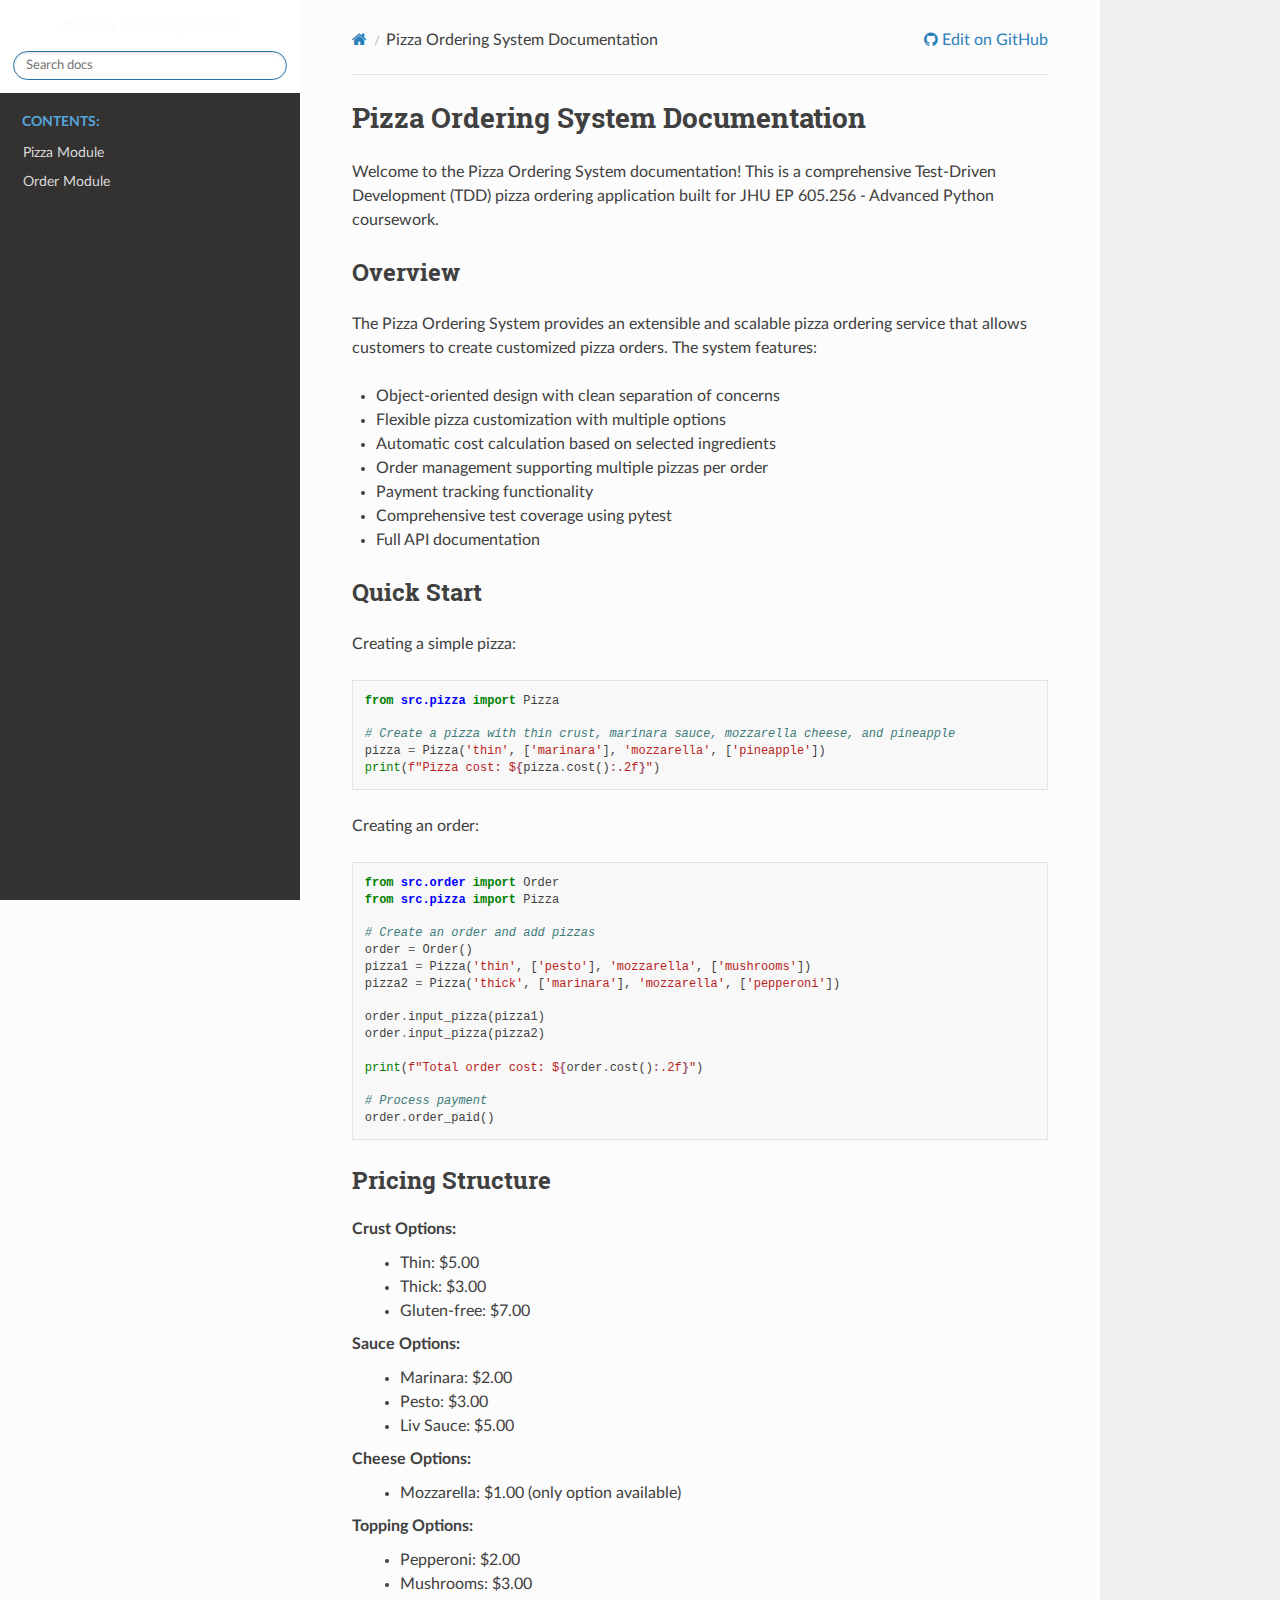
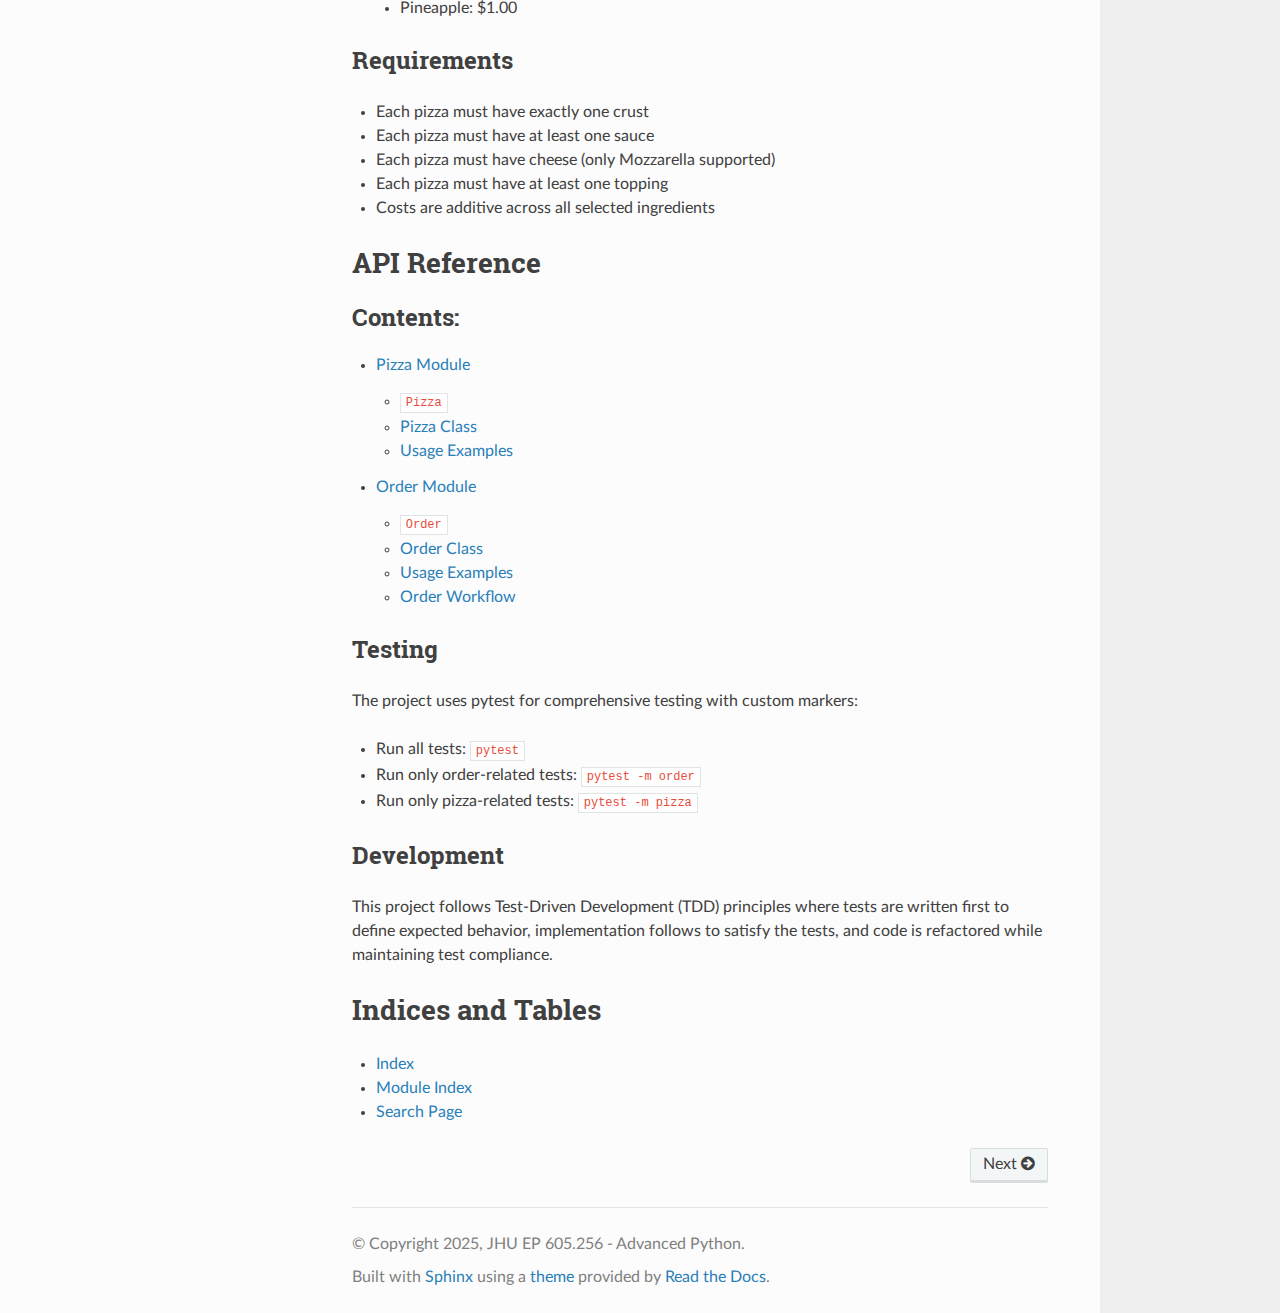
<file: module_4/docs/_build/html/index.html>
<!DOCTYPE html>
<html class="writer-html5" lang="en" data-content_root="./">
<head>
  <meta charset="utf-8" /><meta name="viewport" content="width=device-width, initial-scale=1" />

  <meta name="viewport" content="width=device-width, initial-scale=1.0" />
  <title>Pizza Ordering System Documentation &mdash; Pizza Ordering System 1.0.0 documentation</title>
      <link rel="stylesheet" type="text/css" href="_static/pygments.css?v=b86133f3" />
      <link rel="stylesheet" type="text/css" href="_static/css/theme.css?v=e59714d7" />

  
      <script src="_static/jquery.js?v=5d32c60e"></script>
      <script src="_static/_sphinx_javascript_frameworks_compat.js?v=2cd50e6c"></script>
      <script src="_static/documentation_options.js?v=8d563738"></script>
      <script src="_static/doctools.js?v=9bcbadda"></script>
      <script src="_static/sphinx_highlight.js?v=dc90522c"></script>
    <script src="_static/js/theme.js"></script>
    <link rel="index" title="Index" href="genindex.html" />
    <link rel="search" title="Search" href="search.html" />
    <link rel="next" title="Pizza Module" href="pizza.html" /> 
</head>

<body class="wy-body-for-nav"> 
  <div class="wy-grid-for-nav">
    <nav data-toggle="wy-nav-shift" class="wy-nav-side">
      <div class="wy-side-scroll">
        <div class="wy-side-nav-search"  style="background: white" >

          
          
          <a href="#" class="icon icon-home">
            Pizza Ordering System
          </a>
<div role="search">
  <form id="rtd-search-form" class="wy-form" action="search.html" method="get">
    <input type="text" name="q" placeholder="Search docs" aria-label="Search docs" />
    <input type="hidden" name="check_keywords" value="yes" />
    <input type="hidden" name="area" value="default" />
  </form>
</div>
        </div><div class="wy-menu wy-menu-vertical" data-spy="affix" role="navigation" aria-label="Navigation menu">
              <p class="caption" role="heading"><span class="caption-text">Contents:</span></p>
<ul>
<li class="toctree-l1"><a class="reference internal" href="pizza.html">Pizza Module</a></li>
<li class="toctree-l1"><a class="reference internal" href="order.html">Order Module</a></li>
</ul>

        </div>
      </div>
    </nav>

    <section data-toggle="wy-nav-shift" class="wy-nav-content-wrap"><nav class="wy-nav-top" aria-label="Mobile navigation menu"  style="background: white" >
          <i data-toggle="wy-nav-top" class="fa fa-bars"></i>
          <a href="#">Pizza Ordering System</a>
      </nav>

      <div class="wy-nav-content">
        <div class="rst-content">
          <div role="navigation" aria-label="Page navigation">
  <ul class="wy-breadcrumbs">
      <li><a href="#" class="icon icon-home" aria-label="Home"></a></li>
      <li class="breadcrumb-item active">Pizza Ordering System Documentation</li>
      <li class="wy-breadcrumbs-aside">
              <a href="https://github.com/LateefMumin/jhu_software_concepts/blob/main/module_4/docs/index.rst" class="fa fa-github"> Edit on GitHub</a>
      </li>
  </ul>
  <hr/>
</div>
          <div role="main" class="document" itemscope="itemscope" itemtype="http://schema.org/Article">
           <div itemprop="articleBody">
             
  <section id="pizza-ordering-system-documentation">
<h1>Pizza Ordering System Documentation<a class="headerlink" href="#pizza-ordering-system-documentation" title="Link to this heading"></a></h1>
<p>Welcome to the Pizza Ordering System documentation! This is a comprehensive Test-Driven Development (TDD) pizza ordering application built for JHU EP 605.256 - Advanced Python coursework.</p>
<section id="overview">
<h2>Overview<a class="headerlink" href="#overview" title="Link to this heading"></a></h2>
<p>The Pizza Ordering System provides an extensible and scalable pizza ordering service that allows customers to create customized pizza orders. The system features:</p>
<ul class="simple">
<li><p>Object-oriented design with clean separation of concerns</p></li>
<li><p>Flexible pizza customization with multiple options</p></li>
<li><p>Automatic cost calculation based on selected ingredients</p></li>
<li><p>Order management supporting multiple pizzas per order</p></li>
<li><p>Payment tracking functionality</p></li>
<li><p>Comprehensive test coverage using pytest</p></li>
<li><p>Full API documentation</p></li>
</ul>
</section>
<section id="quick-start">
<h2>Quick Start<a class="headerlink" href="#quick-start" title="Link to this heading"></a></h2>
<p>Creating a simple pizza:</p>
<div class="highlight-default notranslate"><div class="highlight"><pre><span></span><span class="kn">from</span><span class="w"> </span><span class="nn">src.pizza</span><span class="w"> </span><span class="kn">import</span> <span class="n">Pizza</span>

<span class="c1"># Create a pizza with thin crust, marinara sauce, mozzarella cheese, and pineapple</span>
<span class="n">pizza</span> <span class="o">=</span> <span class="n">Pizza</span><span class="p">(</span><span class="s1">&#39;thin&#39;</span><span class="p">,</span> <span class="p">[</span><span class="s1">&#39;marinara&#39;</span><span class="p">],</span> <span class="s1">&#39;mozzarella&#39;</span><span class="p">,</span> <span class="p">[</span><span class="s1">&#39;pineapple&#39;</span><span class="p">])</span>
<span class="nb">print</span><span class="p">(</span><span class="sa">f</span><span class="s2">&quot;Pizza cost: $</span><span class="si">{</span><span class="n">pizza</span><span class="o">.</span><span class="n">cost</span><span class="p">()</span><span class="si">:</span><span class="s2">.2f</span><span class="si">}</span><span class="s2">&quot;</span><span class="p">)</span>
</pre></div>
</div>
<p>Creating an order:</p>
<div class="highlight-default notranslate"><div class="highlight"><pre><span></span><span class="kn">from</span><span class="w"> </span><span class="nn">src.order</span><span class="w"> </span><span class="kn">import</span> <span class="n">Order</span>
<span class="kn">from</span><span class="w"> </span><span class="nn">src.pizza</span><span class="w"> </span><span class="kn">import</span> <span class="n">Pizza</span>

<span class="c1"># Create an order and add pizzas</span>
<span class="n">order</span> <span class="o">=</span> <span class="n">Order</span><span class="p">()</span>
<span class="n">pizza1</span> <span class="o">=</span> <span class="n">Pizza</span><span class="p">(</span><span class="s1">&#39;thin&#39;</span><span class="p">,</span> <span class="p">[</span><span class="s1">&#39;pesto&#39;</span><span class="p">],</span> <span class="s1">&#39;mozzarella&#39;</span><span class="p">,</span> <span class="p">[</span><span class="s1">&#39;mushrooms&#39;</span><span class="p">])</span>
<span class="n">pizza2</span> <span class="o">=</span> <span class="n">Pizza</span><span class="p">(</span><span class="s1">&#39;thick&#39;</span><span class="p">,</span> <span class="p">[</span><span class="s1">&#39;marinara&#39;</span><span class="p">],</span> <span class="s1">&#39;mozzarella&#39;</span><span class="p">,</span> <span class="p">[</span><span class="s1">&#39;pepperoni&#39;</span><span class="p">])</span>

<span class="n">order</span><span class="o">.</span><span class="n">input_pizza</span><span class="p">(</span><span class="n">pizza1</span><span class="p">)</span>
<span class="n">order</span><span class="o">.</span><span class="n">input_pizza</span><span class="p">(</span><span class="n">pizza2</span><span class="p">)</span>

<span class="nb">print</span><span class="p">(</span><span class="sa">f</span><span class="s2">&quot;Total order cost: $</span><span class="si">{</span><span class="n">order</span><span class="o">.</span><span class="n">cost</span><span class="p">()</span><span class="si">:</span><span class="s2">.2f</span><span class="si">}</span><span class="s2">&quot;</span><span class="p">)</span>

<span class="c1"># Process payment</span>
<span class="n">order</span><span class="o">.</span><span class="n">order_paid</span><span class="p">()</span>
</pre></div>
</div>
</section>
<section id="pricing-structure">
<h2>Pricing Structure<a class="headerlink" href="#pricing-structure" title="Link to this heading"></a></h2>
<dl class="simple">
<dt><strong>Crust Options:</strong></dt><dd><ul class="simple">
<li><p>Thin: $5.00</p></li>
<li><p>Thick: $3.00</p></li>
<li><p>Gluten-free: $7.00</p></li>
</ul>
</dd>
<dt><strong>Sauce Options:</strong></dt><dd><ul class="simple">
<li><p>Marinara: $2.00</p></li>
<li><p>Pesto: $3.00</p></li>
<li><p>Liv Sauce: $5.00</p></li>
</ul>
</dd>
<dt><strong>Cheese Options:</strong></dt><dd><ul class="simple">
<li><p>Mozzarella: $1.00 (only option available)</p></li>
</ul>
</dd>
<dt><strong>Topping Options:</strong></dt><dd><ul class="simple">
<li><p>Pepperoni: $2.00</p></li>
<li><p>Mushrooms: $3.00</p></li>
<li><p>Pineapple: $1.00</p></li>
</ul>
</dd>
</dl>
</section>
<section id="requirements">
<h2>Requirements<a class="headerlink" href="#requirements" title="Link to this heading"></a></h2>
<ul class="simple">
<li><p>Each pizza must have exactly one crust</p></li>
<li><p>Each pizza must have at least one sauce</p></li>
<li><p>Each pizza must have cheese (only Mozzarella supported)</p></li>
<li><p>Each pizza must have at least one topping</p></li>
<li><p>Costs are additive across all selected ingredients</p></li>
</ul>
</section>
</section>
<section id="api-reference">
<h1>API Reference<a class="headerlink" href="#api-reference" title="Link to this heading"></a></h1>
<div class="toctree-wrapper compound">
<p class="caption" role="heading"><span class="caption-text">Contents:</span></p>
<ul>
<li class="toctree-l1"><a class="reference internal" href="pizza.html">Pizza Module</a><ul>
<li class="toctree-l2"><a class="reference internal" href="pizza.html#pizza.Pizza"><code class="docutils literal notranslate"><span class="pre">Pizza</span></code></a></li>
<li class="toctree-l2"><a class="reference internal" href="pizza.html#pizza-class">Pizza Class</a></li>
<li class="toctree-l2"><a class="reference internal" href="pizza.html#usage-examples">Usage Examples</a></li>
</ul>
</li>
<li class="toctree-l1"><a class="reference internal" href="order.html">Order Module</a><ul>
<li class="toctree-l2"><a class="reference internal" href="order.html#order.Order"><code class="docutils literal notranslate"><span class="pre">Order</span></code></a></li>
<li class="toctree-l2"><a class="reference internal" href="order.html#order-class">Order Class</a></li>
<li class="toctree-l2"><a class="reference internal" href="order.html#usage-examples">Usage Examples</a></li>
<li class="toctree-l2"><a class="reference internal" href="order.html#order-workflow">Order Workflow</a></li>
</ul>
</li>
</ul>
</div>
<section id="testing">
<h2>Testing<a class="headerlink" href="#testing" title="Link to this heading"></a></h2>
<p>The project uses pytest for comprehensive testing with custom markers:</p>
<ul class="simple">
<li><p>Run all tests: <code class="docutils literal notranslate"><span class="pre">pytest</span></code></p></li>
<li><p>Run only order-related tests: <code class="docutils literal notranslate"><span class="pre">pytest</span> <span class="pre">-m</span> <span class="pre">order</span></code></p></li>
<li><p>Run only pizza-related tests: <code class="docutils literal notranslate"><span class="pre">pytest</span> <span class="pre">-m</span> <span class="pre">pizza</span></code></p></li>
</ul>
</section>
<section id="development">
<h2>Development<a class="headerlink" href="#development" title="Link to this heading"></a></h2>
<p>This project follows Test-Driven Development (TDD) principles where tests are written first to define expected behavior, implementation follows to satisfy the tests, and code is refactored while maintaining test compliance.</p>
</section>
</section>
<section id="indices-and-tables">
<h1>Indices and Tables<a class="headerlink" href="#indices-and-tables" title="Link to this heading"></a></h1>
<ul class="simple">
<li><p><a class="reference internal" href="genindex.html"><span class="std std-ref">Index</span></a></p></li>
<li><p><a class="reference internal" href="py-modindex.html"><span class="std std-ref">Module Index</span></a></p></li>
<li><p><a class="reference internal" href="search.html"><span class="std std-ref">Search Page</span></a></p></li>
</ul>
</section>


           </div>
          </div>
          <footer><div class="rst-footer-buttons" role="navigation" aria-label="Footer">
        <a href="pizza.html" class="btn btn-neutral float-right" title="Pizza Module" accesskey="n" rel="next">Next <span class="fa fa-arrow-circle-right" aria-hidden="true"></span></a>
    </div>

  <hr/>

  <div role="contentinfo">
    <p>&#169; Copyright 2025, JHU EP 605.256 - Advanced Python.</p>
  </div>

  Built with <a href="https://www.sphinx-doc.org/">Sphinx</a> using a
    <a href="https://github.com/readthedocs/sphinx_rtd_theme">theme</a>
    provided by <a href="https://readthedocs.org">Read the Docs</a>.
   

</footer>
        </div>
      </div>
    </section>
  </div>
  <script>
      jQuery(function () {
          SphinxRtdTheme.Navigation.enable(true);
      });
  </script> 

</body>
</html>
</file>
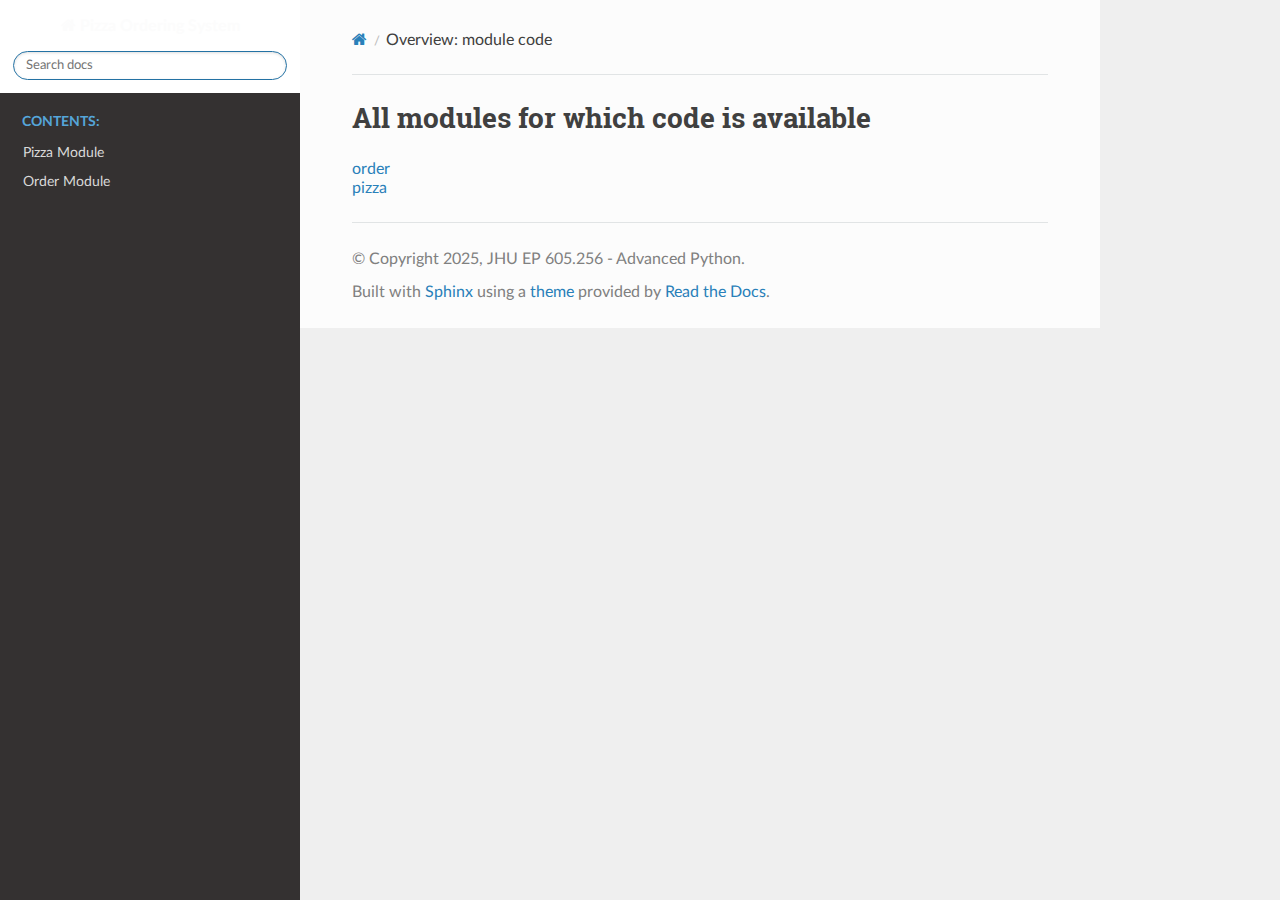
<file: module_4/docs/_build/html/_modules/index.html>
<!DOCTYPE html>
<html class="writer-html5" lang="en" data-content_root="../">
<head>
  <meta charset="utf-8" />
  <meta name="viewport" content="width=device-width, initial-scale=1.0" />
  <title>Overview: module code &mdash; Pizza Ordering System 1.0.0 documentation</title>
      <link rel="stylesheet" type="text/css" href="../_static/pygments.css?v=b86133f3" />
      <link rel="stylesheet" type="text/css" href="../_static/css/theme.css?v=e59714d7" />

  
      <script src="../_static/jquery.js?v=5d32c60e"></script>
      <script src="../_static/_sphinx_javascript_frameworks_compat.js?v=2cd50e6c"></script>
      <script src="../_static/documentation_options.js?v=8d563738"></script>
      <script src="../_static/doctools.js?v=9bcbadda"></script>
      <script src="../_static/sphinx_highlight.js?v=dc90522c"></script>
    <script src="../_static/js/theme.js"></script>
    <link rel="index" title="Index" href="../genindex.html" />
    <link rel="search" title="Search" href="../search.html" /> 
</head>

<body class="wy-body-for-nav"> 
  <div class="wy-grid-for-nav">
    <nav data-toggle="wy-nav-shift" class="wy-nav-side">
      <div class="wy-side-scroll">
        <div class="wy-side-nav-search"  style="background: white" >

          
          
          <a href="../index.html" class="icon icon-home">
            Pizza Ordering System
          </a>
<div role="search">
  <form id="rtd-search-form" class="wy-form" action="../search.html" method="get">
    <input type="text" name="q" placeholder="Search docs" aria-label="Search docs" />
    <input type="hidden" name="check_keywords" value="yes" />
    <input type="hidden" name="area" value="default" />
  </form>
</div>
        </div><div class="wy-menu wy-menu-vertical" data-spy="affix" role="navigation" aria-label="Navigation menu">
              <p class="caption" role="heading"><span class="caption-text">Contents:</span></p>
<ul>
<li class="toctree-l1"><a class="reference internal" href="../pizza.html">Pizza Module</a></li>
<li class="toctree-l1"><a class="reference internal" href="../order.html">Order Module</a></li>
</ul>

        </div>
      </div>
    </nav>

    <section data-toggle="wy-nav-shift" class="wy-nav-content-wrap"><nav class="wy-nav-top" aria-label="Mobile navigation menu"  style="background: white" >
          <i data-toggle="wy-nav-top" class="fa fa-bars"></i>
          <a href="../index.html">Pizza Ordering System</a>
      </nav>

      <div class="wy-nav-content">
        <div class="rst-content">
          <div role="navigation" aria-label="Page navigation">
  <ul class="wy-breadcrumbs">
      <li><a href="../index.html" class="icon icon-home" aria-label="Home"></a></li>
      <li class="breadcrumb-item active">Overview: module code</li>
      <li class="wy-breadcrumbs-aside">
      </li>
  </ul>
  <hr/>
</div>
          <div role="main" class="document" itemscope="itemscope" itemtype="http://schema.org/Article">
           <div itemprop="articleBody">
             
  <h1>All modules for which code is available</h1>
<ul><li><a href="order.html">order</a></li>
<li><a href="pizza.html">pizza</a></li>
</ul>

           </div>
          </div>
          <footer>

  <hr/>

  <div role="contentinfo">
    <p>&#169; Copyright 2025, JHU EP 605.256 - Advanced Python.</p>
  </div>

  Built with <a href="https://www.sphinx-doc.org/">Sphinx</a> using a
    <a href="https://github.com/readthedocs/sphinx_rtd_theme">theme</a>
    provided by <a href="https://readthedocs.org">Read the Docs</a>.
   

</footer>
        </div>
      </div>
    </section>
  </div>
  <script>
      jQuery(function () {
          SphinxRtdTheme.Navigation.enable(true);
      });
  </script> 

</body>
</html>
</file>
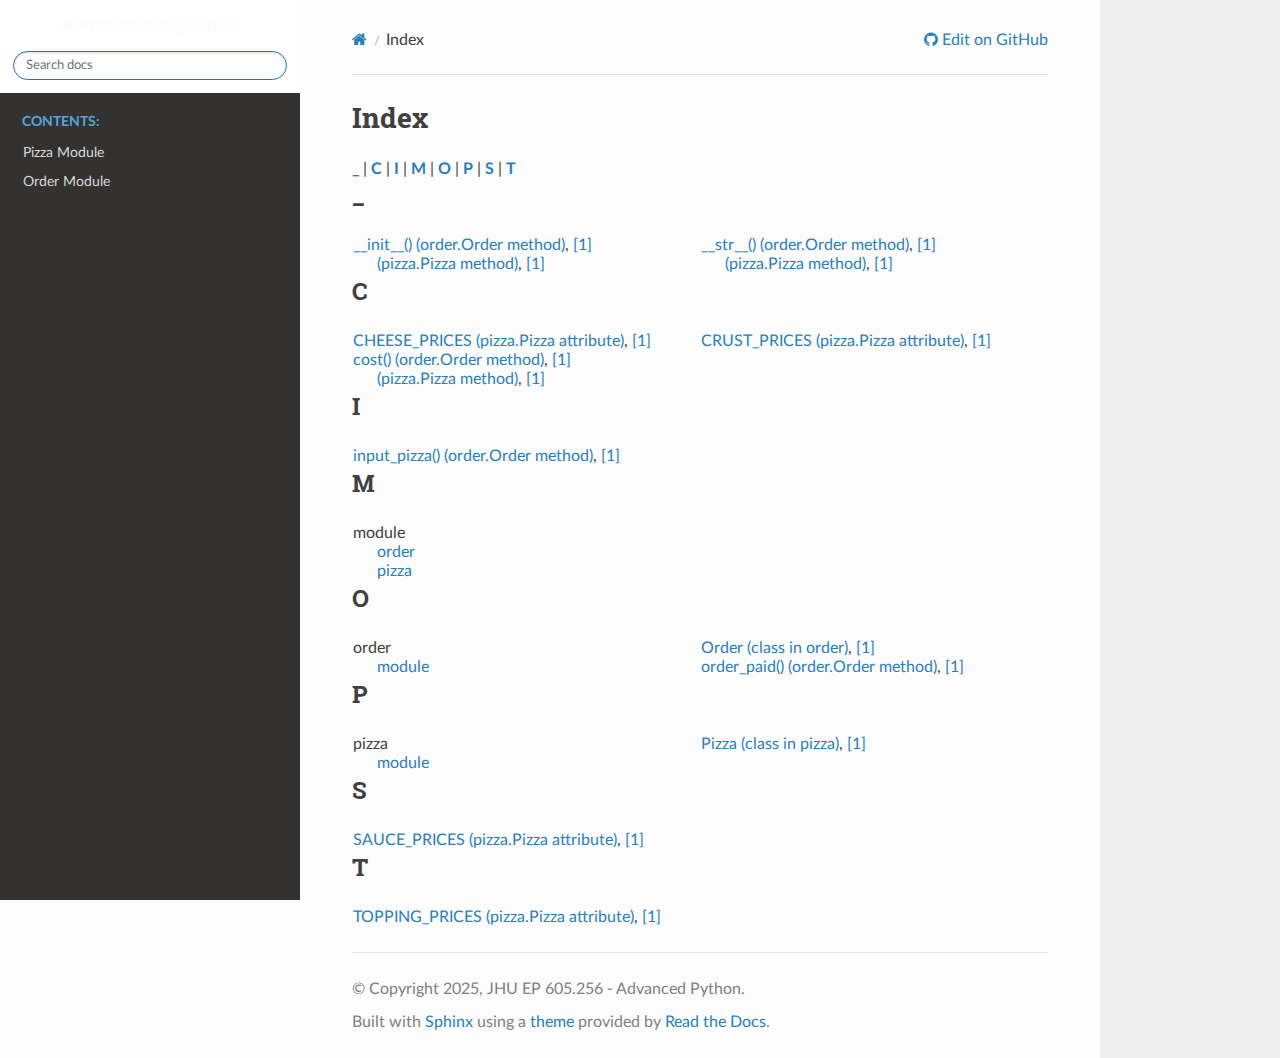
<file: module_4/docs/_build/html/genindex.html>
<!DOCTYPE html>
<html class="writer-html5" lang="en" data-content_root="./">
<head>
  <meta charset="utf-8" />
  <meta name="viewport" content="width=device-width, initial-scale=1.0" />
  <title>Index &mdash; Pizza Ordering System 1.0.0 documentation</title>
      <link rel="stylesheet" type="text/css" href="_static/pygments.css?v=b86133f3" />
      <link rel="stylesheet" type="text/css" href="_static/css/theme.css?v=e59714d7" />

  
      <script src="_static/jquery.js?v=5d32c60e"></script>
      <script src="_static/_sphinx_javascript_frameworks_compat.js?v=2cd50e6c"></script>
      <script src="_static/documentation_options.js?v=8d563738"></script>
      <script src="_static/doctools.js?v=9bcbadda"></script>
      <script src="_static/sphinx_highlight.js?v=dc90522c"></script>
    <script src="_static/js/theme.js"></script>
    <link rel="index" title="Index" href="#" />
    <link rel="search" title="Search" href="search.html" /> 
</head>

<body class="wy-body-for-nav"> 
  <div class="wy-grid-for-nav">
    <nav data-toggle="wy-nav-shift" class="wy-nav-side">
      <div class="wy-side-scroll">
        <div class="wy-side-nav-search"  style="background: white" >

          
          
          <a href="index.html" class="icon icon-home">
            Pizza Ordering System
          </a>
<div role="search">
  <form id="rtd-search-form" class="wy-form" action="search.html" method="get">
    <input type="text" name="q" placeholder="Search docs" aria-label="Search docs" />
    <input type="hidden" name="check_keywords" value="yes" />
    <input type="hidden" name="area" value="default" />
  </form>
</div>
        </div><div class="wy-menu wy-menu-vertical" data-spy="affix" role="navigation" aria-label="Navigation menu">
              <p class="caption" role="heading"><span class="caption-text">Contents:</span></p>
<ul>
<li class="toctree-l1"><a class="reference internal" href="pizza.html">Pizza Module</a></li>
<li class="toctree-l1"><a class="reference internal" href="order.html">Order Module</a></li>
</ul>

        </div>
      </div>
    </nav>

    <section data-toggle="wy-nav-shift" class="wy-nav-content-wrap"><nav class="wy-nav-top" aria-label="Mobile navigation menu"  style="background: white" >
          <i data-toggle="wy-nav-top" class="fa fa-bars"></i>
          <a href="index.html">Pizza Ordering System</a>
      </nav>

      <div class="wy-nav-content">
        <div class="rst-content">
          <div role="navigation" aria-label="Page navigation">
  <ul class="wy-breadcrumbs">
      <li><a href="index.html" class="icon icon-home" aria-label="Home"></a></li>
      <li class="breadcrumb-item active">Index</li>
      <li class="wy-breadcrumbs-aside">
              <a href="https://github.com/LateefMumin/jhu_software_concepts/blob/main/module_4/docs/genindex" class="fa fa-github"> Edit on GitHub</a>
      </li>
  </ul>
  <hr/>
</div>
          <div role="main" class="document" itemscope="itemscope" itemtype="http://schema.org/Article">
           <div itemprop="articleBody">
             

<h1 id="index">Index</h1>

<div class="genindex-jumpbox">
 <a href="#_"><strong>_</strong></a>
 | <a href="#C"><strong>C</strong></a>
 | <a href="#I"><strong>I</strong></a>
 | <a href="#M"><strong>M</strong></a>
 | <a href="#O"><strong>O</strong></a>
 | <a href="#P"><strong>P</strong></a>
 | <a href="#S"><strong>S</strong></a>
 | <a href="#T"><strong>T</strong></a>
 
</div>
<h2 id="_">_</h2>
<table style="width: 100%" class="indextable genindextable"><tr>
  <td style="width: 33%; vertical-align: top;"><ul>
      <li><a href="order.html#id1">__init__() (order.Order method)</a>, <a href="order.html#order.Order.__init__">[1]</a>

      <ul>
        <li><a href="pizza.html#id5">(pizza.Pizza method)</a>, <a href="pizza.html#pizza.Pizza.__init__">[1]</a>
</li>
      </ul></li>
  </ul></td>
  <td style="width: 33%; vertical-align: top;"><ul>
      <li><a href="order.html#id5">__str__() (order.Order method)</a>, <a href="order.html#order.Order.__str__">[1]</a>

      <ul>
        <li><a href="pizza.html#id7">(pizza.Pizza method)</a>, <a href="pizza.html#pizza.Pizza.__str__">[1]</a>
</li>
      </ul></li>
  </ul></td>
</tr></table>

<h2 id="C">C</h2>
<table style="width: 100%" class="indextable genindextable"><tr>
  <td style="width: 33%; vertical-align: top;"><ul>
      <li><a href="pizza.html#id3">CHEESE_PRICES (pizza.Pizza attribute)</a>, <a href="pizza.html#pizza.Pizza.CHEESE_PRICES">[1]</a>
</li>
      <li><a href="order.html#id4">cost() (order.Order method)</a>, <a href="order.html#order.Order.cost">[1]</a>

      <ul>
        <li><a href="pizza.html#id6">(pizza.Pizza method)</a>, <a href="pizza.html#pizza.Pizza.cost">[1]</a>
</li>
      </ul></li>
  </ul></td>
  <td style="width: 33%; vertical-align: top;"><ul>
      <li><a href="pizza.html#id1">CRUST_PRICES (pizza.Pizza attribute)</a>, <a href="pizza.html#pizza.Pizza.CRUST_PRICES">[1]</a>
</li>
  </ul></td>
</tr></table>

<h2 id="I">I</h2>
<table style="width: 100%" class="indextable genindextable"><tr>
  <td style="width: 33%; vertical-align: top;"><ul>
      <li><a href="order.html#id2">input_pizza() (order.Order method)</a>, <a href="order.html#order.Order.input_pizza">[1]</a>
</li>
  </ul></td>
</tr></table>

<h2 id="M">M</h2>
<table style="width: 100%" class="indextable genindextable"><tr>
  <td style="width: 33%; vertical-align: top;"><ul>
      <li>
    module

      <ul>
        <li><a href="order.html#module-order">order</a>
</li>
        <li><a href="pizza.html#module-pizza">pizza</a>
</li>
      </ul></li>
  </ul></td>
</tr></table>

<h2 id="O">O</h2>
<table style="width: 100%" class="indextable genindextable"><tr>
  <td style="width: 33%; vertical-align: top;"><ul>
      <li>
    order

      <ul>
        <li><a href="order.html#module-order">module</a>
</li>
      </ul></li>
  </ul></td>
  <td style="width: 33%; vertical-align: top;"><ul>
      <li><a href="order.html#id0">Order (class in order)</a>, <a href="order.html#order.Order">[1]</a>
</li>
      <li><a href="order.html#id3">order_paid() (order.Order method)</a>, <a href="order.html#order.Order.order_paid">[1]</a>
</li>
  </ul></td>
</tr></table>

<h2 id="P">P</h2>
<table style="width: 100%" class="indextable genindextable"><tr>
  <td style="width: 33%; vertical-align: top;"><ul>
      <li>
    pizza

      <ul>
        <li><a href="pizza.html#module-pizza">module</a>
</li>
      </ul></li>
  </ul></td>
  <td style="width: 33%; vertical-align: top;"><ul>
      <li><a href="pizza.html#id0">Pizza (class in pizza)</a>, <a href="pizza.html#pizza.Pizza">[1]</a>
</li>
  </ul></td>
</tr></table>

<h2 id="S">S</h2>
<table style="width: 100%" class="indextable genindextable"><tr>
  <td style="width: 33%; vertical-align: top;"><ul>
      <li><a href="pizza.html#id2">SAUCE_PRICES (pizza.Pizza attribute)</a>, <a href="pizza.html#pizza.Pizza.SAUCE_PRICES">[1]</a>
</li>
  </ul></td>
</tr></table>

<h2 id="T">T</h2>
<table style="width: 100%" class="indextable genindextable"><tr>
  <td style="width: 33%; vertical-align: top;"><ul>
      <li><a href="pizza.html#id4">TOPPING_PRICES (pizza.Pizza attribute)</a>, <a href="pizza.html#pizza.Pizza.TOPPING_PRICES">[1]</a>
</li>
  </ul></td>
</tr></table>



           </div>
          </div>
          <footer>

  <hr/>

  <div role="contentinfo">
    <p>&#169; Copyright 2025, JHU EP 605.256 - Advanced Python.</p>
  </div>

  Built with <a href="https://www.sphinx-doc.org/">Sphinx</a> using a
    <a href="https://github.com/readthedocs/sphinx_rtd_theme">theme</a>
    provided by <a href="https://readthedocs.org">Read the Docs</a>.
   

</footer>
        </div>
      </div>
    </section>
  </div>
  <script>
      jQuery(function () {
          SphinxRtdTheme.Navigation.enable(true);
      });
  </script> 

</body>
</html>
</file>
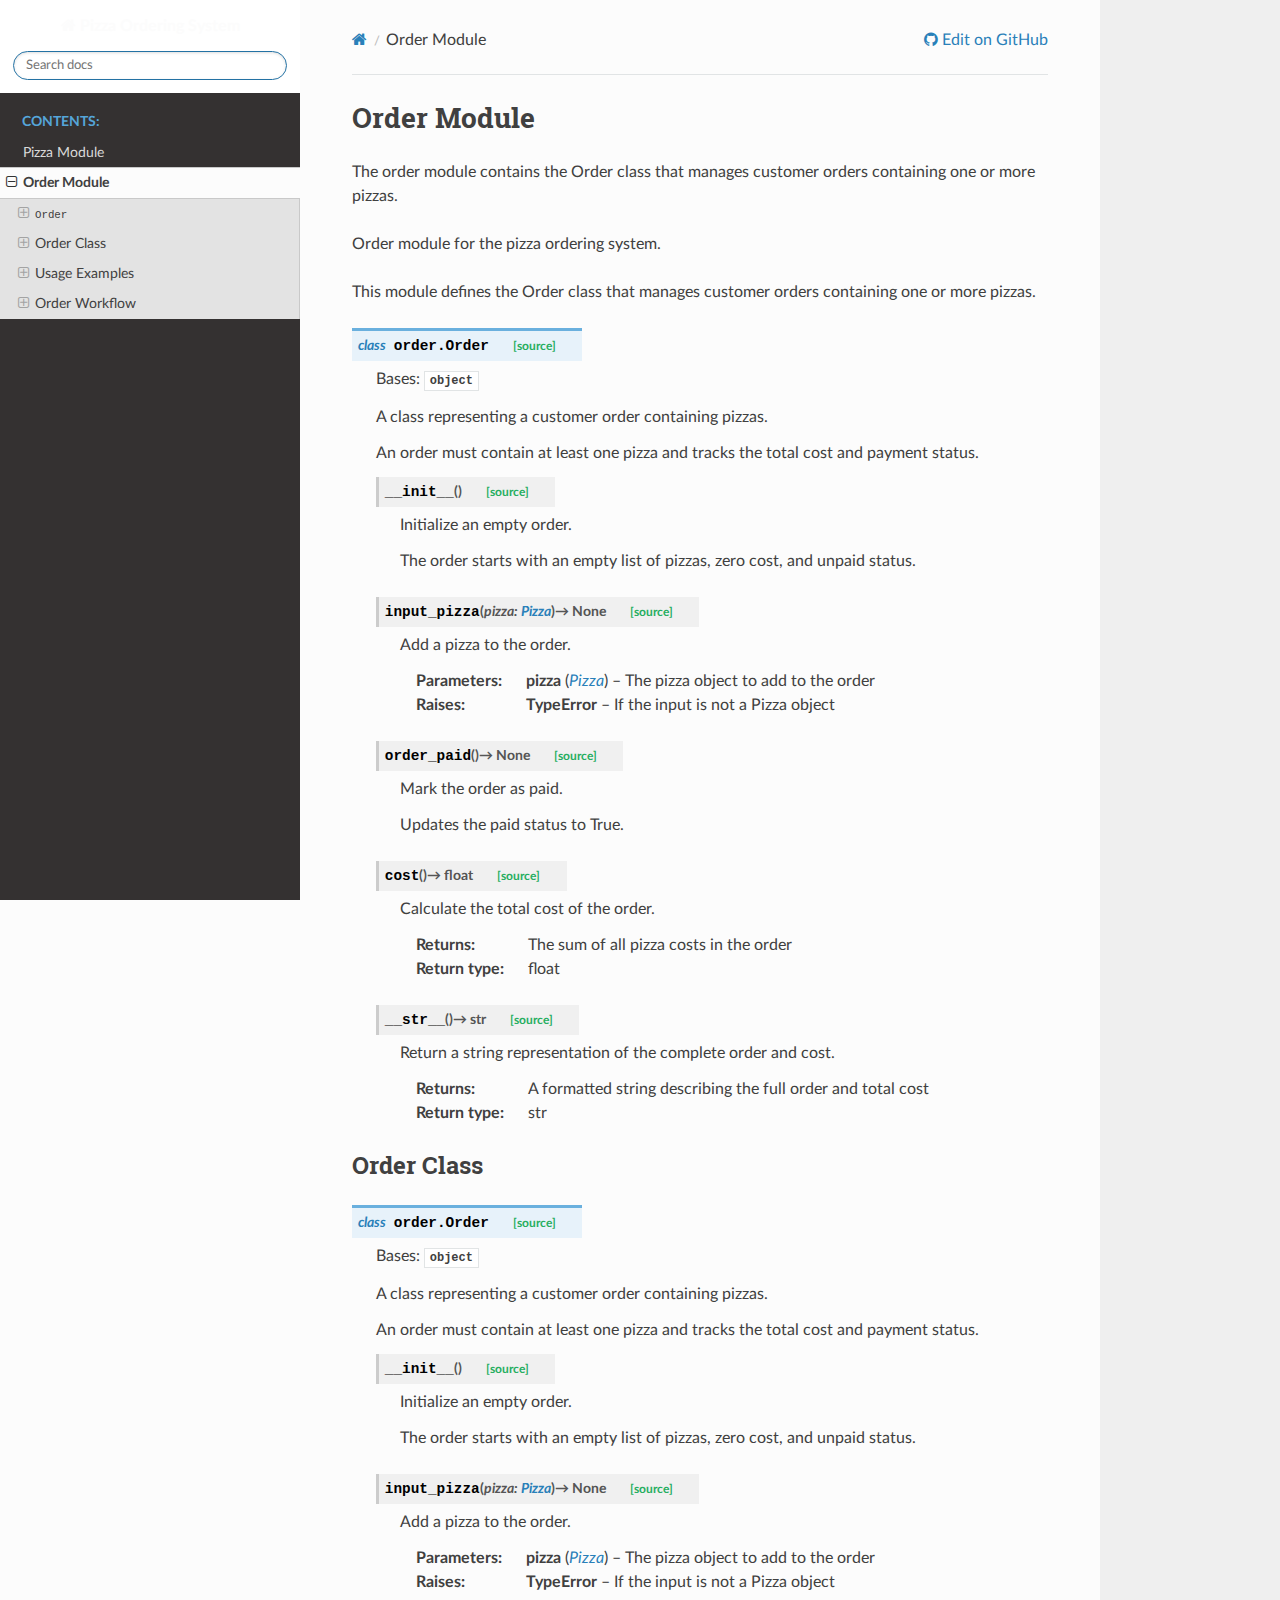
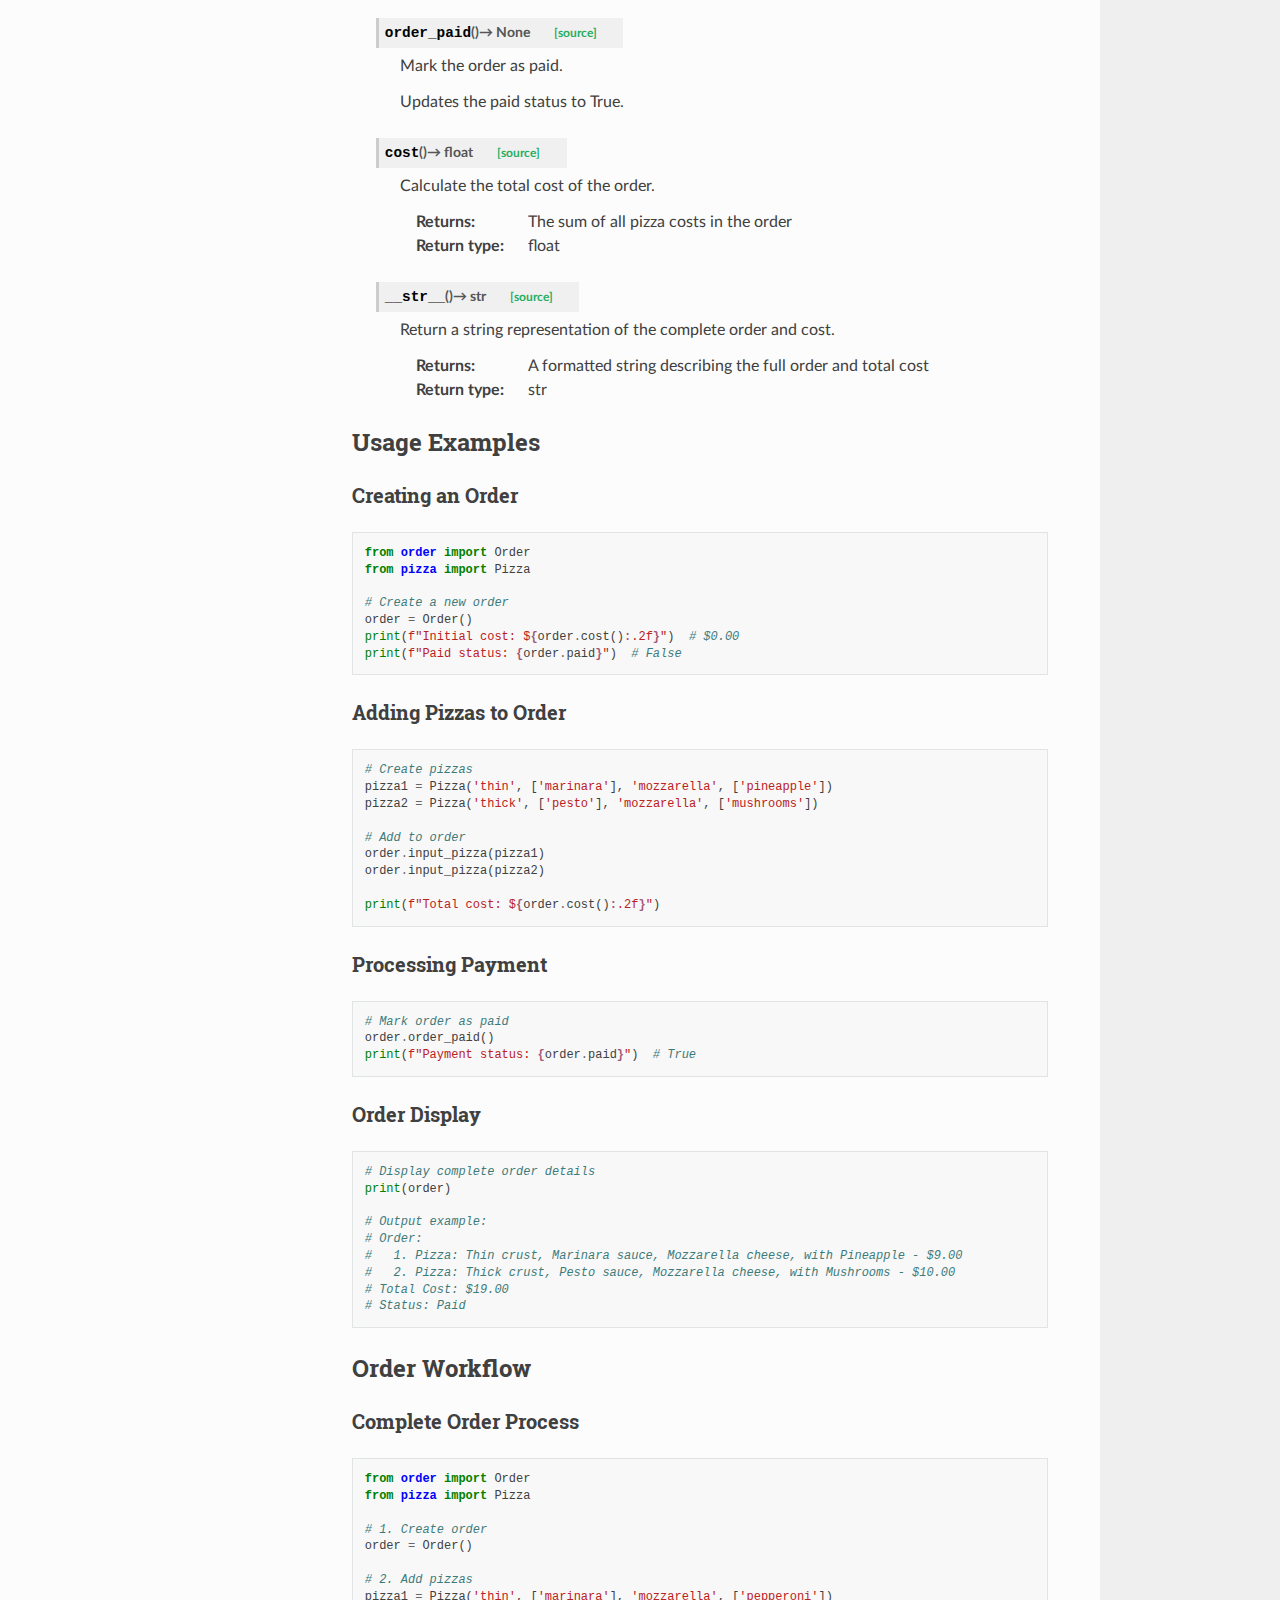
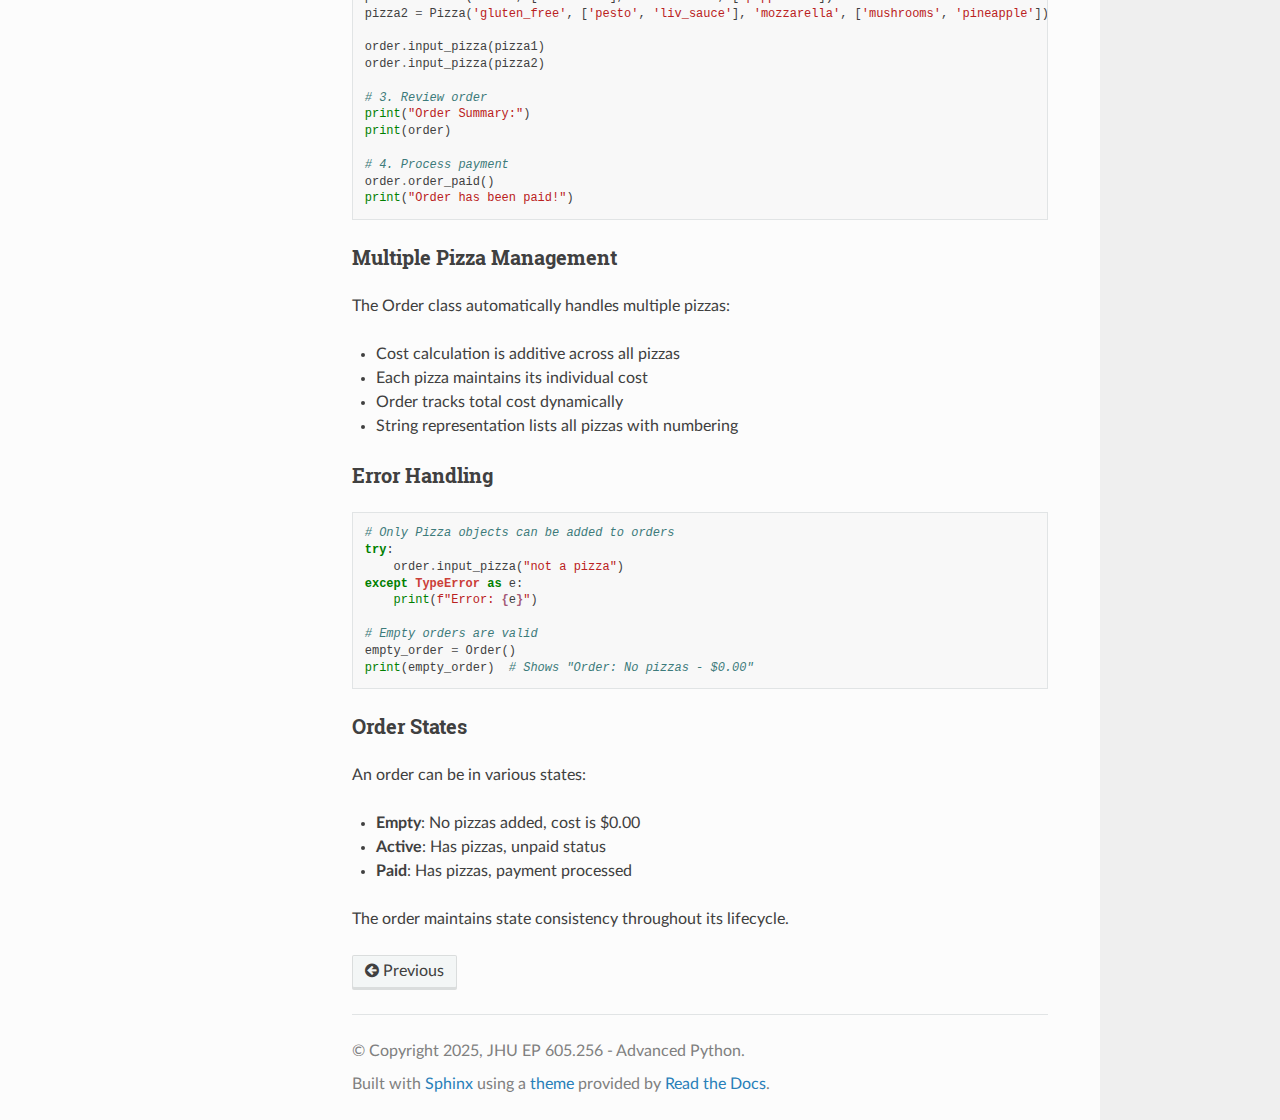
<file: module_4/docs/_build/html/order.html>
<!DOCTYPE html>
<html class="writer-html5" lang="en" data-content_root="./">
<head>
  <meta charset="utf-8" /><meta name="viewport" content="width=device-width, initial-scale=1" />

  <meta name="viewport" content="width=device-width, initial-scale=1.0" />
  <title>Order Module &mdash; Pizza Ordering System 1.0.0 documentation</title>
      <link rel="stylesheet" type="text/css" href="_static/pygments.css?v=b86133f3" />
      <link rel="stylesheet" type="text/css" href="_static/css/theme.css?v=e59714d7" />

  
      <script src="_static/jquery.js?v=5d32c60e"></script>
      <script src="_static/_sphinx_javascript_frameworks_compat.js?v=2cd50e6c"></script>
      <script src="_static/documentation_options.js?v=8d563738"></script>
      <script src="_static/doctools.js?v=9bcbadda"></script>
      <script src="_static/sphinx_highlight.js?v=dc90522c"></script>
    <script src="_static/js/theme.js"></script>
    <link rel="index" title="Index" href="genindex.html" />
    <link rel="search" title="Search" href="search.html" />
    <link rel="prev" title="Pizza Module" href="pizza.html" /> 
</head>

<body class="wy-body-for-nav"> 
  <div class="wy-grid-for-nav">
    <nav data-toggle="wy-nav-shift" class="wy-nav-side">
      <div class="wy-side-scroll">
        <div class="wy-side-nav-search"  style="background: white" >

          
          
          <a href="index.html" class="icon icon-home">
            Pizza Ordering System
          </a>
<div role="search">
  <form id="rtd-search-form" class="wy-form" action="search.html" method="get">
    <input type="text" name="q" placeholder="Search docs" aria-label="Search docs" />
    <input type="hidden" name="check_keywords" value="yes" />
    <input type="hidden" name="area" value="default" />
  </form>
</div>
        </div><div class="wy-menu wy-menu-vertical" data-spy="affix" role="navigation" aria-label="Navigation menu">
              <p class="caption" role="heading"><span class="caption-text">Contents:</span></p>
<ul class="current">
<li class="toctree-l1"><a class="reference internal" href="pizza.html">Pizza Module</a></li>
<li class="toctree-l1 current"><a class="current reference internal" href="#">Order Module</a><ul>
<li class="toctree-l2"><a class="reference internal" href="#order.Order"><code class="docutils literal notranslate"><span class="pre">Order</span></code></a><ul>
<li class="toctree-l3"><a class="reference internal" href="#order.Order.__init__"><code class="docutils literal notranslate"><span class="pre">Order.__init__()</span></code></a></li>
<li class="toctree-l3"><a class="reference internal" href="#order.Order.input_pizza"><code class="docutils literal notranslate"><span class="pre">Order.input_pizza()</span></code></a></li>
<li class="toctree-l3"><a class="reference internal" href="#order.Order.order_paid"><code class="docutils literal notranslate"><span class="pre">Order.order_paid()</span></code></a></li>
<li class="toctree-l3"><a class="reference internal" href="#order.Order.cost"><code class="docutils literal notranslate"><span class="pre">Order.cost()</span></code></a></li>
<li class="toctree-l3"><a class="reference internal" href="#order.Order.__str__"><code class="docutils literal notranslate"><span class="pre">Order.__str__()</span></code></a></li>
</ul>
</li>
<li class="toctree-l2"><a class="reference internal" href="#order-class">Order Class</a><ul>
<li class="toctree-l3"><a class="reference internal" href="#id0"><code class="docutils literal notranslate"><span class="pre">Order</span></code></a><ul>
<li class="toctree-l4"><a class="reference internal" href="#id1"><code class="docutils literal notranslate"><span class="pre">Order.__init__()</span></code></a></li>
<li class="toctree-l4"><a class="reference internal" href="#id2"><code class="docutils literal notranslate"><span class="pre">Order.input_pizza()</span></code></a></li>
<li class="toctree-l4"><a class="reference internal" href="#id3"><code class="docutils literal notranslate"><span class="pre">Order.order_paid()</span></code></a></li>
<li class="toctree-l4"><a class="reference internal" href="#id4"><code class="docutils literal notranslate"><span class="pre">Order.cost()</span></code></a></li>
<li class="toctree-l4"><a class="reference internal" href="#id5"><code class="docutils literal notranslate"><span class="pre">Order.__str__()</span></code></a></li>
</ul>
</li>
</ul>
</li>
<li class="toctree-l2"><a class="reference internal" href="#usage-examples">Usage Examples</a><ul>
<li class="toctree-l3"><a class="reference internal" href="#creating-an-order">Creating an Order</a></li>
<li class="toctree-l3"><a class="reference internal" href="#adding-pizzas-to-order">Adding Pizzas to Order</a></li>
<li class="toctree-l3"><a class="reference internal" href="#processing-payment">Processing Payment</a></li>
<li class="toctree-l3"><a class="reference internal" href="#order-display">Order Display</a></li>
</ul>
</li>
<li class="toctree-l2"><a class="reference internal" href="#order-workflow">Order Workflow</a><ul>
<li class="toctree-l3"><a class="reference internal" href="#complete-order-process">Complete Order Process</a></li>
<li class="toctree-l3"><a class="reference internal" href="#multiple-pizza-management">Multiple Pizza Management</a></li>
<li class="toctree-l3"><a class="reference internal" href="#error-handling">Error Handling</a></li>
<li class="toctree-l3"><a class="reference internal" href="#order-states">Order States</a></li>
</ul>
</li>
</ul>
</li>
</ul>

        </div>
      </div>
    </nav>

    <section data-toggle="wy-nav-shift" class="wy-nav-content-wrap"><nav class="wy-nav-top" aria-label="Mobile navigation menu"  style="background: white" >
          <i data-toggle="wy-nav-top" class="fa fa-bars"></i>
          <a href="index.html">Pizza Ordering System</a>
      </nav>

      <div class="wy-nav-content">
        <div class="rst-content">
          <div role="navigation" aria-label="Page navigation">
  <ul class="wy-breadcrumbs">
      <li><a href="index.html" class="icon icon-home" aria-label="Home"></a></li>
      <li class="breadcrumb-item active">Order Module</li>
      <li class="wy-breadcrumbs-aside">
              <a href="https://github.com/LateefMumin/jhu_software_concepts/blob/main/module_4/docs/order.rst" class="fa fa-github"> Edit on GitHub</a>
      </li>
  </ul>
  <hr/>
</div>
          <div role="main" class="document" itemscope="itemscope" itemtype="http://schema.org/Article">
           <div itemprop="articleBody">
             
  <section id="order-module">
<h1>Order Module<a class="headerlink" href="#order-module" title="Link to this heading"></a></h1>
<p>The order module contains the Order class that manages customer orders containing one or more pizzas.</p>
<p id="module-order">Order module for the pizza ordering system.</p>
<p>This module defines the Order class that manages customer orders
containing one or more pizzas.</p>
<dl class="py class">
<dt class="sig sig-object py" id="order.Order">
<em class="property"><span class="k"><span class="pre">class</span></span><span class="w"> </span></em><span class="sig-prename descclassname"><span class="pre">order.</span></span><span class="sig-name descname"><span class="pre">Order</span></span><a class="reference internal" href="_modules/order.html#Order"><span class="viewcode-link"><span class="pre">[source]</span></span></a><a class="headerlink" href="#order.Order" title="Link to this definition"></a></dt>
<dd><p>Bases: <code class="xref py py-class docutils literal notranslate"><span class="pre">object</span></code></p>
<p>A class representing a customer order containing pizzas.</p>
<p>An order must contain at least one pizza and tracks the total cost
and payment status.</p>
<dl class="py method">
<dt class="sig sig-object py" id="order.Order.__init__">
<span class="sig-name descname"><span class="pre">__init__</span></span><span class="sig-paren">(</span><span class="sig-paren">)</span><a class="reference internal" href="_modules/order.html#Order.__init__"><span class="viewcode-link"><span class="pre">[source]</span></span></a><a class="headerlink" href="#order.Order.__init__" title="Link to this definition"></a></dt>
<dd><p>Initialize an empty order.</p>
<p>The order starts with an empty list of pizzas, zero cost,
and unpaid status.</p>
</dd></dl>

<dl class="py method">
<dt class="sig sig-object py" id="order.Order.input_pizza">
<span class="sig-name descname"><span class="pre">input_pizza</span></span><span class="sig-paren">(</span><em class="sig-param"><span class="n"><span class="pre">pizza</span></span><span class="p"><span class="pre">:</span></span><span class="w"> </span><span class="n"><a class="reference internal" href="pizza.html#id0" title="pizza.Pizza"><span class="pre">Pizza</span></a></span></em><span class="sig-paren">)</span> <span class="sig-return"><span class="sig-return-icon">&#x2192;</span> <span class="sig-return-typehint"><span class="pre">None</span></span></span><a class="reference internal" href="_modules/order.html#Order.input_pizza"><span class="viewcode-link"><span class="pre">[source]</span></span></a><a class="headerlink" href="#order.Order.input_pizza" title="Link to this definition"></a></dt>
<dd><p>Add a pizza to the order.</p>
<dl class="field-list simple">
<dt class="field-odd">Parameters<span class="colon">:</span></dt>
<dd class="field-odd"><p><strong>pizza</strong> (<a class="reference internal" href="pizza.html#id0" title="pizza.Pizza"><em>Pizza</em></a>) – The pizza object to add to the order</p>
</dd>
<dt class="field-even">Raises<span class="colon">:</span></dt>
<dd class="field-even"><p><strong>TypeError</strong> – If the input is not a Pizza object</p>
</dd>
</dl>
</dd></dl>

<dl class="py method">
<dt class="sig sig-object py" id="order.Order.order_paid">
<span class="sig-name descname"><span class="pre">order_paid</span></span><span class="sig-paren">(</span><span class="sig-paren">)</span> <span class="sig-return"><span class="sig-return-icon">&#x2192;</span> <span class="sig-return-typehint"><span class="pre">None</span></span></span><a class="reference internal" href="_modules/order.html#Order.order_paid"><span class="viewcode-link"><span class="pre">[source]</span></span></a><a class="headerlink" href="#order.Order.order_paid" title="Link to this definition"></a></dt>
<dd><p>Mark the order as paid.</p>
<p>Updates the paid status to True.</p>
</dd></dl>

<dl class="py method">
<dt class="sig sig-object py" id="order.Order.cost">
<span class="sig-name descname"><span class="pre">cost</span></span><span class="sig-paren">(</span><span class="sig-paren">)</span> <span class="sig-return"><span class="sig-return-icon">&#x2192;</span> <span class="sig-return-typehint"><span class="pre">float</span></span></span><a class="reference internal" href="_modules/order.html#Order.cost"><span class="viewcode-link"><span class="pre">[source]</span></span></a><a class="headerlink" href="#order.Order.cost" title="Link to this definition"></a></dt>
<dd><p>Calculate the total cost of the order.</p>
<dl class="field-list simple">
<dt class="field-odd">Returns<span class="colon">:</span></dt>
<dd class="field-odd"><p>The sum of all pizza costs in the order</p>
</dd>
<dt class="field-even">Return type<span class="colon">:</span></dt>
<dd class="field-even"><p>float</p>
</dd>
</dl>
</dd></dl>

<dl class="py method">
<dt class="sig sig-object py" id="order.Order.__str__">
<span class="sig-name descname"><span class="pre">__str__</span></span><span class="sig-paren">(</span><span class="sig-paren">)</span> <span class="sig-return"><span class="sig-return-icon">&#x2192;</span> <span class="sig-return-typehint"><span class="pre">str</span></span></span><a class="reference internal" href="_modules/order.html#Order.__str__"><span class="viewcode-link"><span class="pre">[source]</span></span></a><a class="headerlink" href="#order.Order.__str__" title="Link to this definition"></a></dt>
<dd><p>Return a string representation of the complete order and cost.</p>
<dl class="field-list simple">
<dt class="field-odd">Returns<span class="colon">:</span></dt>
<dd class="field-odd"><p>A formatted string describing the full order and total cost</p>
</dd>
<dt class="field-even">Return type<span class="colon">:</span></dt>
<dd class="field-even"><p>str</p>
</dd>
</dl>
</dd></dl>

</dd></dl>

<section id="order-class">
<h2>Order Class<a class="headerlink" href="#order-class" title="Link to this heading"></a></h2>
<dl class="py class">
<dt class="sig sig-object py" id="id0">
<em class="property"><span class="k"><span class="pre">class</span></span><span class="w"> </span></em><span class="sig-prename descclassname"><span class="pre">order.</span></span><span class="sig-name descname"><span class="pre">Order</span></span><a class="reference internal" href="_modules/order.html#Order"><span class="viewcode-link"><span class="pre">[source]</span></span></a><a class="headerlink" href="#id0" title="Link to this definition"></a></dt>
<dd><p>Bases: <code class="xref py py-class docutils literal notranslate"><span class="pre">object</span></code></p>
<p>A class representing a customer order containing pizzas.</p>
<p>An order must contain at least one pizza and tracks the total cost
and payment status.</p>
<dl class="py method">
<dt class="sig sig-object py" id="id1">
<span class="sig-name descname"><span class="pre">__init__</span></span><span class="sig-paren">(</span><span class="sig-paren">)</span><a class="reference internal" href="_modules/order.html#Order.__init__"><span class="viewcode-link"><span class="pre">[source]</span></span></a><a class="headerlink" href="#id1" title="Link to this definition"></a></dt>
<dd><p>Initialize an empty order.</p>
<p>The order starts with an empty list of pizzas, zero cost,
and unpaid status.</p>
</dd></dl>

<dl class="py method">
<dt class="sig sig-object py" id="id2">
<span class="sig-name descname"><span class="pre">input_pizza</span></span><span class="sig-paren">(</span><em class="sig-param"><span class="n"><span class="pre">pizza</span></span><span class="p"><span class="pre">:</span></span><span class="w"> </span><span class="n"><a class="reference internal" href="pizza.html#id0" title="pizza.Pizza"><span class="pre">Pizza</span></a></span></em><span class="sig-paren">)</span> <span class="sig-return"><span class="sig-return-icon">&#x2192;</span> <span class="sig-return-typehint"><span class="pre">None</span></span></span><a class="reference internal" href="_modules/order.html#Order.input_pizza"><span class="viewcode-link"><span class="pre">[source]</span></span></a><a class="headerlink" href="#id2" title="Link to this definition"></a></dt>
<dd><p>Add a pizza to the order.</p>
<dl class="field-list simple">
<dt class="field-odd">Parameters<span class="colon">:</span></dt>
<dd class="field-odd"><p><strong>pizza</strong> (<a class="reference internal" href="pizza.html#id0" title="pizza.Pizza"><em>Pizza</em></a>) – The pizza object to add to the order</p>
</dd>
<dt class="field-even">Raises<span class="colon">:</span></dt>
<dd class="field-even"><p><strong>TypeError</strong> – If the input is not a Pizza object</p>
</dd>
</dl>
</dd></dl>

<dl class="py method">
<dt class="sig sig-object py" id="id3">
<span class="sig-name descname"><span class="pre">order_paid</span></span><span class="sig-paren">(</span><span class="sig-paren">)</span> <span class="sig-return"><span class="sig-return-icon">&#x2192;</span> <span class="sig-return-typehint"><span class="pre">None</span></span></span><a class="reference internal" href="_modules/order.html#Order.order_paid"><span class="viewcode-link"><span class="pre">[source]</span></span></a><a class="headerlink" href="#id3" title="Link to this definition"></a></dt>
<dd><p>Mark the order as paid.</p>
<p>Updates the paid status to True.</p>
</dd></dl>

<dl class="py method">
<dt class="sig sig-object py" id="id4">
<span class="sig-name descname"><span class="pre">cost</span></span><span class="sig-paren">(</span><span class="sig-paren">)</span> <span class="sig-return"><span class="sig-return-icon">&#x2192;</span> <span class="sig-return-typehint"><span class="pre">float</span></span></span><a class="reference internal" href="_modules/order.html#Order.cost"><span class="viewcode-link"><span class="pre">[source]</span></span></a><a class="headerlink" href="#id4" title="Link to this definition"></a></dt>
<dd><p>Calculate the total cost of the order.</p>
<dl class="field-list simple">
<dt class="field-odd">Returns<span class="colon">:</span></dt>
<dd class="field-odd"><p>The sum of all pizza costs in the order</p>
</dd>
<dt class="field-even">Return type<span class="colon">:</span></dt>
<dd class="field-even"><p>float</p>
</dd>
</dl>
</dd></dl>

<dl class="py method">
<dt class="sig sig-object py" id="id5">
<span class="sig-name descname"><span class="pre">__str__</span></span><span class="sig-paren">(</span><span class="sig-paren">)</span> <span class="sig-return"><span class="sig-return-icon">&#x2192;</span> <span class="sig-return-typehint"><span class="pre">str</span></span></span><a class="reference internal" href="_modules/order.html#Order.__str__"><span class="viewcode-link"><span class="pre">[source]</span></span></a><a class="headerlink" href="#id5" title="Link to this definition"></a></dt>
<dd><p>Return a string representation of the complete order and cost.</p>
<dl class="field-list simple">
<dt class="field-odd">Returns<span class="colon">:</span></dt>
<dd class="field-odd"><p>A formatted string describing the full order and total cost</p>
</dd>
<dt class="field-even">Return type<span class="colon">:</span></dt>
<dd class="field-even"><p>str</p>
</dd>
</dl>
</dd></dl>

</dd></dl>

</section>
<section id="usage-examples">
<h2>Usage Examples<a class="headerlink" href="#usage-examples" title="Link to this heading"></a></h2>
<section id="creating-an-order">
<h3>Creating an Order<a class="headerlink" href="#creating-an-order" title="Link to this heading"></a></h3>
<div class="highlight-default notranslate"><div class="highlight"><pre><span></span><span class="kn">from</span><span class="w"> </span><span class="nn">order</span><span class="w"> </span><span class="kn">import</span> <span class="n">Order</span>
<span class="kn">from</span><span class="w"> </span><span class="nn">pizza</span><span class="w"> </span><span class="kn">import</span> <span class="n">Pizza</span>

<span class="c1"># Create a new order</span>
<span class="n">order</span> <span class="o">=</span> <span class="n">Order</span><span class="p">()</span>
<span class="nb">print</span><span class="p">(</span><span class="sa">f</span><span class="s2">&quot;Initial cost: $</span><span class="si">{</span><span class="n">order</span><span class="o">.</span><span class="n">cost</span><span class="p">()</span><span class="si">:</span><span class="s2">.2f</span><span class="si">}</span><span class="s2">&quot;</span><span class="p">)</span>  <span class="c1"># $0.00</span>
<span class="nb">print</span><span class="p">(</span><span class="sa">f</span><span class="s2">&quot;Paid status: </span><span class="si">{</span><span class="n">order</span><span class="o">.</span><span class="n">paid</span><span class="si">}</span><span class="s2">&quot;</span><span class="p">)</span>  <span class="c1"># False</span>
</pre></div>
</div>
</section>
<section id="adding-pizzas-to-order">
<h3>Adding Pizzas to Order<a class="headerlink" href="#adding-pizzas-to-order" title="Link to this heading"></a></h3>
<div class="highlight-default notranslate"><div class="highlight"><pre><span></span><span class="c1"># Create pizzas</span>
<span class="n">pizza1</span> <span class="o">=</span> <span class="n">Pizza</span><span class="p">(</span><span class="s1">&#39;thin&#39;</span><span class="p">,</span> <span class="p">[</span><span class="s1">&#39;marinara&#39;</span><span class="p">],</span> <span class="s1">&#39;mozzarella&#39;</span><span class="p">,</span> <span class="p">[</span><span class="s1">&#39;pineapple&#39;</span><span class="p">])</span>
<span class="n">pizza2</span> <span class="o">=</span> <span class="n">Pizza</span><span class="p">(</span><span class="s1">&#39;thick&#39;</span><span class="p">,</span> <span class="p">[</span><span class="s1">&#39;pesto&#39;</span><span class="p">],</span> <span class="s1">&#39;mozzarella&#39;</span><span class="p">,</span> <span class="p">[</span><span class="s1">&#39;mushrooms&#39;</span><span class="p">])</span>

<span class="c1"># Add to order</span>
<span class="n">order</span><span class="o">.</span><span class="n">input_pizza</span><span class="p">(</span><span class="n">pizza1</span><span class="p">)</span>
<span class="n">order</span><span class="o">.</span><span class="n">input_pizza</span><span class="p">(</span><span class="n">pizza2</span><span class="p">)</span>

<span class="nb">print</span><span class="p">(</span><span class="sa">f</span><span class="s2">&quot;Total cost: $</span><span class="si">{</span><span class="n">order</span><span class="o">.</span><span class="n">cost</span><span class="p">()</span><span class="si">:</span><span class="s2">.2f</span><span class="si">}</span><span class="s2">&quot;</span><span class="p">)</span>
</pre></div>
</div>
</section>
<section id="processing-payment">
<h3>Processing Payment<a class="headerlink" href="#processing-payment" title="Link to this heading"></a></h3>
<div class="highlight-default notranslate"><div class="highlight"><pre><span></span><span class="c1"># Mark order as paid</span>
<span class="n">order</span><span class="o">.</span><span class="n">order_paid</span><span class="p">()</span>
<span class="nb">print</span><span class="p">(</span><span class="sa">f</span><span class="s2">&quot;Payment status: </span><span class="si">{</span><span class="n">order</span><span class="o">.</span><span class="n">paid</span><span class="si">}</span><span class="s2">&quot;</span><span class="p">)</span>  <span class="c1"># True</span>
</pre></div>
</div>
</section>
<section id="order-display">
<h3>Order Display<a class="headerlink" href="#order-display" title="Link to this heading"></a></h3>
<div class="highlight-default notranslate"><div class="highlight"><pre><span></span><span class="c1"># Display complete order details</span>
<span class="nb">print</span><span class="p">(</span><span class="n">order</span><span class="p">)</span>

<span class="c1"># Output example:</span>
<span class="c1"># Order:</span>
<span class="c1">#   1. Pizza: Thin crust, Marinara sauce, Mozzarella cheese, with Pineapple - $9.00</span>
<span class="c1">#   2. Pizza: Thick crust, Pesto sauce, Mozzarella cheese, with Mushrooms - $10.00</span>
<span class="c1"># Total Cost: $19.00</span>
<span class="c1"># Status: Paid</span>
</pre></div>
</div>
</section>
</section>
<section id="order-workflow">
<h2>Order Workflow<a class="headerlink" href="#order-workflow" title="Link to this heading"></a></h2>
<section id="complete-order-process">
<h3>Complete Order Process<a class="headerlink" href="#complete-order-process" title="Link to this heading"></a></h3>
<div class="highlight-default notranslate"><div class="highlight"><pre><span></span><span class="kn">from</span><span class="w"> </span><span class="nn">order</span><span class="w"> </span><span class="kn">import</span> <span class="n">Order</span>
<span class="kn">from</span><span class="w"> </span><span class="nn">pizza</span><span class="w"> </span><span class="kn">import</span> <span class="n">Pizza</span>

<span class="c1"># 1. Create order</span>
<span class="n">order</span> <span class="o">=</span> <span class="n">Order</span><span class="p">()</span>

<span class="c1"># 2. Add pizzas</span>
<span class="n">pizza1</span> <span class="o">=</span> <span class="n">Pizza</span><span class="p">(</span><span class="s1">&#39;thin&#39;</span><span class="p">,</span> <span class="p">[</span><span class="s1">&#39;marinara&#39;</span><span class="p">],</span> <span class="s1">&#39;mozzarella&#39;</span><span class="p">,</span> <span class="p">[</span><span class="s1">&#39;pepperoni&#39;</span><span class="p">])</span>
<span class="n">pizza2</span> <span class="o">=</span> <span class="n">Pizza</span><span class="p">(</span><span class="s1">&#39;gluten_free&#39;</span><span class="p">,</span> <span class="p">[</span><span class="s1">&#39;pesto&#39;</span><span class="p">,</span> <span class="s1">&#39;liv_sauce&#39;</span><span class="p">],</span> <span class="s1">&#39;mozzarella&#39;</span><span class="p">,</span> <span class="p">[</span><span class="s1">&#39;mushrooms&#39;</span><span class="p">,</span> <span class="s1">&#39;pineapple&#39;</span><span class="p">])</span>

<span class="n">order</span><span class="o">.</span><span class="n">input_pizza</span><span class="p">(</span><span class="n">pizza1</span><span class="p">)</span>
<span class="n">order</span><span class="o">.</span><span class="n">input_pizza</span><span class="p">(</span><span class="n">pizza2</span><span class="p">)</span>

<span class="c1"># 3. Review order</span>
<span class="nb">print</span><span class="p">(</span><span class="s2">&quot;Order Summary:&quot;</span><span class="p">)</span>
<span class="nb">print</span><span class="p">(</span><span class="n">order</span><span class="p">)</span>

<span class="c1"># 4. Process payment</span>
<span class="n">order</span><span class="o">.</span><span class="n">order_paid</span><span class="p">()</span>
<span class="nb">print</span><span class="p">(</span><span class="s2">&quot;Order has been paid!&quot;</span><span class="p">)</span>
</pre></div>
</div>
</section>
<section id="multiple-pizza-management">
<h3>Multiple Pizza Management<a class="headerlink" href="#multiple-pizza-management" title="Link to this heading"></a></h3>
<p>The Order class automatically handles multiple pizzas:</p>
<ul class="simple">
<li><p>Cost calculation is additive across all pizzas</p></li>
<li><p>Each pizza maintains its individual cost</p></li>
<li><p>Order tracks total cost dynamically</p></li>
<li><p>String representation lists all pizzas with numbering</p></li>
</ul>
</section>
<section id="error-handling">
<h3>Error Handling<a class="headerlink" href="#error-handling" title="Link to this heading"></a></h3>
<div class="highlight-default notranslate"><div class="highlight"><pre><span></span><span class="c1"># Only Pizza objects can be added to orders</span>
<span class="k">try</span><span class="p">:</span>
    <span class="n">order</span><span class="o">.</span><span class="n">input_pizza</span><span class="p">(</span><span class="s2">&quot;not a pizza&quot;</span><span class="p">)</span>
<span class="k">except</span> <span class="ne">TypeError</span> <span class="k">as</span> <span class="n">e</span><span class="p">:</span>
    <span class="nb">print</span><span class="p">(</span><span class="sa">f</span><span class="s2">&quot;Error: </span><span class="si">{</span><span class="n">e</span><span class="si">}</span><span class="s2">&quot;</span><span class="p">)</span>

<span class="c1"># Empty orders are valid</span>
<span class="n">empty_order</span> <span class="o">=</span> <span class="n">Order</span><span class="p">()</span>
<span class="nb">print</span><span class="p">(</span><span class="n">empty_order</span><span class="p">)</span>  <span class="c1"># Shows &quot;Order: No pizzas - $0.00&quot;</span>
</pre></div>
</div>
</section>
<section id="order-states">
<h3>Order States<a class="headerlink" href="#order-states" title="Link to this heading"></a></h3>
<p>An order can be in various states:</p>
<ul class="simple">
<li><p><strong>Empty</strong>: No pizzas added, cost is $0.00</p></li>
<li><p><strong>Active</strong>: Has pizzas, unpaid status</p></li>
<li><p><strong>Paid</strong>: Has pizzas, payment processed</p></li>
</ul>
<p>The order maintains state consistency throughout its lifecycle.</p>
</section>
</section>
</section>


           </div>
          </div>
          <footer><div class="rst-footer-buttons" role="navigation" aria-label="Footer">
        <a href="pizza.html" class="btn btn-neutral float-left" title="Pizza Module" accesskey="p" rel="prev"><span class="fa fa-arrow-circle-left" aria-hidden="true"></span> Previous</a>
    </div>

  <hr/>

  <div role="contentinfo">
    <p>&#169; Copyright 2025, JHU EP 605.256 - Advanced Python.</p>
  </div>

  Built with <a href="https://www.sphinx-doc.org/">Sphinx</a> using a
    <a href="https://github.com/readthedocs/sphinx_rtd_theme">theme</a>
    provided by <a href="https://readthedocs.org">Read the Docs</a>.
   

</footer>
        </div>
      </div>
    </section>
  </div>
  <script>
      jQuery(function () {
          SphinxRtdTheme.Navigation.enable(true);
      });
  </script> 

</body>
</html>
</file>
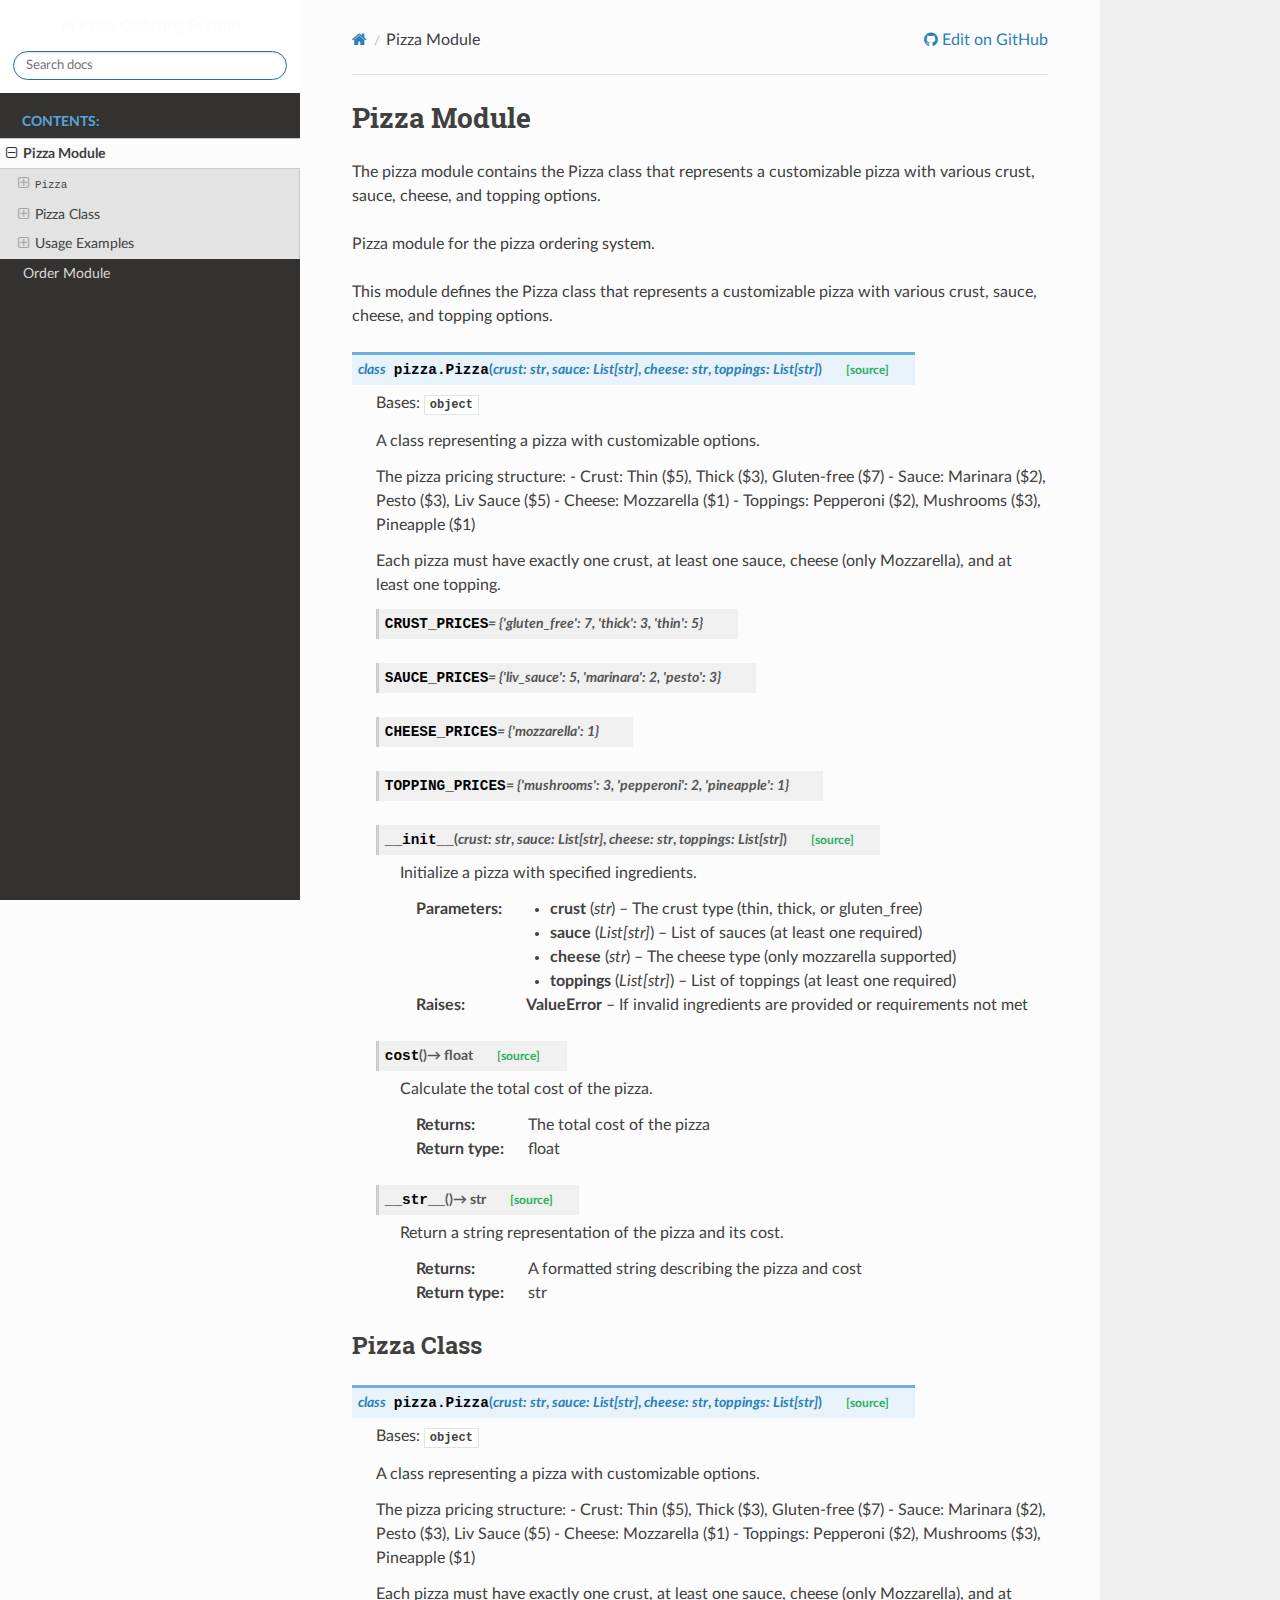
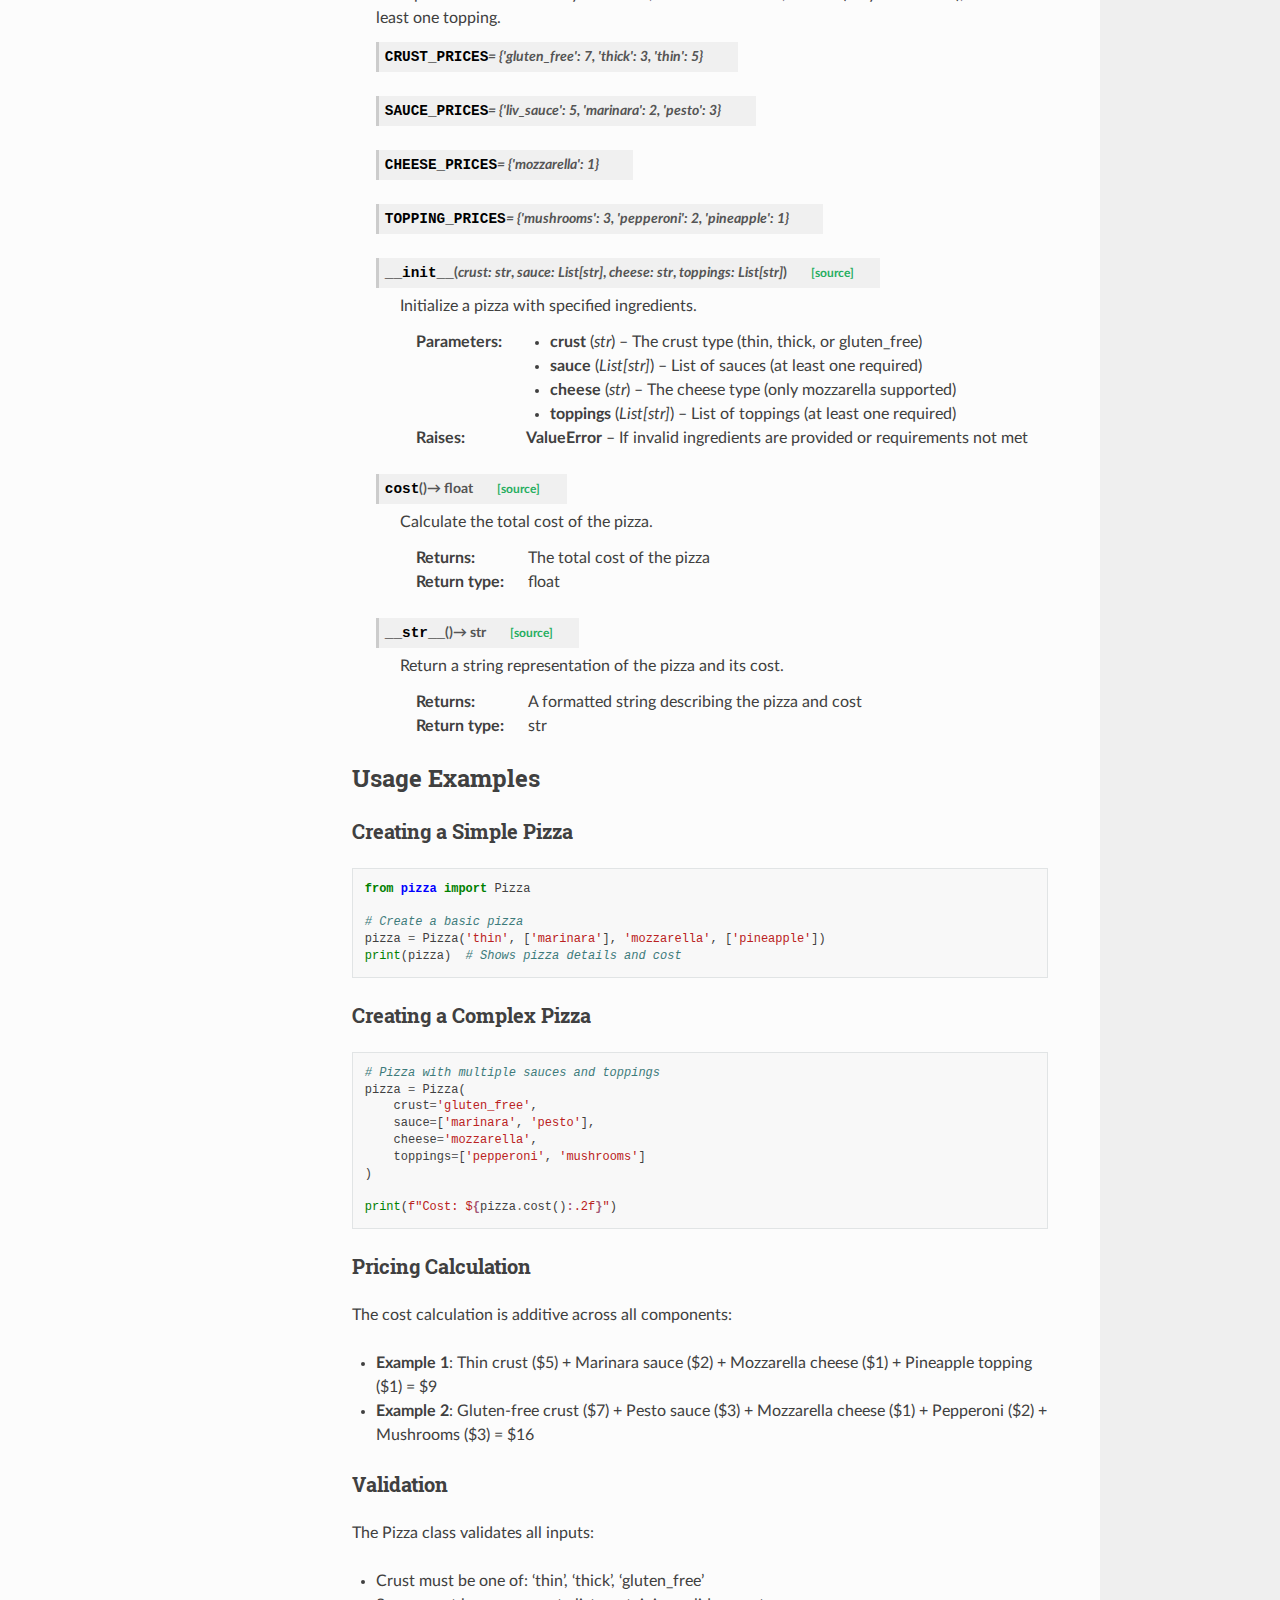
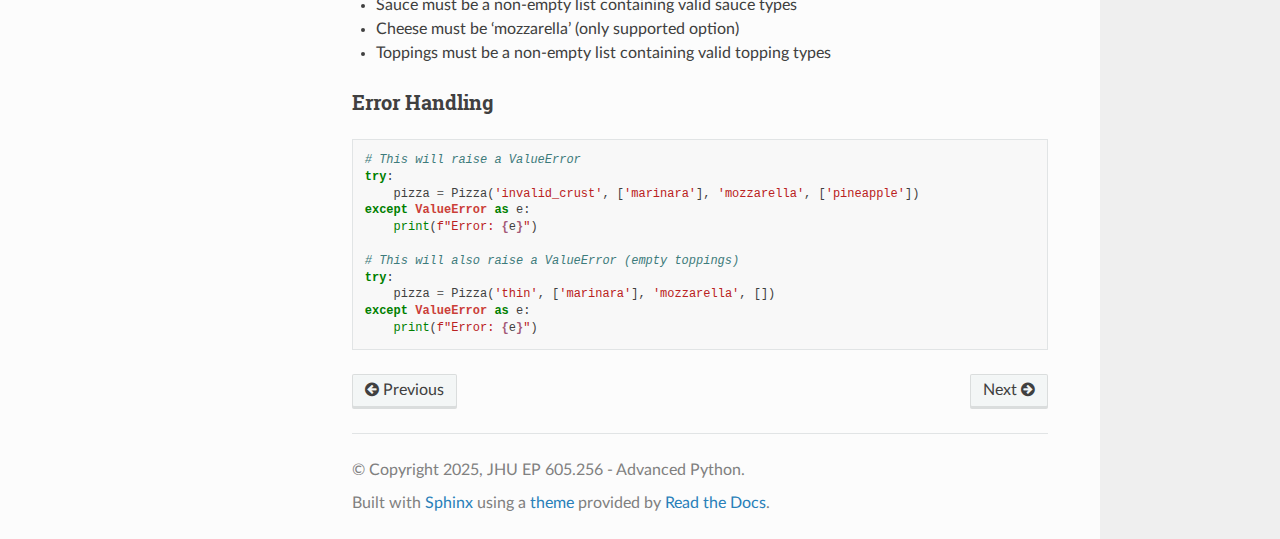
<file: module_4/docs/_build/html/pizza.html>
<!DOCTYPE html>
<html class="writer-html5" lang="en" data-content_root="./">
<head>
  <meta charset="utf-8" /><meta name="viewport" content="width=device-width, initial-scale=1" />

  <meta name="viewport" content="width=device-width, initial-scale=1.0" />
  <title>Pizza Module &mdash; Pizza Ordering System 1.0.0 documentation</title>
      <link rel="stylesheet" type="text/css" href="_static/pygments.css?v=b86133f3" />
      <link rel="stylesheet" type="text/css" href="_static/css/theme.css?v=e59714d7" />

  
      <script src="_static/jquery.js?v=5d32c60e"></script>
      <script src="_static/_sphinx_javascript_frameworks_compat.js?v=2cd50e6c"></script>
      <script src="_static/documentation_options.js?v=8d563738"></script>
      <script src="_static/doctools.js?v=9bcbadda"></script>
      <script src="_static/sphinx_highlight.js?v=dc90522c"></script>
    <script src="_static/js/theme.js"></script>
    <link rel="index" title="Index" href="genindex.html" />
    <link rel="search" title="Search" href="search.html" />
    <link rel="next" title="Order Module" href="order.html" />
    <link rel="prev" title="Pizza Ordering System Documentation" href="index.html" /> 
</head>

<body class="wy-body-for-nav"> 
  <div class="wy-grid-for-nav">
    <nav data-toggle="wy-nav-shift" class="wy-nav-side">
      <div class="wy-side-scroll">
        <div class="wy-side-nav-search"  style="background: white" >

          
          
          <a href="index.html" class="icon icon-home">
            Pizza Ordering System
          </a>
<div role="search">
  <form id="rtd-search-form" class="wy-form" action="search.html" method="get">
    <input type="text" name="q" placeholder="Search docs" aria-label="Search docs" />
    <input type="hidden" name="check_keywords" value="yes" />
    <input type="hidden" name="area" value="default" />
  </form>
</div>
        </div><div class="wy-menu wy-menu-vertical" data-spy="affix" role="navigation" aria-label="Navigation menu">
              <p class="caption" role="heading"><span class="caption-text">Contents:</span></p>
<ul class="current">
<li class="toctree-l1 current"><a class="current reference internal" href="#">Pizza Module</a><ul>
<li class="toctree-l2"><a class="reference internal" href="#pizza.Pizza"><code class="docutils literal notranslate"><span class="pre">Pizza</span></code></a><ul>
<li class="toctree-l3"><a class="reference internal" href="#pizza.Pizza.CRUST_PRICES"><code class="docutils literal notranslate"><span class="pre">Pizza.CRUST_PRICES</span></code></a></li>
<li class="toctree-l3"><a class="reference internal" href="#pizza.Pizza.SAUCE_PRICES"><code class="docutils literal notranslate"><span class="pre">Pizza.SAUCE_PRICES</span></code></a></li>
<li class="toctree-l3"><a class="reference internal" href="#pizza.Pizza.CHEESE_PRICES"><code class="docutils literal notranslate"><span class="pre">Pizza.CHEESE_PRICES</span></code></a></li>
<li class="toctree-l3"><a class="reference internal" href="#pizza.Pizza.TOPPING_PRICES"><code class="docutils literal notranslate"><span class="pre">Pizza.TOPPING_PRICES</span></code></a></li>
<li class="toctree-l3"><a class="reference internal" href="#pizza.Pizza.__init__"><code class="docutils literal notranslate"><span class="pre">Pizza.__init__()</span></code></a></li>
<li class="toctree-l3"><a class="reference internal" href="#pizza.Pizza.cost"><code class="docutils literal notranslate"><span class="pre">Pizza.cost()</span></code></a></li>
<li class="toctree-l3"><a class="reference internal" href="#pizza.Pizza.__str__"><code class="docutils literal notranslate"><span class="pre">Pizza.__str__()</span></code></a></li>
</ul>
</li>
<li class="toctree-l2"><a class="reference internal" href="#pizza-class">Pizza Class</a><ul>
<li class="toctree-l3"><a class="reference internal" href="#id0"><code class="docutils literal notranslate"><span class="pre">Pizza</span></code></a><ul>
<li class="toctree-l4"><a class="reference internal" href="#id1"><code class="docutils literal notranslate"><span class="pre">Pizza.CRUST_PRICES</span></code></a></li>
<li class="toctree-l4"><a class="reference internal" href="#id2"><code class="docutils literal notranslate"><span class="pre">Pizza.SAUCE_PRICES</span></code></a></li>
<li class="toctree-l4"><a class="reference internal" href="#id3"><code class="docutils literal notranslate"><span class="pre">Pizza.CHEESE_PRICES</span></code></a></li>
<li class="toctree-l4"><a class="reference internal" href="#id4"><code class="docutils literal notranslate"><span class="pre">Pizza.TOPPING_PRICES</span></code></a></li>
<li class="toctree-l4"><a class="reference internal" href="#id5"><code class="docutils literal notranslate"><span class="pre">Pizza.__init__()</span></code></a></li>
<li class="toctree-l4"><a class="reference internal" href="#id6"><code class="docutils literal notranslate"><span class="pre">Pizza.cost()</span></code></a></li>
<li class="toctree-l4"><a class="reference internal" href="#id7"><code class="docutils literal notranslate"><span class="pre">Pizza.__str__()</span></code></a></li>
</ul>
</li>
</ul>
</li>
<li class="toctree-l2"><a class="reference internal" href="#usage-examples">Usage Examples</a><ul>
<li class="toctree-l3"><a class="reference internal" href="#creating-a-simple-pizza">Creating a Simple Pizza</a></li>
<li class="toctree-l3"><a class="reference internal" href="#creating-a-complex-pizza">Creating a Complex Pizza</a></li>
<li class="toctree-l3"><a class="reference internal" href="#pricing-calculation">Pricing Calculation</a></li>
<li class="toctree-l3"><a class="reference internal" href="#validation">Validation</a></li>
<li class="toctree-l3"><a class="reference internal" href="#error-handling">Error Handling</a></li>
</ul>
</li>
</ul>
</li>
<li class="toctree-l1"><a class="reference internal" href="order.html">Order Module</a></li>
</ul>

        </div>
      </div>
    </nav>

    <section data-toggle="wy-nav-shift" class="wy-nav-content-wrap"><nav class="wy-nav-top" aria-label="Mobile navigation menu"  style="background: white" >
          <i data-toggle="wy-nav-top" class="fa fa-bars"></i>
          <a href="index.html">Pizza Ordering System</a>
      </nav>

      <div class="wy-nav-content">
        <div class="rst-content">
          <div role="navigation" aria-label="Page navigation">
  <ul class="wy-breadcrumbs">
      <li><a href="index.html" class="icon icon-home" aria-label="Home"></a></li>
      <li class="breadcrumb-item active">Pizza Module</li>
      <li class="wy-breadcrumbs-aside">
              <a href="https://github.com/LateefMumin/jhu_software_concepts/blob/main/module_4/docs/pizza.rst" class="fa fa-github"> Edit on GitHub</a>
      </li>
  </ul>
  <hr/>
</div>
          <div role="main" class="document" itemscope="itemscope" itemtype="http://schema.org/Article">
           <div itemprop="articleBody">
             
  <section id="pizza-module">
<h1>Pizza Module<a class="headerlink" href="#pizza-module" title="Link to this heading"></a></h1>
<p>The pizza module contains the Pizza class that represents a customizable pizza with various crust, sauce, cheese, and topping options.</p>
<p id="module-pizza">Pizza module for the pizza ordering system.</p>
<p>This module defines the Pizza class that represents a customizable pizza
with various crust, sauce, cheese, and topping options.</p>
<dl class="py class">
<dt class="sig sig-object py" id="pizza.Pizza">
<em class="property"><span class="k"><span class="pre">class</span></span><span class="w"> </span></em><span class="sig-prename descclassname"><span class="pre">pizza.</span></span><span class="sig-name descname"><span class="pre">Pizza</span></span><span class="sig-paren">(</span><em class="sig-param"><span class="n"><span class="pre">crust</span></span><span class="p"><span class="pre">:</span></span><span class="w"> </span><span class="n"><span class="pre">str</span></span></em>, <em class="sig-param"><span class="n"><span class="pre">sauce</span></span><span class="p"><span class="pre">:</span></span><span class="w"> </span><span class="n"><span class="pre">List</span><span class="p"><span class="pre">[</span></span><span class="pre">str</span><span class="p"><span class="pre">]</span></span></span></em>, <em class="sig-param"><span class="n"><span class="pre">cheese</span></span><span class="p"><span class="pre">:</span></span><span class="w"> </span><span class="n"><span class="pre">str</span></span></em>, <em class="sig-param"><span class="n"><span class="pre">toppings</span></span><span class="p"><span class="pre">:</span></span><span class="w"> </span><span class="n"><span class="pre">List</span><span class="p"><span class="pre">[</span></span><span class="pre">str</span><span class="p"><span class="pre">]</span></span></span></em><span class="sig-paren">)</span><a class="reference internal" href="_modules/pizza.html#Pizza"><span class="viewcode-link"><span class="pre">[source]</span></span></a><a class="headerlink" href="#pizza.Pizza" title="Link to this definition"></a></dt>
<dd><p>Bases: <code class="xref py py-class docutils literal notranslate"><span class="pre">object</span></code></p>
<p>A class representing a pizza with customizable options.</p>
<p>The pizza pricing structure:
- Crust: Thin ($5), Thick ($3), Gluten-free ($7)
- Sauce: Marinara ($2), Pesto ($3), Liv Sauce ($5)
- Cheese: Mozzarella ($1)
- Toppings: Pepperoni ($2), Mushrooms ($3), Pineapple ($1)</p>
<p>Each pizza must have exactly one crust, at least one sauce,
cheese (only Mozzarella), and at least one topping.</p>
<dl class="py attribute">
<dt class="sig sig-object py" id="pizza.Pizza.CRUST_PRICES">
<span class="sig-name descname"><span class="pre">CRUST_PRICES</span></span><em class="property"><span class="w"> </span><span class="p"><span class="pre">=</span></span><span class="w"> </span><span class="pre">{'gluten_free':</span> <span class="pre">7,</span> <span class="pre">'thick':</span> <span class="pre">3,</span> <span class="pre">'thin':</span> <span class="pre">5}</span></em><a class="headerlink" href="#pizza.Pizza.CRUST_PRICES" title="Link to this definition"></a></dt>
<dd></dd></dl>

<dl class="py attribute">
<dt class="sig sig-object py" id="pizza.Pizza.SAUCE_PRICES">
<span class="sig-name descname"><span class="pre">SAUCE_PRICES</span></span><em class="property"><span class="w"> </span><span class="p"><span class="pre">=</span></span><span class="w"> </span><span class="pre">{'liv_sauce':</span> <span class="pre">5,</span> <span class="pre">'marinara':</span> <span class="pre">2,</span> <span class="pre">'pesto':</span> <span class="pre">3}</span></em><a class="headerlink" href="#pizza.Pizza.SAUCE_PRICES" title="Link to this definition"></a></dt>
<dd></dd></dl>

<dl class="py attribute">
<dt class="sig sig-object py" id="pizza.Pizza.CHEESE_PRICES">
<span class="sig-name descname"><span class="pre">CHEESE_PRICES</span></span><em class="property"><span class="w"> </span><span class="p"><span class="pre">=</span></span><span class="w"> </span><span class="pre">{'mozzarella':</span> <span class="pre">1}</span></em><a class="headerlink" href="#pizza.Pizza.CHEESE_PRICES" title="Link to this definition"></a></dt>
<dd></dd></dl>

<dl class="py attribute">
<dt class="sig sig-object py" id="pizza.Pizza.TOPPING_PRICES">
<span class="sig-name descname"><span class="pre">TOPPING_PRICES</span></span><em class="property"><span class="w"> </span><span class="p"><span class="pre">=</span></span><span class="w"> </span><span class="pre">{'mushrooms':</span> <span class="pre">3,</span> <span class="pre">'pepperoni':</span> <span class="pre">2,</span> <span class="pre">'pineapple':</span> <span class="pre">1}</span></em><a class="headerlink" href="#pizza.Pizza.TOPPING_PRICES" title="Link to this definition"></a></dt>
<dd></dd></dl>

<dl class="py method">
<dt class="sig sig-object py" id="pizza.Pizza.__init__">
<span class="sig-name descname"><span class="pre">__init__</span></span><span class="sig-paren">(</span><em class="sig-param"><span class="n"><span class="pre">crust</span></span><span class="p"><span class="pre">:</span></span><span class="w"> </span><span class="n"><span class="pre">str</span></span></em>, <em class="sig-param"><span class="n"><span class="pre">sauce</span></span><span class="p"><span class="pre">:</span></span><span class="w"> </span><span class="n"><span class="pre">List</span><span class="p"><span class="pre">[</span></span><span class="pre">str</span><span class="p"><span class="pre">]</span></span></span></em>, <em class="sig-param"><span class="n"><span class="pre">cheese</span></span><span class="p"><span class="pre">:</span></span><span class="w"> </span><span class="n"><span class="pre">str</span></span></em>, <em class="sig-param"><span class="n"><span class="pre">toppings</span></span><span class="p"><span class="pre">:</span></span><span class="w"> </span><span class="n"><span class="pre">List</span><span class="p"><span class="pre">[</span></span><span class="pre">str</span><span class="p"><span class="pre">]</span></span></span></em><span class="sig-paren">)</span><a class="reference internal" href="_modules/pizza.html#Pizza.__init__"><span class="viewcode-link"><span class="pre">[source]</span></span></a><a class="headerlink" href="#pizza.Pizza.__init__" title="Link to this definition"></a></dt>
<dd><p>Initialize a pizza with specified ingredients.</p>
<dl class="field-list simple">
<dt class="field-odd">Parameters<span class="colon">:</span></dt>
<dd class="field-odd"><ul class="simple">
<li><p><strong>crust</strong> (<em>str</em>) – The crust type (thin, thick, or gluten_free)</p></li>
<li><p><strong>sauce</strong> (<em>List</em><em>[</em><em>str</em><em>]</em>) – List of sauces (at least one required)</p></li>
<li><p><strong>cheese</strong> (<em>str</em>) – The cheese type (only mozzarella supported)</p></li>
<li><p><strong>toppings</strong> (<em>List</em><em>[</em><em>str</em><em>]</em>) – List of toppings (at least one required)</p></li>
</ul>
</dd>
<dt class="field-even">Raises<span class="colon">:</span></dt>
<dd class="field-even"><p><strong>ValueError</strong> – If invalid ingredients are provided or requirements not met</p>
</dd>
</dl>
</dd></dl>

<dl class="py method">
<dt class="sig sig-object py" id="pizza.Pizza.cost">
<span class="sig-name descname"><span class="pre">cost</span></span><span class="sig-paren">(</span><span class="sig-paren">)</span> <span class="sig-return"><span class="sig-return-icon">&#x2192;</span> <span class="sig-return-typehint"><span class="pre">float</span></span></span><a class="reference internal" href="_modules/pizza.html#Pizza.cost"><span class="viewcode-link"><span class="pre">[source]</span></span></a><a class="headerlink" href="#pizza.Pizza.cost" title="Link to this definition"></a></dt>
<dd><p>Calculate the total cost of the pizza.</p>
<dl class="field-list simple">
<dt class="field-odd">Returns<span class="colon">:</span></dt>
<dd class="field-odd"><p>The total cost of the pizza</p>
</dd>
<dt class="field-even">Return type<span class="colon">:</span></dt>
<dd class="field-even"><p>float</p>
</dd>
</dl>
</dd></dl>

<dl class="py method">
<dt class="sig sig-object py" id="pizza.Pizza.__str__">
<span class="sig-name descname"><span class="pre">__str__</span></span><span class="sig-paren">(</span><span class="sig-paren">)</span> <span class="sig-return"><span class="sig-return-icon">&#x2192;</span> <span class="sig-return-typehint"><span class="pre">str</span></span></span><a class="reference internal" href="_modules/pizza.html#Pizza.__str__"><span class="viewcode-link"><span class="pre">[source]</span></span></a><a class="headerlink" href="#pizza.Pizza.__str__" title="Link to this definition"></a></dt>
<dd><p>Return a string representation of the pizza and its cost.</p>
<dl class="field-list simple">
<dt class="field-odd">Returns<span class="colon">:</span></dt>
<dd class="field-odd"><p>A formatted string describing the pizza and cost</p>
</dd>
<dt class="field-even">Return type<span class="colon">:</span></dt>
<dd class="field-even"><p>str</p>
</dd>
</dl>
</dd></dl>

</dd></dl>

<section id="pizza-class">
<h2>Pizza Class<a class="headerlink" href="#pizza-class" title="Link to this heading"></a></h2>
<dl class="py class">
<dt class="sig sig-object py" id="id0">
<em class="property"><span class="k"><span class="pre">class</span></span><span class="w"> </span></em><span class="sig-prename descclassname"><span class="pre">pizza.</span></span><span class="sig-name descname"><span class="pre">Pizza</span></span><span class="sig-paren">(</span><em class="sig-param"><span class="n"><span class="pre">crust</span></span><span class="p"><span class="pre">:</span></span><span class="w"> </span><span class="n"><span class="pre">str</span></span></em>, <em class="sig-param"><span class="n"><span class="pre">sauce</span></span><span class="p"><span class="pre">:</span></span><span class="w"> </span><span class="n"><span class="pre">List</span><span class="p"><span class="pre">[</span></span><span class="pre">str</span><span class="p"><span class="pre">]</span></span></span></em>, <em class="sig-param"><span class="n"><span class="pre">cheese</span></span><span class="p"><span class="pre">:</span></span><span class="w"> </span><span class="n"><span class="pre">str</span></span></em>, <em class="sig-param"><span class="n"><span class="pre">toppings</span></span><span class="p"><span class="pre">:</span></span><span class="w"> </span><span class="n"><span class="pre">List</span><span class="p"><span class="pre">[</span></span><span class="pre">str</span><span class="p"><span class="pre">]</span></span></span></em><span class="sig-paren">)</span><a class="reference internal" href="_modules/pizza.html#Pizza"><span class="viewcode-link"><span class="pre">[source]</span></span></a><a class="headerlink" href="#id0" title="Link to this definition"></a></dt>
<dd><p>Bases: <code class="xref py py-class docutils literal notranslate"><span class="pre">object</span></code></p>
<p>A class representing a pizza with customizable options.</p>
<p>The pizza pricing structure:
- Crust: Thin ($5), Thick ($3), Gluten-free ($7)
- Sauce: Marinara ($2), Pesto ($3), Liv Sauce ($5)
- Cheese: Mozzarella ($1)
- Toppings: Pepperoni ($2), Mushrooms ($3), Pineapple ($1)</p>
<p>Each pizza must have exactly one crust, at least one sauce,
cheese (only Mozzarella), and at least one topping.</p>
<dl class="py attribute">
<dt class="sig sig-object py" id="id1">
<span class="sig-name descname"><span class="pre">CRUST_PRICES</span></span><em class="property"><span class="w"> </span><span class="p"><span class="pre">=</span></span><span class="w"> </span><span class="pre">{'gluten_free':</span> <span class="pre">7,</span> <span class="pre">'thick':</span> <span class="pre">3,</span> <span class="pre">'thin':</span> <span class="pre">5}</span></em><a class="headerlink" href="#id1" title="Link to this definition"></a></dt>
<dd></dd></dl>

<dl class="py attribute">
<dt class="sig sig-object py" id="id2">
<span class="sig-name descname"><span class="pre">SAUCE_PRICES</span></span><em class="property"><span class="w"> </span><span class="p"><span class="pre">=</span></span><span class="w"> </span><span class="pre">{'liv_sauce':</span> <span class="pre">5,</span> <span class="pre">'marinara':</span> <span class="pre">2,</span> <span class="pre">'pesto':</span> <span class="pre">3}</span></em><a class="headerlink" href="#id2" title="Link to this definition"></a></dt>
<dd></dd></dl>

<dl class="py attribute">
<dt class="sig sig-object py" id="id3">
<span class="sig-name descname"><span class="pre">CHEESE_PRICES</span></span><em class="property"><span class="w"> </span><span class="p"><span class="pre">=</span></span><span class="w"> </span><span class="pre">{'mozzarella':</span> <span class="pre">1}</span></em><a class="headerlink" href="#id3" title="Link to this definition"></a></dt>
<dd></dd></dl>

<dl class="py attribute">
<dt class="sig sig-object py" id="id4">
<span class="sig-name descname"><span class="pre">TOPPING_PRICES</span></span><em class="property"><span class="w"> </span><span class="p"><span class="pre">=</span></span><span class="w"> </span><span class="pre">{'mushrooms':</span> <span class="pre">3,</span> <span class="pre">'pepperoni':</span> <span class="pre">2,</span> <span class="pre">'pineapple':</span> <span class="pre">1}</span></em><a class="headerlink" href="#id4" title="Link to this definition"></a></dt>
<dd></dd></dl>

<dl class="py method">
<dt class="sig sig-object py" id="id5">
<span class="sig-name descname"><span class="pre">__init__</span></span><span class="sig-paren">(</span><em class="sig-param"><span class="n"><span class="pre">crust</span></span><span class="p"><span class="pre">:</span></span><span class="w"> </span><span class="n"><span class="pre">str</span></span></em>, <em class="sig-param"><span class="n"><span class="pre">sauce</span></span><span class="p"><span class="pre">:</span></span><span class="w"> </span><span class="n"><span class="pre">List</span><span class="p"><span class="pre">[</span></span><span class="pre">str</span><span class="p"><span class="pre">]</span></span></span></em>, <em class="sig-param"><span class="n"><span class="pre">cheese</span></span><span class="p"><span class="pre">:</span></span><span class="w"> </span><span class="n"><span class="pre">str</span></span></em>, <em class="sig-param"><span class="n"><span class="pre">toppings</span></span><span class="p"><span class="pre">:</span></span><span class="w"> </span><span class="n"><span class="pre">List</span><span class="p"><span class="pre">[</span></span><span class="pre">str</span><span class="p"><span class="pre">]</span></span></span></em><span class="sig-paren">)</span><a class="reference internal" href="_modules/pizza.html#Pizza.__init__"><span class="viewcode-link"><span class="pre">[source]</span></span></a><a class="headerlink" href="#id5" title="Link to this definition"></a></dt>
<dd><p>Initialize a pizza with specified ingredients.</p>
<dl class="field-list simple">
<dt class="field-odd">Parameters<span class="colon">:</span></dt>
<dd class="field-odd"><ul class="simple">
<li><p><strong>crust</strong> (<em>str</em>) – The crust type (thin, thick, or gluten_free)</p></li>
<li><p><strong>sauce</strong> (<em>List</em><em>[</em><em>str</em><em>]</em>) – List of sauces (at least one required)</p></li>
<li><p><strong>cheese</strong> (<em>str</em>) – The cheese type (only mozzarella supported)</p></li>
<li><p><strong>toppings</strong> (<em>List</em><em>[</em><em>str</em><em>]</em>) – List of toppings (at least one required)</p></li>
</ul>
</dd>
<dt class="field-even">Raises<span class="colon">:</span></dt>
<dd class="field-even"><p><strong>ValueError</strong> – If invalid ingredients are provided or requirements not met</p>
</dd>
</dl>
</dd></dl>

<dl class="py method">
<dt class="sig sig-object py" id="id6">
<span class="sig-name descname"><span class="pre">cost</span></span><span class="sig-paren">(</span><span class="sig-paren">)</span> <span class="sig-return"><span class="sig-return-icon">&#x2192;</span> <span class="sig-return-typehint"><span class="pre">float</span></span></span><a class="reference internal" href="_modules/pizza.html#Pizza.cost"><span class="viewcode-link"><span class="pre">[source]</span></span></a><a class="headerlink" href="#id6" title="Link to this definition"></a></dt>
<dd><p>Calculate the total cost of the pizza.</p>
<dl class="field-list simple">
<dt class="field-odd">Returns<span class="colon">:</span></dt>
<dd class="field-odd"><p>The total cost of the pizza</p>
</dd>
<dt class="field-even">Return type<span class="colon">:</span></dt>
<dd class="field-even"><p>float</p>
</dd>
</dl>
</dd></dl>

<dl class="py method">
<dt class="sig sig-object py" id="id7">
<span class="sig-name descname"><span class="pre">__str__</span></span><span class="sig-paren">(</span><span class="sig-paren">)</span> <span class="sig-return"><span class="sig-return-icon">&#x2192;</span> <span class="sig-return-typehint"><span class="pre">str</span></span></span><a class="reference internal" href="_modules/pizza.html#Pizza.__str__"><span class="viewcode-link"><span class="pre">[source]</span></span></a><a class="headerlink" href="#id7" title="Link to this definition"></a></dt>
<dd><p>Return a string representation of the pizza and its cost.</p>
<dl class="field-list simple">
<dt class="field-odd">Returns<span class="colon">:</span></dt>
<dd class="field-odd"><p>A formatted string describing the pizza and cost</p>
</dd>
<dt class="field-even">Return type<span class="colon">:</span></dt>
<dd class="field-even"><p>str</p>
</dd>
</dl>
</dd></dl>

</dd></dl>

</section>
<section id="usage-examples">
<h2>Usage Examples<a class="headerlink" href="#usage-examples" title="Link to this heading"></a></h2>
<section id="creating-a-simple-pizza">
<h3>Creating a Simple Pizza<a class="headerlink" href="#creating-a-simple-pizza" title="Link to this heading"></a></h3>
<div class="highlight-default notranslate"><div class="highlight"><pre><span></span><span class="kn">from</span><span class="w"> </span><span class="nn">pizza</span><span class="w"> </span><span class="kn">import</span> <span class="n">Pizza</span>

<span class="c1"># Create a basic pizza</span>
<span class="n">pizza</span> <span class="o">=</span> <span class="n">Pizza</span><span class="p">(</span><span class="s1">&#39;thin&#39;</span><span class="p">,</span> <span class="p">[</span><span class="s1">&#39;marinara&#39;</span><span class="p">],</span> <span class="s1">&#39;mozzarella&#39;</span><span class="p">,</span> <span class="p">[</span><span class="s1">&#39;pineapple&#39;</span><span class="p">])</span>
<span class="nb">print</span><span class="p">(</span><span class="n">pizza</span><span class="p">)</span>  <span class="c1"># Shows pizza details and cost</span>
</pre></div>
</div>
</section>
<section id="creating-a-complex-pizza">
<h3>Creating a Complex Pizza<a class="headerlink" href="#creating-a-complex-pizza" title="Link to this heading"></a></h3>
<div class="highlight-default notranslate"><div class="highlight"><pre><span></span><span class="c1"># Pizza with multiple sauces and toppings</span>
<span class="n">pizza</span> <span class="o">=</span> <span class="n">Pizza</span><span class="p">(</span>
    <span class="n">crust</span><span class="o">=</span><span class="s1">&#39;gluten_free&#39;</span><span class="p">,</span>
    <span class="n">sauce</span><span class="o">=</span><span class="p">[</span><span class="s1">&#39;marinara&#39;</span><span class="p">,</span> <span class="s1">&#39;pesto&#39;</span><span class="p">],</span>
    <span class="n">cheese</span><span class="o">=</span><span class="s1">&#39;mozzarella&#39;</span><span class="p">,</span>
    <span class="n">toppings</span><span class="o">=</span><span class="p">[</span><span class="s1">&#39;pepperoni&#39;</span><span class="p">,</span> <span class="s1">&#39;mushrooms&#39;</span><span class="p">]</span>
<span class="p">)</span>

<span class="nb">print</span><span class="p">(</span><span class="sa">f</span><span class="s2">&quot;Cost: $</span><span class="si">{</span><span class="n">pizza</span><span class="o">.</span><span class="n">cost</span><span class="p">()</span><span class="si">:</span><span class="s2">.2f</span><span class="si">}</span><span class="s2">&quot;</span><span class="p">)</span>
</pre></div>
</div>
</section>
<section id="pricing-calculation">
<h3>Pricing Calculation<a class="headerlink" href="#pricing-calculation" title="Link to this heading"></a></h3>
<p>The cost calculation is additive across all components:</p>
<ul class="simple">
<li><p><strong>Example 1</strong>: Thin crust ($5) + Marinara sauce ($2) + Mozzarella cheese ($1) + Pineapple topping ($1) = $9</p></li>
<li><p><strong>Example 2</strong>: Gluten-free crust ($7) + Pesto sauce ($3) + Mozzarella cheese ($1) + Pepperoni ($2) + Mushrooms ($3) = $16</p></li>
</ul>
</section>
<section id="validation">
<h3>Validation<a class="headerlink" href="#validation" title="Link to this heading"></a></h3>
<p>The Pizza class validates all inputs:</p>
<ul class="simple">
<li><p>Crust must be one of: ‘thin’, ‘thick’, ‘gluten_free’</p></li>
<li><p>Sauce must be a non-empty list containing valid sauce types</p></li>
<li><p>Cheese must be ‘mozzarella’ (only supported option)</p></li>
<li><p>Toppings must be a non-empty list containing valid topping types</p></li>
</ul>
</section>
<section id="error-handling">
<h3>Error Handling<a class="headerlink" href="#error-handling" title="Link to this heading"></a></h3>
<div class="highlight-default notranslate"><div class="highlight"><pre><span></span><span class="c1"># This will raise a ValueError</span>
<span class="k">try</span><span class="p">:</span>
    <span class="n">pizza</span> <span class="o">=</span> <span class="n">Pizza</span><span class="p">(</span><span class="s1">&#39;invalid_crust&#39;</span><span class="p">,</span> <span class="p">[</span><span class="s1">&#39;marinara&#39;</span><span class="p">],</span> <span class="s1">&#39;mozzarella&#39;</span><span class="p">,</span> <span class="p">[</span><span class="s1">&#39;pineapple&#39;</span><span class="p">])</span>
<span class="k">except</span> <span class="ne">ValueError</span> <span class="k">as</span> <span class="n">e</span><span class="p">:</span>
    <span class="nb">print</span><span class="p">(</span><span class="sa">f</span><span class="s2">&quot;Error: </span><span class="si">{</span><span class="n">e</span><span class="si">}</span><span class="s2">&quot;</span><span class="p">)</span>

<span class="c1"># This will also raise a ValueError (empty toppings)</span>
<span class="k">try</span><span class="p">:</span>
    <span class="n">pizza</span> <span class="o">=</span> <span class="n">Pizza</span><span class="p">(</span><span class="s1">&#39;thin&#39;</span><span class="p">,</span> <span class="p">[</span><span class="s1">&#39;marinara&#39;</span><span class="p">],</span> <span class="s1">&#39;mozzarella&#39;</span><span class="p">,</span> <span class="p">[])</span>
<span class="k">except</span> <span class="ne">ValueError</span> <span class="k">as</span> <span class="n">e</span><span class="p">:</span>
    <span class="nb">print</span><span class="p">(</span><span class="sa">f</span><span class="s2">&quot;Error: </span><span class="si">{</span><span class="n">e</span><span class="si">}</span><span class="s2">&quot;</span><span class="p">)</span>
</pre></div>
</div>
</section>
</section>
</section>


           </div>
          </div>
          <footer><div class="rst-footer-buttons" role="navigation" aria-label="Footer">
        <a href="index.html" class="btn btn-neutral float-left" title="Pizza Ordering System Documentation" accesskey="p" rel="prev"><span class="fa fa-arrow-circle-left" aria-hidden="true"></span> Previous</a>
        <a href="order.html" class="btn btn-neutral float-right" title="Order Module" accesskey="n" rel="next">Next <span class="fa fa-arrow-circle-right" aria-hidden="true"></span></a>
    </div>

  <hr/>

  <div role="contentinfo">
    <p>&#169; Copyright 2025, JHU EP 605.256 - Advanced Python.</p>
  </div>

  Built with <a href="https://www.sphinx-doc.org/">Sphinx</a> using a
    <a href="https://github.com/readthedocs/sphinx_rtd_theme">theme</a>
    provided by <a href="https://readthedocs.org">Read the Docs</a>.
   

</footer>
        </div>
      </div>
    </section>
  </div>
  <script>
      jQuery(function () {
          SphinxRtdTheme.Navigation.enable(true);
      });
  </script> 

</body>
</html>
</file>
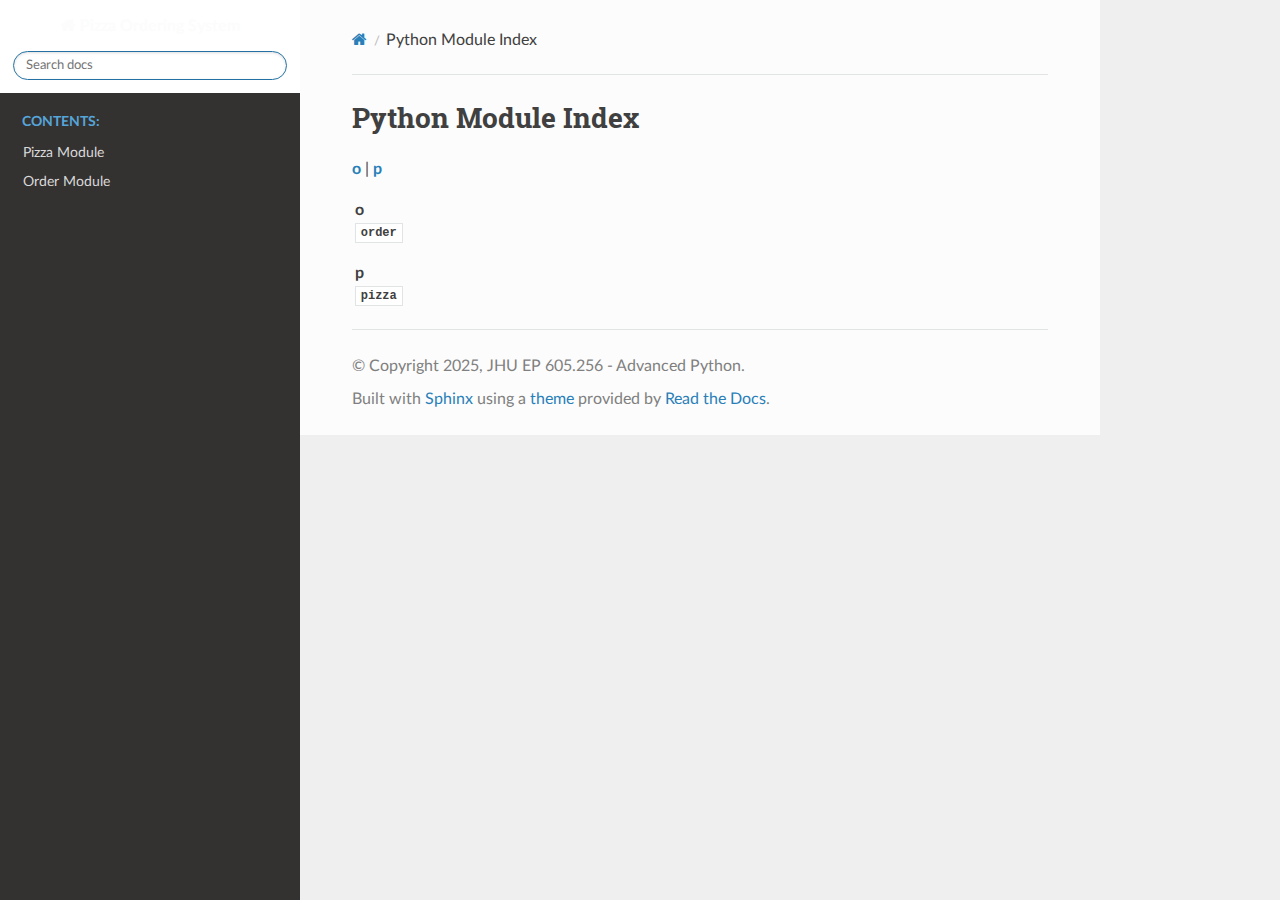
<file: module_4/docs/_build/html/py-modindex.html>
<!DOCTYPE html>
<html class="writer-html5" lang="en" data-content_root="./">
<head>
  <meta charset="utf-8" />
  <meta name="viewport" content="width=device-width, initial-scale=1.0" />
  <title>Python Module Index &mdash; Pizza Ordering System 1.0.0 documentation</title>
      <link rel="stylesheet" type="text/css" href="_static/pygments.css?v=b86133f3" />
      <link rel="stylesheet" type="text/css" href="_static/css/theme.css?v=e59714d7" />

  
      <script src="_static/jquery.js?v=5d32c60e"></script>
      <script src="_static/_sphinx_javascript_frameworks_compat.js?v=2cd50e6c"></script>
      <script src="_static/documentation_options.js?v=8d563738"></script>
      <script src="_static/doctools.js?v=9bcbadda"></script>
      <script src="_static/sphinx_highlight.js?v=dc90522c"></script>
    <script src="_static/js/theme.js"></script>
    <link rel="index" title="Index" href="genindex.html" />
    <link rel="search" title="Search" href="search.html" />
 

    <script>
      DOCUMENTATION_OPTIONS.COLLAPSE_INDEX = true;
    </script>


</head>

<body class="wy-body-for-nav"> 
  <div class="wy-grid-for-nav">
    <nav data-toggle="wy-nav-shift" class="wy-nav-side">
      <div class="wy-side-scroll">
        <div class="wy-side-nav-search"  style="background: white" >

          
          
          <a href="index.html" class="icon icon-home">
            Pizza Ordering System
          </a>
<div role="search">
  <form id="rtd-search-form" class="wy-form" action="search.html" method="get">
    <input type="text" name="q" placeholder="Search docs" aria-label="Search docs" />
    <input type="hidden" name="check_keywords" value="yes" />
    <input type="hidden" name="area" value="default" />
  </form>
</div>
        </div><div class="wy-menu wy-menu-vertical" data-spy="affix" role="navigation" aria-label="Navigation menu">
              <p class="caption" role="heading"><span class="caption-text">Contents:</span></p>
<ul>
<li class="toctree-l1"><a class="reference internal" href="pizza.html">Pizza Module</a></li>
<li class="toctree-l1"><a class="reference internal" href="order.html">Order Module</a></li>
</ul>

        </div>
      </div>
    </nav>

    <section data-toggle="wy-nav-shift" class="wy-nav-content-wrap"><nav class="wy-nav-top" aria-label="Mobile navigation menu"  style="background: white" >
          <i data-toggle="wy-nav-top" class="fa fa-bars"></i>
          <a href="index.html">Pizza Ordering System</a>
      </nav>

      <div class="wy-nav-content">
        <div class="rst-content">
          <div role="navigation" aria-label="Page navigation">
  <ul class="wy-breadcrumbs">
      <li><a href="index.html" class="icon icon-home" aria-label="Home"></a></li>
      <li class="breadcrumb-item active">Python Module Index</li>
      <li class="wy-breadcrumbs-aside">
      </li>
  </ul>
  <hr/>
</div>
          <div role="main" class="document" itemscope="itemscope" itemtype="http://schema.org/Article">
           <div itemprop="articleBody">
             

   <h1>Python Module Index</h1>

   <div class="modindex-jumpbox">
   <a href="#cap-o"><strong>o</strong></a> | 
   <a href="#cap-p"><strong>p</strong></a>
   </div>

   <table class="indextable modindextable">
     <tr class="pcap"><td></td><td>&#160;</td><td></td></tr>
     <tr class="cap" id="cap-o"><td></td><td>
       <strong>o</strong></td><td></td></tr>
     <tr>
       <td></td>
       <td>
       <a href="order.html#module-order"><code class="xref">order</code></a></td><td>
       <em></em></td></tr>
     <tr class="pcap"><td></td><td>&#160;</td><td></td></tr>
     <tr class="cap" id="cap-p"><td></td><td>
       <strong>p</strong></td><td></td></tr>
     <tr>
       <td></td>
       <td>
       <a href="pizza.html#module-pizza"><code class="xref">pizza</code></a></td><td>
       <em></em></td></tr>
   </table>


           </div>
          </div>
          <footer>

  <hr/>

  <div role="contentinfo">
    <p>&#169; Copyright 2025, JHU EP 605.256 - Advanced Python.</p>
  </div>

  Built with <a href="https://www.sphinx-doc.org/">Sphinx</a> using a
    <a href="https://github.com/readthedocs/sphinx_rtd_theme">theme</a>
    provided by <a href="https://readthedocs.org">Read the Docs</a>.
   

</footer>
        </div>
      </div>
    </section>
  </div>
  <script>
      jQuery(function () {
          SphinxRtdTheme.Navigation.enable(true);
      });
  </script> 

</body>
</html>
</file>
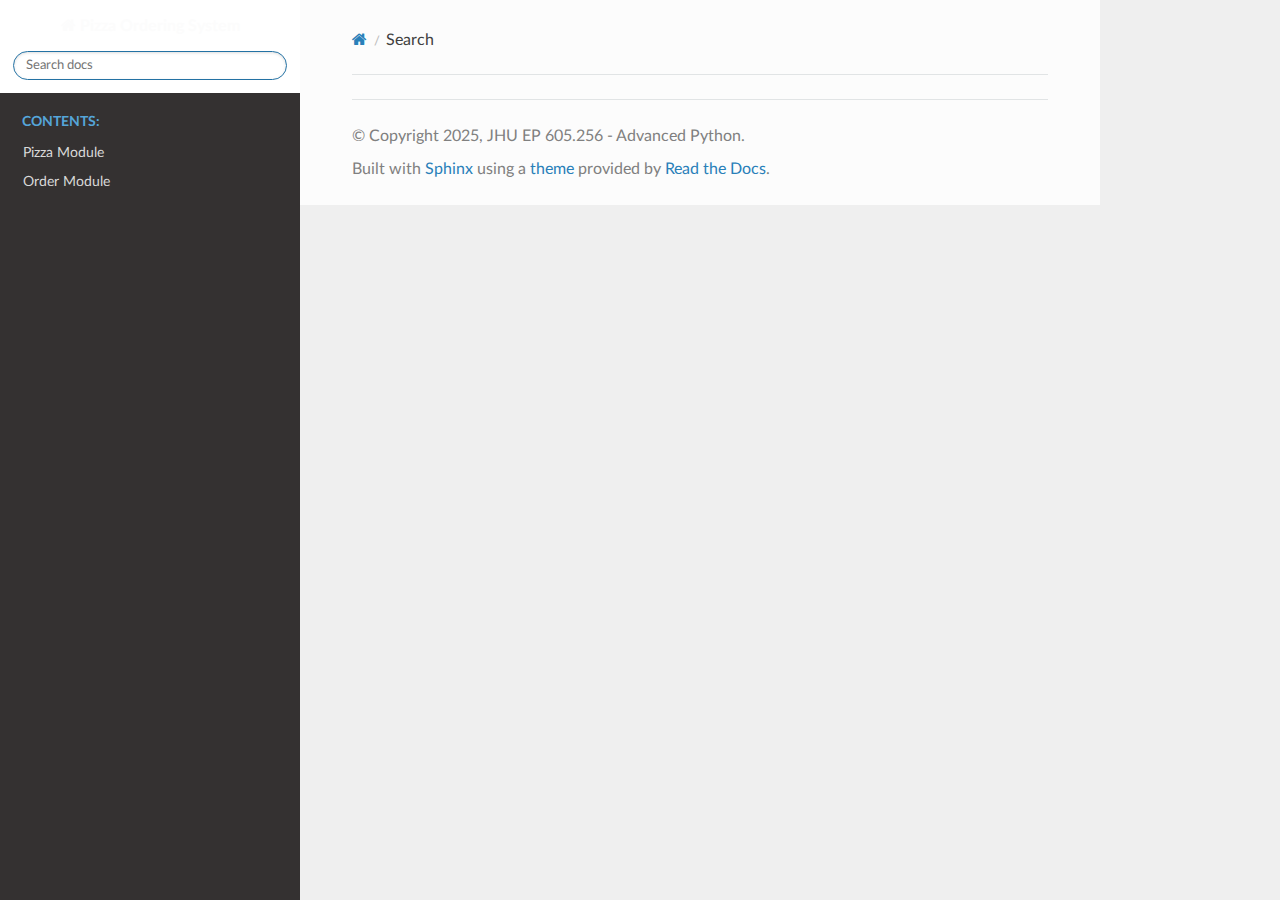
<file: module_4/docs/_build/html/search.html>
<!DOCTYPE html>
<html class="writer-html5" lang="en" data-content_root="./">
<head>
  <meta charset="utf-8" />
  <meta name="viewport" content="width=device-width, initial-scale=1.0" />
  <title>Search &mdash; Pizza Ordering System 1.0.0 documentation</title>
      <link rel="stylesheet" type="text/css" href="_static/pygments.css?v=b86133f3" />
      <link rel="stylesheet" type="text/css" href="_static/css/theme.css?v=e59714d7" />

  
    
      <script src="_static/jquery.js?v=5d32c60e"></script>
      <script src="_static/_sphinx_javascript_frameworks_compat.js?v=2cd50e6c"></script>
      <script src="_static/documentation_options.js?v=8d563738"></script>
      <script src="_static/doctools.js?v=9bcbadda"></script>
      <script src="_static/sphinx_highlight.js?v=dc90522c"></script>
    <script src="_static/js/theme.js"></script>
    <script src="_static/searchtools.js"></script>
    <script src="_static/language_data.js"></script>
    <link rel="index" title="Index" href="genindex.html" />
    <link rel="search" title="Search" href="#" /> 
</head>

<body class="wy-body-for-nav"> 
  <div class="wy-grid-for-nav">
    <nav data-toggle="wy-nav-shift" class="wy-nav-side">
      <div class="wy-side-scroll">
        <div class="wy-side-nav-search"  style="background: white" >

          
          
          <a href="index.html" class="icon icon-home">
            Pizza Ordering System
          </a>
<div role="search">
  <form id="rtd-search-form" class="wy-form" action="#" method="get">
    <input type="text" name="q" placeholder="Search docs" aria-label="Search docs" />
    <input type="hidden" name="check_keywords" value="yes" />
    <input type="hidden" name="area" value="default" />
  </form>
</div>
        </div><div class="wy-menu wy-menu-vertical" data-spy="affix" role="navigation" aria-label="Navigation menu">
              <p class="caption" role="heading"><span class="caption-text">Contents:</span></p>
<ul>
<li class="toctree-l1"><a class="reference internal" href="pizza.html">Pizza Module</a></li>
<li class="toctree-l1"><a class="reference internal" href="order.html">Order Module</a></li>
</ul>

        </div>
      </div>
    </nav>

    <section data-toggle="wy-nav-shift" class="wy-nav-content-wrap"><nav class="wy-nav-top" aria-label="Mobile navigation menu"  style="background: white" >
          <i data-toggle="wy-nav-top" class="fa fa-bars"></i>
          <a href="index.html">Pizza Ordering System</a>
      </nav>

      <div class="wy-nav-content">
        <div class="rst-content">
          <div role="navigation" aria-label="Page navigation">
  <ul class="wy-breadcrumbs">
      <li><a href="index.html" class="icon icon-home" aria-label="Home"></a></li>
      <li class="breadcrumb-item active">Search</li>
      <li class="wy-breadcrumbs-aside">
      </li>
  </ul>
  <hr/>
</div>
          <div role="main" class="document" itemscope="itemscope" itemtype="http://schema.org/Article">
           <div itemprop="articleBody">
             
  <noscript>
  <div id="fallback" class="admonition warning">
    <p class="last">
      Please activate JavaScript to enable the search functionality.
    </p>
  </div>
  </noscript>

  
  <div id="search-results">
  
  </div>

           </div>
          </div>
          <footer>

  <hr/>

  <div role="contentinfo">
    <p>&#169; Copyright 2025, JHU EP 605.256 - Advanced Python.</p>
  </div>

  Built with <a href="https://www.sphinx-doc.org/">Sphinx</a> using a
    <a href="https://github.com/readthedocs/sphinx_rtd_theme">theme</a>
    provided by <a href="https://readthedocs.org">Read the Docs</a>.
   

</footer>
        </div>
      </div>
    </section>
  </div>
  <script>
      jQuery(function () {
          SphinxRtdTheme.Navigation.enable(true);
      });
  </script>
  <script>
    jQuery(function() { Search.loadIndex("searchindex.js"); });
  </script>
  
  <script id="searchindexloader"></script>
   


</body>
</html>
</file>
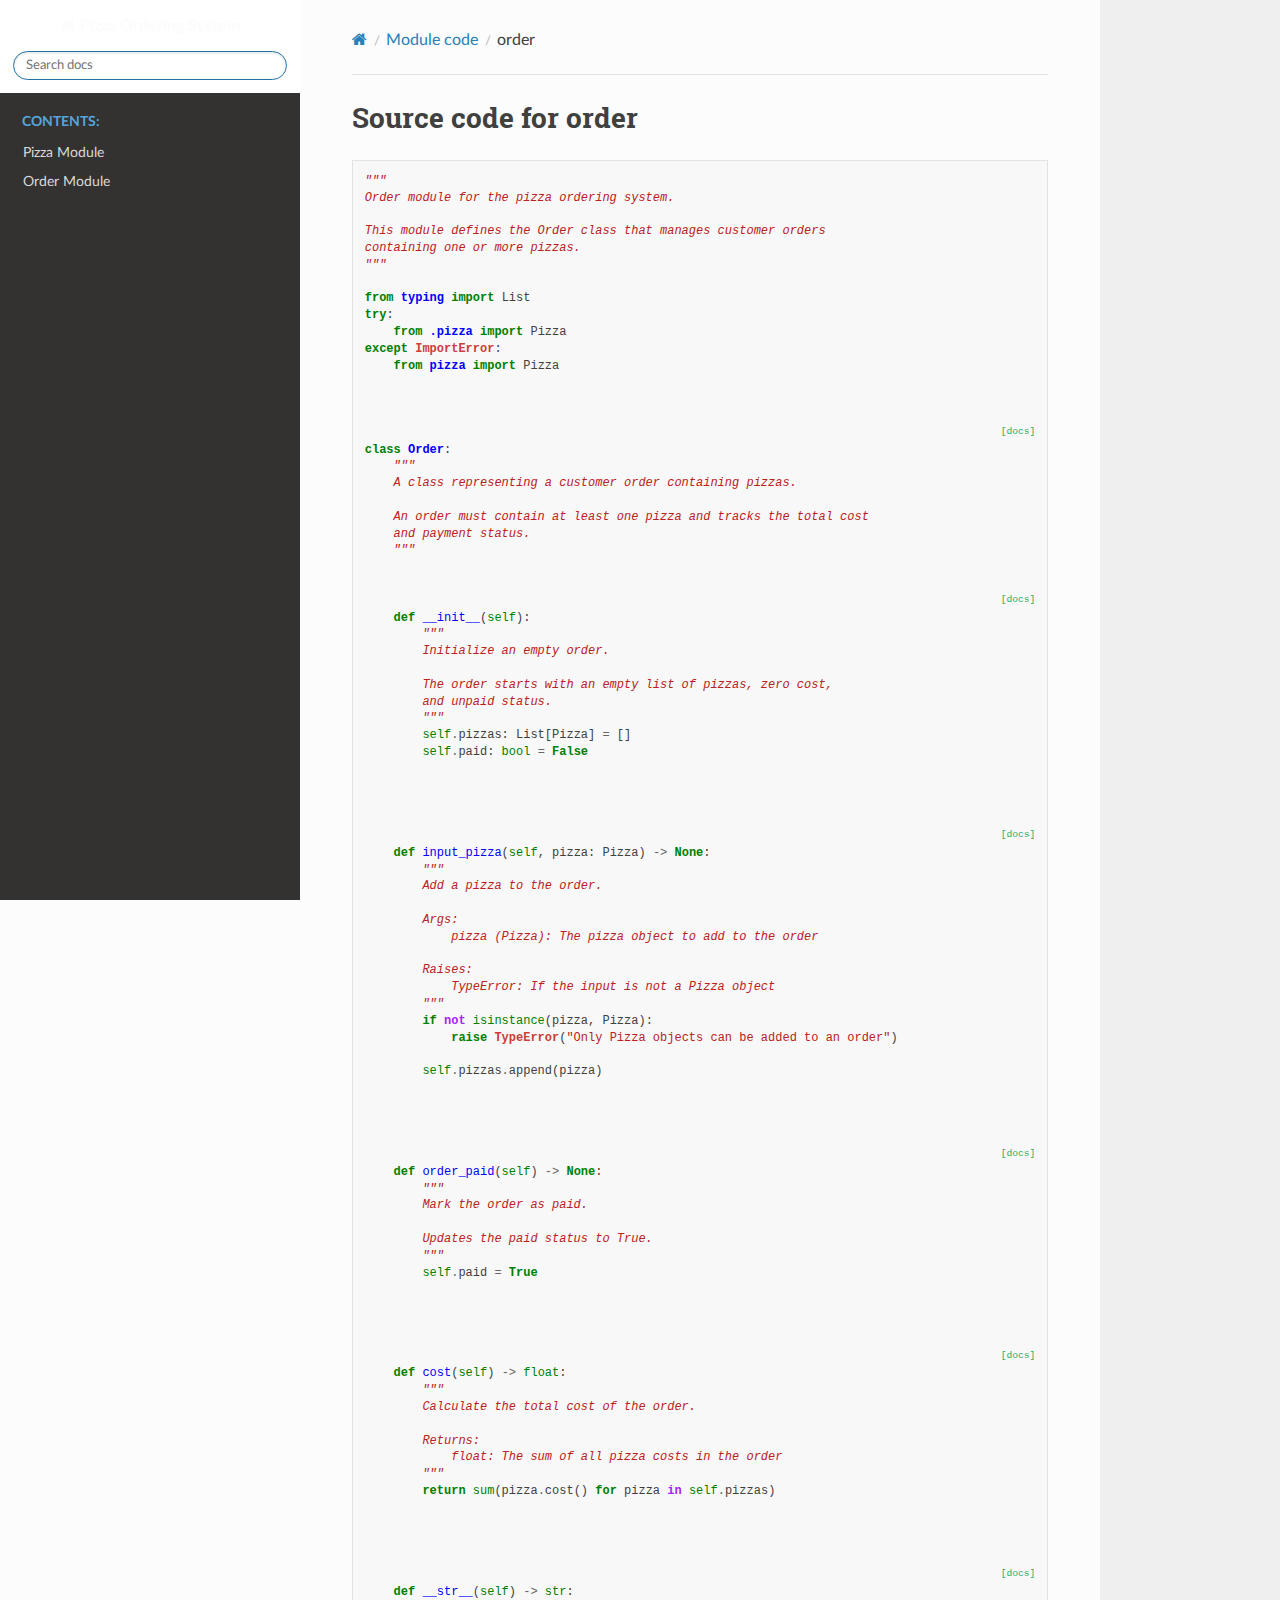
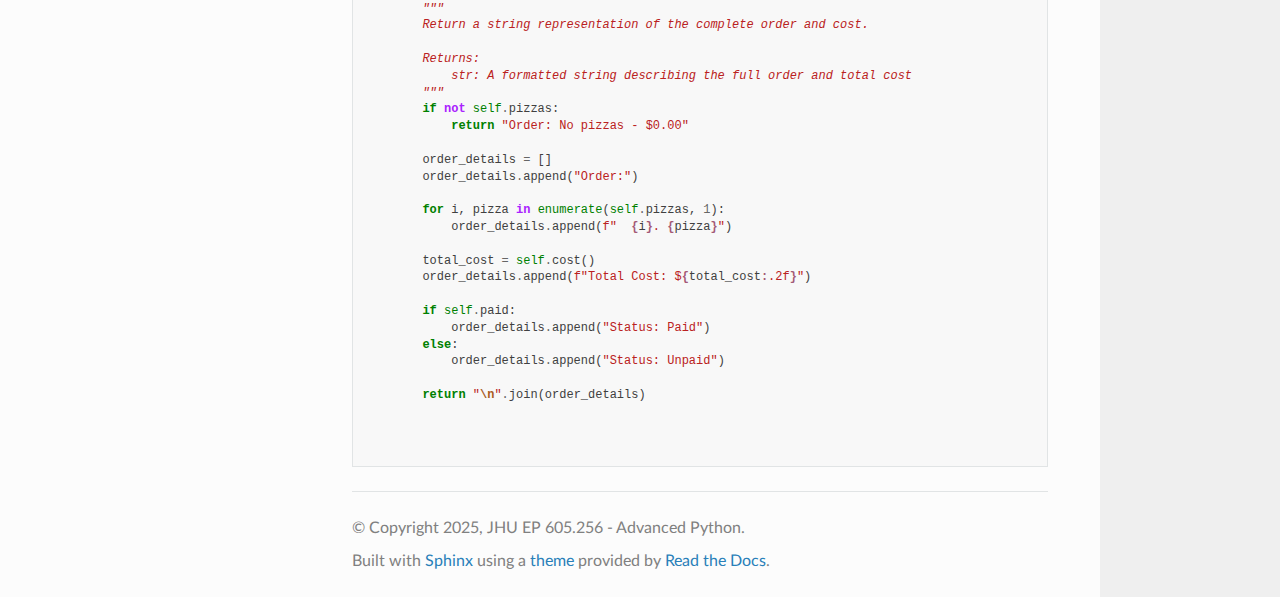
<file: module_4/docs/_build/html/_modules/order.html>
<!DOCTYPE html>
<html class="writer-html5" lang="en" data-content_root="../">
<head>
  <meta charset="utf-8" />
  <meta name="viewport" content="width=device-width, initial-scale=1.0" />
  <title>order &mdash; Pizza Ordering System 1.0.0 documentation</title>
      <link rel="stylesheet" type="text/css" href="../_static/pygments.css?v=b86133f3" />
      <link rel="stylesheet" type="text/css" href="../_static/css/theme.css?v=e59714d7" />

  
      <script src="../_static/jquery.js?v=5d32c60e"></script>
      <script src="../_static/_sphinx_javascript_frameworks_compat.js?v=2cd50e6c"></script>
      <script src="../_static/documentation_options.js?v=8d563738"></script>
      <script src="../_static/doctools.js?v=9bcbadda"></script>
      <script src="../_static/sphinx_highlight.js?v=dc90522c"></script>
    <script src="../_static/js/theme.js"></script>
    <link rel="index" title="Index" href="../genindex.html" />
    <link rel="search" title="Search" href="../search.html" /> 
</head>

<body class="wy-body-for-nav"> 
  <div class="wy-grid-for-nav">
    <nav data-toggle="wy-nav-shift" class="wy-nav-side">
      <div class="wy-side-scroll">
        <div class="wy-side-nav-search"  style="background: white" >

          
          
          <a href="../index.html" class="icon icon-home">
            Pizza Ordering System
          </a>
<div role="search">
  <form id="rtd-search-form" class="wy-form" action="../search.html" method="get">
    <input type="text" name="q" placeholder="Search docs" aria-label="Search docs" />
    <input type="hidden" name="check_keywords" value="yes" />
    <input type="hidden" name="area" value="default" />
  </form>
</div>
        </div><div class="wy-menu wy-menu-vertical" data-spy="affix" role="navigation" aria-label="Navigation menu">
              <p class="caption" role="heading"><span class="caption-text">Contents:</span></p>
<ul>
<li class="toctree-l1"><a class="reference internal" href="../pizza.html">Pizza Module</a></li>
<li class="toctree-l1"><a class="reference internal" href="../order.html">Order Module</a></li>
</ul>

        </div>
      </div>
    </nav>

    <section data-toggle="wy-nav-shift" class="wy-nav-content-wrap"><nav class="wy-nav-top" aria-label="Mobile navigation menu"  style="background: white" >
          <i data-toggle="wy-nav-top" class="fa fa-bars"></i>
          <a href="../index.html">Pizza Ordering System</a>
      </nav>

      <div class="wy-nav-content">
        <div class="rst-content">
          <div role="navigation" aria-label="Page navigation">
  <ul class="wy-breadcrumbs">
      <li><a href="../index.html" class="icon icon-home" aria-label="Home"></a></li>
          <li class="breadcrumb-item"><a href="index.html">Module code</a></li>
      <li class="breadcrumb-item active">order</li>
      <li class="wy-breadcrumbs-aside">
      </li>
  </ul>
  <hr/>
</div>
          <div role="main" class="document" itemscope="itemscope" itemtype="http://schema.org/Article">
           <div itemprop="articleBody">
             
  <h1>Source code for order</h1><div class="highlight"><pre>
<span></span><span class="sd">&quot;&quot;&quot;</span>
<span class="sd">Order module for the pizza ordering system.</span>

<span class="sd">This module defines the Order class that manages customer orders</span>
<span class="sd">containing one or more pizzas.</span>
<span class="sd">&quot;&quot;&quot;</span>

<span class="kn">from</span><span class="w"> </span><span class="nn">typing</span><span class="w"> </span><span class="kn">import</span> <span class="n">List</span>
<span class="k">try</span><span class="p">:</span>
    <span class="kn">from</span><span class="w"> </span><span class="nn">.pizza</span><span class="w"> </span><span class="kn">import</span> <span class="n">Pizza</span>
<span class="k">except</span> <span class="ne">ImportError</span><span class="p">:</span>
    <span class="kn">from</span><span class="w"> </span><span class="nn">pizza</span><span class="w"> </span><span class="kn">import</span> <span class="n">Pizza</span>


<div class="viewcode-block" id="Order">
<a class="viewcode-back" href="../order.html#order.Order">[docs]</a>
<span class="k">class</span><span class="w"> </span><span class="nc">Order</span><span class="p">:</span>
<span class="w">    </span><span class="sd">&quot;&quot;&quot;</span>
<span class="sd">    A class representing a customer order containing pizzas.</span>
<span class="sd">    </span>
<span class="sd">    An order must contain at least one pizza and tracks the total cost</span>
<span class="sd">    and payment status.</span>
<span class="sd">    &quot;&quot;&quot;</span>
    
<div class="viewcode-block" id="Order.__init__">
<a class="viewcode-back" href="../order.html#order.Order.__init__">[docs]</a>
    <span class="k">def</span><span class="w"> </span><span class="fm">__init__</span><span class="p">(</span><span class="bp">self</span><span class="p">):</span>
<span class="w">        </span><span class="sd">&quot;&quot;&quot;</span>
<span class="sd">        Initialize an empty order.</span>
<span class="sd">        </span>
<span class="sd">        The order starts with an empty list of pizzas, zero cost,</span>
<span class="sd">        and unpaid status.</span>
<span class="sd">        &quot;&quot;&quot;</span>
        <span class="bp">self</span><span class="o">.</span><span class="n">pizzas</span><span class="p">:</span> <span class="n">List</span><span class="p">[</span><span class="n">Pizza</span><span class="p">]</span> <span class="o">=</span> <span class="p">[]</span>
        <span class="bp">self</span><span class="o">.</span><span class="n">paid</span><span class="p">:</span> <span class="nb">bool</span> <span class="o">=</span> <span class="kc">False</span></div>

    
<div class="viewcode-block" id="Order.input_pizza">
<a class="viewcode-back" href="../order.html#order.Order.input_pizza">[docs]</a>
    <span class="k">def</span><span class="w"> </span><span class="nf">input_pizza</span><span class="p">(</span><span class="bp">self</span><span class="p">,</span> <span class="n">pizza</span><span class="p">:</span> <span class="n">Pizza</span><span class="p">)</span> <span class="o">-&gt;</span> <span class="kc">None</span><span class="p">:</span>
<span class="w">        </span><span class="sd">&quot;&quot;&quot;</span>
<span class="sd">        Add a pizza to the order.</span>
<span class="sd">        </span>
<span class="sd">        Args:</span>
<span class="sd">            pizza (Pizza): The pizza object to add to the order</span>
<span class="sd">            </span>
<span class="sd">        Raises:</span>
<span class="sd">            TypeError: If the input is not a Pizza object</span>
<span class="sd">        &quot;&quot;&quot;</span>
        <span class="k">if</span> <span class="ow">not</span> <span class="nb">isinstance</span><span class="p">(</span><span class="n">pizza</span><span class="p">,</span> <span class="n">Pizza</span><span class="p">):</span>
            <span class="k">raise</span> <span class="ne">TypeError</span><span class="p">(</span><span class="s2">&quot;Only Pizza objects can be added to an order&quot;</span><span class="p">)</span>
        
        <span class="bp">self</span><span class="o">.</span><span class="n">pizzas</span><span class="o">.</span><span class="n">append</span><span class="p">(</span><span class="n">pizza</span><span class="p">)</span></div>

    
<div class="viewcode-block" id="Order.order_paid">
<a class="viewcode-back" href="../order.html#order.Order.order_paid">[docs]</a>
    <span class="k">def</span><span class="w"> </span><span class="nf">order_paid</span><span class="p">(</span><span class="bp">self</span><span class="p">)</span> <span class="o">-&gt;</span> <span class="kc">None</span><span class="p">:</span>
<span class="w">        </span><span class="sd">&quot;&quot;&quot;</span>
<span class="sd">        Mark the order as paid.</span>
<span class="sd">        </span>
<span class="sd">        Updates the paid status to True.</span>
<span class="sd">        &quot;&quot;&quot;</span>
        <span class="bp">self</span><span class="o">.</span><span class="n">paid</span> <span class="o">=</span> <span class="kc">True</span></div>

    
<div class="viewcode-block" id="Order.cost">
<a class="viewcode-back" href="../order.html#order.Order.cost">[docs]</a>
    <span class="k">def</span><span class="w"> </span><span class="nf">cost</span><span class="p">(</span><span class="bp">self</span><span class="p">)</span> <span class="o">-&gt;</span> <span class="nb">float</span><span class="p">:</span>
<span class="w">        </span><span class="sd">&quot;&quot;&quot;</span>
<span class="sd">        Calculate the total cost of the order.</span>
<span class="sd">        </span>
<span class="sd">        Returns:</span>
<span class="sd">            float: The sum of all pizza costs in the order</span>
<span class="sd">        &quot;&quot;&quot;</span>
        <span class="k">return</span> <span class="nb">sum</span><span class="p">(</span><span class="n">pizza</span><span class="o">.</span><span class="n">cost</span><span class="p">()</span> <span class="k">for</span> <span class="n">pizza</span> <span class="ow">in</span> <span class="bp">self</span><span class="o">.</span><span class="n">pizzas</span><span class="p">)</span></div>

    
<div class="viewcode-block" id="Order.__str__">
<a class="viewcode-back" href="../order.html#order.Order.__str__">[docs]</a>
    <span class="k">def</span><span class="w"> </span><span class="fm">__str__</span><span class="p">(</span><span class="bp">self</span><span class="p">)</span> <span class="o">-&gt;</span> <span class="nb">str</span><span class="p">:</span>
<span class="w">        </span><span class="sd">&quot;&quot;&quot;</span>
<span class="sd">        Return a string representation of the complete order and cost.</span>
<span class="sd">        </span>
<span class="sd">        Returns:</span>
<span class="sd">            str: A formatted string describing the full order and total cost</span>
<span class="sd">        &quot;&quot;&quot;</span>
        <span class="k">if</span> <span class="ow">not</span> <span class="bp">self</span><span class="o">.</span><span class="n">pizzas</span><span class="p">:</span>
            <span class="k">return</span> <span class="s2">&quot;Order: No pizzas - $0.00&quot;</span>
        
        <span class="n">order_details</span> <span class="o">=</span> <span class="p">[]</span>
        <span class="n">order_details</span><span class="o">.</span><span class="n">append</span><span class="p">(</span><span class="s2">&quot;Order:&quot;</span><span class="p">)</span>
        
        <span class="k">for</span> <span class="n">i</span><span class="p">,</span> <span class="n">pizza</span> <span class="ow">in</span> <span class="nb">enumerate</span><span class="p">(</span><span class="bp">self</span><span class="o">.</span><span class="n">pizzas</span><span class="p">,</span> <span class="mi">1</span><span class="p">):</span>
            <span class="n">order_details</span><span class="o">.</span><span class="n">append</span><span class="p">(</span><span class="sa">f</span><span class="s2">&quot;  </span><span class="si">{</span><span class="n">i</span><span class="si">}</span><span class="s2">. </span><span class="si">{</span><span class="n">pizza</span><span class="si">}</span><span class="s2">&quot;</span><span class="p">)</span>
        
        <span class="n">total_cost</span> <span class="o">=</span> <span class="bp">self</span><span class="o">.</span><span class="n">cost</span><span class="p">()</span>
        <span class="n">order_details</span><span class="o">.</span><span class="n">append</span><span class="p">(</span><span class="sa">f</span><span class="s2">&quot;Total Cost: $</span><span class="si">{</span><span class="n">total_cost</span><span class="si">:</span><span class="s2">.2f</span><span class="si">}</span><span class="s2">&quot;</span><span class="p">)</span>
        
        <span class="k">if</span> <span class="bp">self</span><span class="o">.</span><span class="n">paid</span><span class="p">:</span>
            <span class="n">order_details</span><span class="o">.</span><span class="n">append</span><span class="p">(</span><span class="s2">&quot;Status: Paid&quot;</span><span class="p">)</span>
        <span class="k">else</span><span class="p">:</span>
            <span class="n">order_details</span><span class="o">.</span><span class="n">append</span><span class="p">(</span><span class="s2">&quot;Status: Unpaid&quot;</span><span class="p">)</span>
        
        <span class="k">return</span> <span class="s2">&quot;</span><span class="se">\n</span><span class="s2">&quot;</span><span class="o">.</span><span class="n">join</span><span class="p">(</span><span class="n">order_details</span><span class="p">)</span></div>
</div>

</pre></div>

           </div>
          </div>
          <footer>

  <hr/>

  <div role="contentinfo">
    <p>&#169; Copyright 2025, JHU EP 605.256 - Advanced Python.</p>
  </div>

  Built with <a href="https://www.sphinx-doc.org/">Sphinx</a> using a
    <a href="https://github.com/readthedocs/sphinx_rtd_theme">theme</a>
    provided by <a href="https://readthedocs.org">Read the Docs</a>.
   

</footer>
        </div>
      </div>
    </section>
  </div>
  <script>
      jQuery(function () {
          SphinxRtdTheme.Navigation.enable(true);
      });
  </script> 

</body>
</html>
</file>
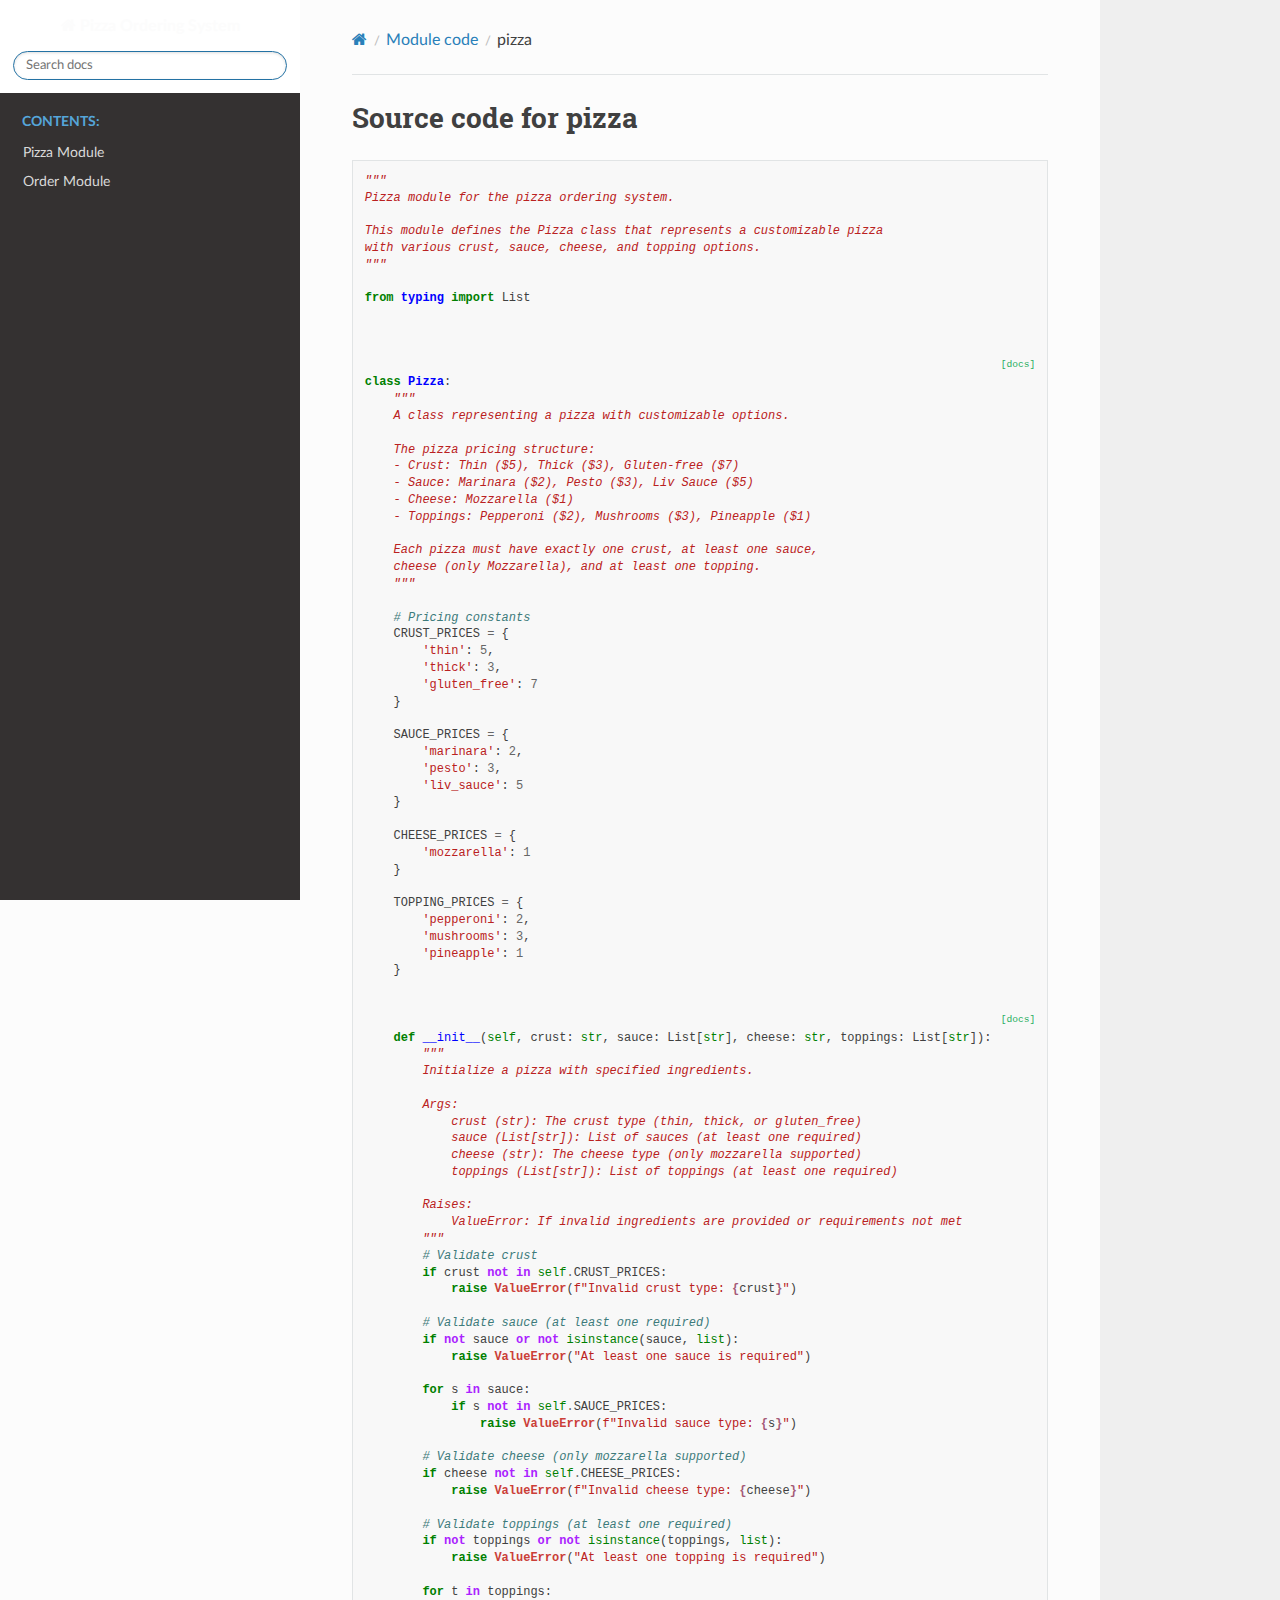
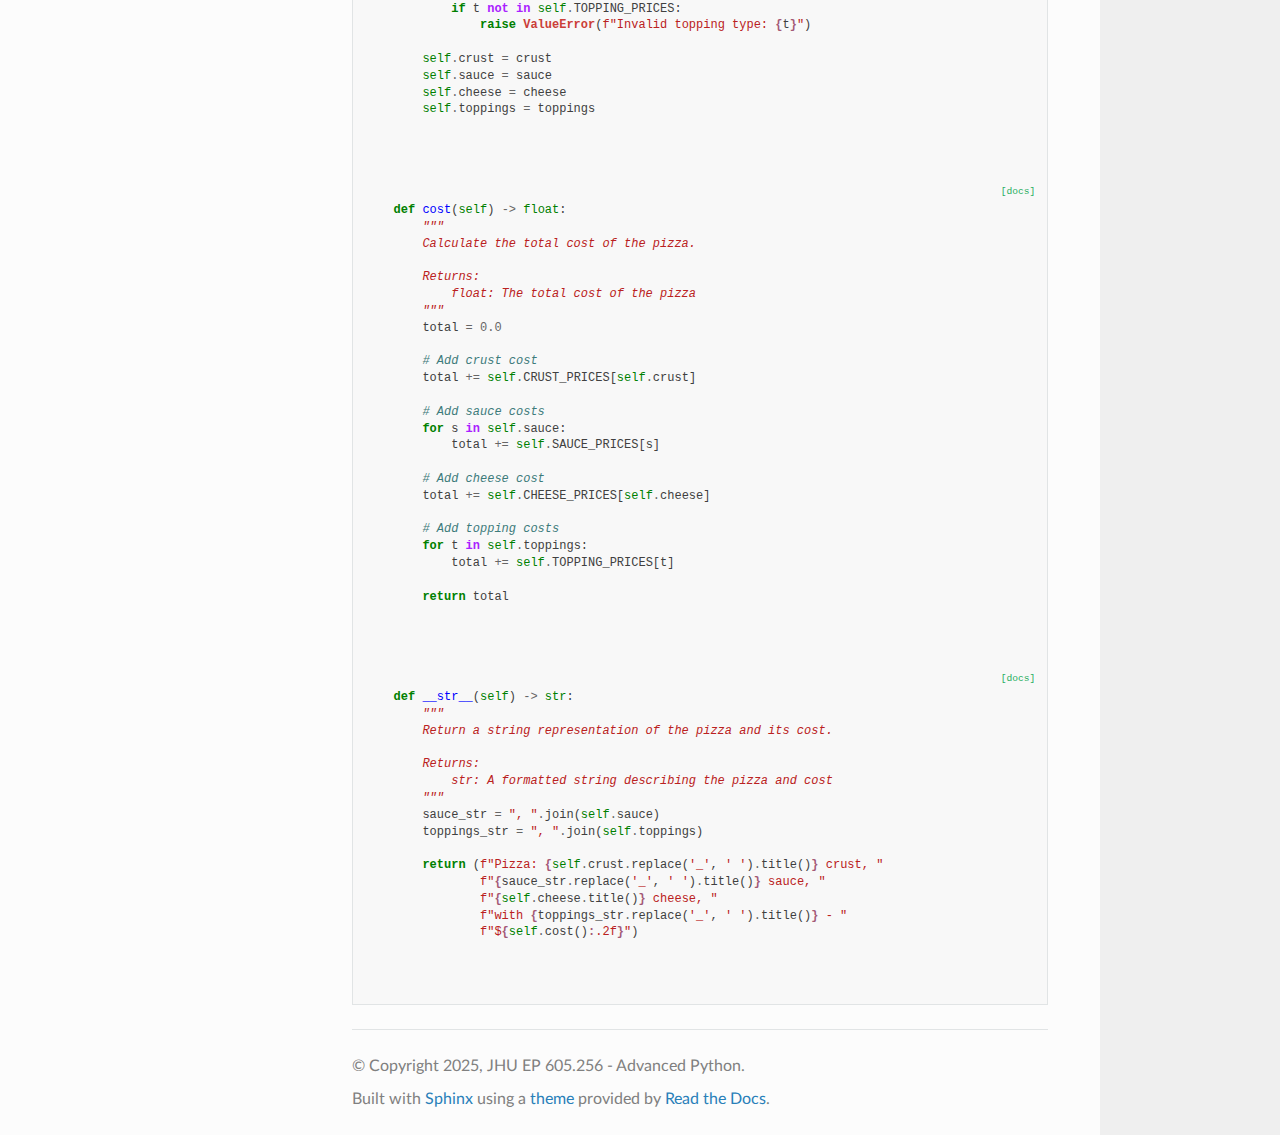
<file: module_4/docs/_build/html/_modules/pizza.html>
<!DOCTYPE html>
<html class="writer-html5" lang="en" data-content_root="../">
<head>
  <meta charset="utf-8" />
  <meta name="viewport" content="width=device-width, initial-scale=1.0" />
  <title>pizza &mdash; Pizza Ordering System 1.0.0 documentation</title>
      <link rel="stylesheet" type="text/css" href="../_static/pygments.css?v=b86133f3" />
      <link rel="stylesheet" type="text/css" href="../_static/css/theme.css?v=e59714d7" />

  
      <script src="../_static/jquery.js?v=5d32c60e"></script>
      <script src="../_static/_sphinx_javascript_frameworks_compat.js?v=2cd50e6c"></script>
      <script src="../_static/documentation_options.js?v=8d563738"></script>
      <script src="../_static/doctools.js?v=9bcbadda"></script>
      <script src="../_static/sphinx_highlight.js?v=dc90522c"></script>
    <script src="../_static/js/theme.js"></script>
    <link rel="index" title="Index" href="../genindex.html" />
    <link rel="search" title="Search" href="../search.html" /> 
</head>

<body class="wy-body-for-nav"> 
  <div class="wy-grid-for-nav">
    <nav data-toggle="wy-nav-shift" class="wy-nav-side">
      <div class="wy-side-scroll">
        <div class="wy-side-nav-search"  style="background: white" >

          
          
          <a href="../index.html" class="icon icon-home">
            Pizza Ordering System
          </a>
<div role="search">
  <form id="rtd-search-form" class="wy-form" action="../search.html" method="get">
    <input type="text" name="q" placeholder="Search docs" aria-label="Search docs" />
    <input type="hidden" name="check_keywords" value="yes" />
    <input type="hidden" name="area" value="default" />
  </form>
</div>
        </div><div class="wy-menu wy-menu-vertical" data-spy="affix" role="navigation" aria-label="Navigation menu">
              <p class="caption" role="heading"><span class="caption-text">Contents:</span></p>
<ul>
<li class="toctree-l1"><a class="reference internal" href="../pizza.html">Pizza Module</a></li>
<li class="toctree-l1"><a class="reference internal" href="../order.html">Order Module</a></li>
</ul>

        </div>
      </div>
    </nav>

    <section data-toggle="wy-nav-shift" class="wy-nav-content-wrap"><nav class="wy-nav-top" aria-label="Mobile navigation menu"  style="background: white" >
          <i data-toggle="wy-nav-top" class="fa fa-bars"></i>
          <a href="../index.html">Pizza Ordering System</a>
      </nav>

      <div class="wy-nav-content">
        <div class="rst-content">
          <div role="navigation" aria-label="Page navigation">
  <ul class="wy-breadcrumbs">
      <li><a href="../index.html" class="icon icon-home" aria-label="Home"></a></li>
          <li class="breadcrumb-item"><a href="index.html">Module code</a></li>
      <li class="breadcrumb-item active">pizza</li>
      <li class="wy-breadcrumbs-aside">
      </li>
  </ul>
  <hr/>
</div>
          <div role="main" class="document" itemscope="itemscope" itemtype="http://schema.org/Article">
           <div itemprop="articleBody">
             
  <h1>Source code for pizza</h1><div class="highlight"><pre>
<span></span><span class="sd">&quot;&quot;&quot;</span>
<span class="sd">Pizza module for the pizza ordering system.</span>

<span class="sd">This module defines the Pizza class that represents a customizable pizza</span>
<span class="sd">with various crust, sauce, cheese, and topping options.</span>
<span class="sd">&quot;&quot;&quot;</span>

<span class="kn">from</span><span class="w"> </span><span class="nn">typing</span><span class="w"> </span><span class="kn">import</span> <span class="n">List</span>


<div class="viewcode-block" id="Pizza">
<a class="viewcode-back" href="../pizza.html#pizza.Pizza">[docs]</a>
<span class="k">class</span><span class="w"> </span><span class="nc">Pizza</span><span class="p">:</span>
<span class="w">    </span><span class="sd">&quot;&quot;&quot;</span>
<span class="sd">    A class representing a pizza with customizable options.</span>
<span class="sd">    </span>
<span class="sd">    The pizza pricing structure:</span>
<span class="sd">    - Crust: Thin ($5), Thick ($3), Gluten-free ($7)</span>
<span class="sd">    - Sauce: Marinara ($2), Pesto ($3), Liv Sauce ($5)</span>
<span class="sd">    - Cheese: Mozzarella ($1)</span>
<span class="sd">    - Toppings: Pepperoni ($2), Mushrooms ($3), Pineapple ($1)</span>
<span class="sd">    </span>
<span class="sd">    Each pizza must have exactly one crust, at least one sauce, </span>
<span class="sd">    cheese (only Mozzarella), and at least one topping.</span>
<span class="sd">    &quot;&quot;&quot;</span>
    
    <span class="c1"># Pricing constants</span>
    <span class="n">CRUST_PRICES</span> <span class="o">=</span> <span class="p">{</span>
        <span class="s1">&#39;thin&#39;</span><span class="p">:</span> <span class="mi">5</span><span class="p">,</span>
        <span class="s1">&#39;thick&#39;</span><span class="p">:</span> <span class="mi">3</span><span class="p">,</span>
        <span class="s1">&#39;gluten_free&#39;</span><span class="p">:</span> <span class="mi">7</span>
    <span class="p">}</span>
    
    <span class="n">SAUCE_PRICES</span> <span class="o">=</span> <span class="p">{</span>
        <span class="s1">&#39;marinara&#39;</span><span class="p">:</span> <span class="mi">2</span><span class="p">,</span>
        <span class="s1">&#39;pesto&#39;</span><span class="p">:</span> <span class="mi">3</span><span class="p">,</span>
        <span class="s1">&#39;liv_sauce&#39;</span><span class="p">:</span> <span class="mi">5</span>
    <span class="p">}</span>
    
    <span class="n">CHEESE_PRICES</span> <span class="o">=</span> <span class="p">{</span>
        <span class="s1">&#39;mozzarella&#39;</span><span class="p">:</span> <span class="mi">1</span>
    <span class="p">}</span>
    
    <span class="n">TOPPING_PRICES</span> <span class="o">=</span> <span class="p">{</span>
        <span class="s1">&#39;pepperoni&#39;</span><span class="p">:</span> <span class="mi">2</span><span class="p">,</span>
        <span class="s1">&#39;mushrooms&#39;</span><span class="p">:</span> <span class="mi">3</span><span class="p">,</span>
        <span class="s1">&#39;pineapple&#39;</span><span class="p">:</span> <span class="mi">1</span>
    <span class="p">}</span>
    
<div class="viewcode-block" id="Pizza.__init__">
<a class="viewcode-back" href="../pizza.html#pizza.Pizza.__init__">[docs]</a>
    <span class="k">def</span><span class="w"> </span><span class="fm">__init__</span><span class="p">(</span><span class="bp">self</span><span class="p">,</span> <span class="n">crust</span><span class="p">:</span> <span class="nb">str</span><span class="p">,</span> <span class="n">sauce</span><span class="p">:</span> <span class="n">List</span><span class="p">[</span><span class="nb">str</span><span class="p">],</span> <span class="n">cheese</span><span class="p">:</span> <span class="nb">str</span><span class="p">,</span> <span class="n">toppings</span><span class="p">:</span> <span class="n">List</span><span class="p">[</span><span class="nb">str</span><span class="p">]):</span>
<span class="w">        </span><span class="sd">&quot;&quot;&quot;</span>
<span class="sd">        Initialize a pizza with specified ingredients.</span>
<span class="sd">        </span>
<span class="sd">        Args:</span>
<span class="sd">            crust (str): The crust type (thin, thick, or gluten_free)</span>
<span class="sd">            sauce (List[str]): List of sauces (at least one required)</span>
<span class="sd">            cheese (str): The cheese type (only mozzarella supported)</span>
<span class="sd">            toppings (List[str]): List of toppings (at least one required)</span>
<span class="sd">            </span>
<span class="sd">        Raises:</span>
<span class="sd">            ValueError: If invalid ingredients are provided or requirements not met</span>
<span class="sd">        &quot;&quot;&quot;</span>
        <span class="c1"># Validate crust</span>
        <span class="k">if</span> <span class="n">crust</span> <span class="ow">not</span> <span class="ow">in</span> <span class="bp">self</span><span class="o">.</span><span class="n">CRUST_PRICES</span><span class="p">:</span>
            <span class="k">raise</span> <span class="ne">ValueError</span><span class="p">(</span><span class="sa">f</span><span class="s2">&quot;Invalid crust type: </span><span class="si">{</span><span class="n">crust</span><span class="si">}</span><span class="s2">&quot;</span><span class="p">)</span>
        
        <span class="c1"># Validate sauce (at least one required)</span>
        <span class="k">if</span> <span class="ow">not</span> <span class="n">sauce</span> <span class="ow">or</span> <span class="ow">not</span> <span class="nb">isinstance</span><span class="p">(</span><span class="n">sauce</span><span class="p">,</span> <span class="nb">list</span><span class="p">):</span>
            <span class="k">raise</span> <span class="ne">ValueError</span><span class="p">(</span><span class="s2">&quot;At least one sauce is required&quot;</span><span class="p">)</span>
        
        <span class="k">for</span> <span class="n">s</span> <span class="ow">in</span> <span class="n">sauce</span><span class="p">:</span>
            <span class="k">if</span> <span class="n">s</span> <span class="ow">not</span> <span class="ow">in</span> <span class="bp">self</span><span class="o">.</span><span class="n">SAUCE_PRICES</span><span class="p">:</span>
                <span class="k">raise</span> <span class="ne">ValueError</span><span class="p">(</span><span class="sa">f</span><span class="s2">&quot;Invalid sauce type: </span><span class="si">{</span><span class="n">s</span><span class="si">}</span><span class="s2">&quot;</span><span class="p">)</span>
        
        <span class="c1"># Validate cheese (only mozzarella supported)</span>
        <span class="k">if</span> <span class="n">cheese</span> <span class="ow">not</span> <span class="ow">in</span> <span class="bp">self</span><span class="o">.</span><span class="n">CHEESE_PRICES</span><span class="p">:</span>
            <span class="k">raise</span> <span class="ne">ValueError</span><span class="p">(</span><span class="sa">f</span><span class="s2">&quot;Invalid cheese type: </span><span class="si">{</span><span class="n">cheese</span><span class="si">}</span><span class="s2">&quot;</span><span class="p">)</span>
        
        <span class="c1"># Validate toppings (at least one required)</span>
        <span class="k">if</span> <span class="ow">not</span> <span class="n">toppings</span> <span class="ow">or</span> <span class="ow">not</span> <span class="nb">isinstance</span><span class="p">(</span><span class="n">toppings</span><span class="p">,</span> <span class="nb">list</span><span class="p">):</span>
            <span class="k">raise</span> <span class="ne">ValueError</span><span class="p">(</span><span class="s2">&quot;At least one topping is required&quot;</span><span class="p">)</span>
        
        <span class="k">for</span> <span class="n">t</span> <span class="ow">in</span> <span class="n">toppings</span><span class="p">:</span>
            <span class="k">if</span> <span class="n">t</span> <span class="ow">not</span> <span class="ow">in</span> <span class="bp">self</span><span class="o">.</span><span class="n">TOPPING_PRICES</span><span class="p">:</span>
                <span class="k">raise</span> <span class="ne">ValueError</span><span class="p">(</span><span class="sa">f</span><span class="s2">&quot;Invalid topping type: </span><span class="si">{</span><span class="n">t</span><span class="si">}</span><span class="s2">&quot;</span><span class="p">)</span>
        
        <span class="bp">self</span><span class="o">.</span><span class="n">crust</span> <span class="o">=</span> <span class="n">crust</span>
        <span class="bp">self</span><span class="o">.</span><span class="n">sauce</span> <span class="o">=</span> <span class="n">sauce</span>
        <span class="bp">self</span><span class="o">.</span><span class="n">cheese</span> <span class="o">=</span> <span class="n">cheese</span>
        <span class="bp">self</span><span class="o">.</span><span class="n">toppings</span> <span class="o">=</span> <span class="n">toppings</span></div>

    
<div class="viewcode-block" id="Pizza.cost">
<a class="viewcode-back" href="../pizza.html#pizza.Pizza.cost">[docs]</a>
    <span class="k">def</span><span class="w"> </span><span class="nf">cost</span><span class="p">(</span><span class="bp">self</span><span class="p">)</span> <span class="o">-&gt;</span> <span class="nb">float</span><span class="p">:</span>
<span class="w">        </span><span class="sd">&quot;&quot;&quot;</span>
<span class="sd">        Calculate the total cost of the pizza.</span>
<span class="sd">        </span>
<span class="sd">        Returns:</span>
<span class="sd">            float: The total cost of the pizza</span>
<span class="sd">        &quot;&quot;&quot;</span>
        <span class="n">total</span> <span class="o">=</span> <span class="mf">0.0</span>
        
        <span class="c1"># Add crust cost</span>
        <span class="n">total</span> <span class="o">+=</span> <span class="bp">self</span><span class="o">.</span><span class="n">CRUST_PRICES</span><span class="p">[</span><span class="bp">self</span><span class="o">.</span><span class="n">crust</span><span class="p">]</span>
        
        <span class="c1"># Add sauce costs</span>
        <span class="k">for</span> <span class="n">s</span> <span class="ow">in</span> <span class="bp">self</span><span class="o">.</span><span class="n">sauce</span><span class="p">:</span>
            <span class="n">total</span> <span class="o">+=</span> <span class="bp">self</span><span class="o">.</span><span class="n">SAUCE_PRICES</span><span class="p">[</span><span class="n">s</span><span class="p">]</span>
        
        <span class="c1"># Add cheese cost</span>
        <span class="n">total</span> <span class="o">+=</span> <span class="bp">self</span><span class="o">.</span><span class="n">CHEESE_PRICES</span><span class="p">[</span><span class="bp">self</span><span class="o">.</span><span class="n">cheese</span><span class="p">]</span>
        
        <span class="c1"># Add topping costs</span>
        <span class="k">for</span> <span class="n">t</span> <span class="ow">in</span> <span class="bp">self</span><span class="o">.</span><span class="n">toppings</span><span class="p">:</span>
            <span class="n">total</span> <span class="o">+=</span> <span class="bp">self</span><span class="o">.</span><span class="n">TOPPING_PRICES</span><span class="p">[</span><span class="n">t</span><span class="p">]</span>
        
        <span class="k">return</span> <span class="n">total</span></div>

    
<div class="viewcode-block" id="Pizza.__str__">
<a class="viewcode-back" href="../pizza.html#pizza.Pizza.__str__">[docs]</a>
    <span class="k">def</span><span class="w"> </span><span class="fm">__str__</span><span class="p">(</span><span class="bp">self</span><span class="p">)</span> <span class="o">-&gt;</span> <span class="nb">str</span><span class="p">:</span>
<span class="w">        </span><span class="sd">&quot;&quot;&quot;</span>
<span class="sd">        Return a string representation of the pizza and its cost.</span>
<span class="sd">        </span>
<span class="sd">        Returns:</span>
<span class="sd">            str: A formatted string describing the pizza and cost</span>
<span class="sd">        &quot;&quot;&quot;</span>
        <span class="n">sauce_str</span> <span class="o">=</span> <span class="s2">&quot;, &quot;</span><span class="o">.</span><span class="n">join</span><span class="p">(</span><span class="bp">self</span><span class="o">.</span><span class="n">sauce</span><span class="p">)</span>
        <span class="n">toppings_str</span> <span class="o">=</span> <span class="s2">&quot;, &quot;</span><span class="o">.</span><span class="n">join</span><span class="p">(</span><span class="bp">self</span><span class="o">.</span><span class="n">toppings</span><span class="p">)</span>
        
        <span class="k">return</span> <span class="p">(</span><span class="sa">f</span><span class="s2">&quot;Pizza: </span><span class="si">{</span><span class="bp">self</span><span class="o">.</span><span class="n">crust</span><span class="o">.</span><span class="n">replace</span><span class="p">(</span><span class="s1">&#39;_&#39;</span><span class="p">,</span><span class="w"> </span><span class="s1">&#39; &#39;</span><span class="p">)</span><span class="o">.</span><span class="n">title</span><span class="p">()</span><span class="si">}</span><span class="s2"> crust, &quot;</span>
                <span class="sa">f</span><span class="s2">&quot;</span><span class="si">{</span><span class="n">sauce_str</span><span class="o">.</span><span class="n">replace</span><span class="p">(</span><span class="s1">&#39;_&#39;</span><span class="p">,</span><span class="w"> </span><span class="s1">&#39; &#39;</span><span class="p">)</span><span class="o">.</span><span class="n">title</span><span class="p">()</span><span class="si">}</span><span class="s2"> sauce, &quot;</span>
                <span class="sa">f</span><span class="s2">&quot;</span><span class="si">{</span><span class="bp">self</span><span class="o">.</span><span class="n">cheese</span><span class="o">.</span><span class="n">title</span><span class="p">()</span><span class="si">}</span><span class="s2"> cheese, &quot;</span>
                <span class="sa">f</span><span class="s2">&quot;with </span><span class="si">{</span><span class="n">toppings_str</span><span class="o">.</span><span class="n">replace</span><span class="p">(</span><span class="s1">&#39;_&#39;</span><span class="p">,</span><span class="w"> </span><span class="s1">&#39; &#39;</span><span class="p">)</span><span class="o">.</span><span class="n">title</span><span class="p">()</span><span class="si">}</span><span class="s2"> - &quot;</span>
                <span class="sa">f</span><span class="s2">&quot;$</span><span class="si">{</span><span class="bp">self</span><span class="o">.</span><span class="n">cost</span><span class="p">()</span><span class="si">:</span><span class="s2">.2f</span><span class="si">}</span><span class="s2">&quot;</span><span class="p">)</span></div>
</div>

</pre></div>

           </div>
          </div>
          <footer>

  <hr/>

  <div role="contentinfo">
    <p>&#169; Copyright 2025, JHU EP 605.256 - Advanced Python.</p>
  </div>

  Built with <a href="https://www.sphinx-doc.org/">Sphinx</a> using a
    <a href="https://github.com/readthedocs/sphinx_rtd_theme">theme</a>
    provided by <a href="https://readthedocs.org">Read the Docs</a>.
   

</footer>
        </div>
      </div>
    </section>
  </div>
  <script>
      jQuery(function () {
          SphinxRtdTheme.Navigation.enable(true);
      });
  </script> 

</body>
</html>
</file>
<file: module_4/docs/_build/html/_static/pygments.css>
pre { line-height: 125%; }
td.linenos .normal { color: inherit; background-color: transparent; padding-left: 5px; padding-right: 5px; }
span.linenos { color: inherit; background-color: transparent; padding-left: 5px; padding-right: 5px; }
td.linenos .special { color: #000000; background-color: #ffffc0; padding-left: 5px; padding-right: 5px; }
span.linenos.special { color: #000000; background-color: #ffffc0; padding-left: 5px; padding-right: 5px; }
.highlight .hll { background-color: #ffffcc }
.highlight { background: #f8f8f8; }
.highlight .c { color: #3D7B7B; font-style: italic } /* Comment */
.highlight .err { border: 1px solid #F00 } /* Error */
.highlight .k { color: #008000; font-weight: bold } /* Keyword */
.highlight .o { color: #666 } /* Operator */
.highlight .ch { color: #3D7B7B; font-style: italic } /* Comment.Hashbang */
.highlight .cm { color: #3D7B7B; font-style: italic } /* Comment.Multiline */
.highlight .cp { color: #9C6500 } /* Comment.Preproc */
.highlight .cpf { color: #3D7B7B; font-style: italic } /* Comment.PreprocFile */
.highlight .c1 { color: #3D7B7B; font-style: italic } /* Comment.Single */
.highlight .cs { color: #3D7B7B; font-style: italic } /* Comment.Special */
.highlight .gd { color: #A00000 } /* Generic.Deleted */
.highlight .ge { font-style: italic } /* Generic.Emph */
.highlight .ges { font-weight: bold; font-style: italic } /* Generic.EmphStrong */
.highlight .gr { color: #E40000 } /* Generic.Error */
.highlight .gh { color: #000080; font-weight: bold } /* Generic.Heading */
.highlight .gi { color: #008400 } /* Generic.Inserted */
.highlight .go { color: #717171 } /* Generic.Output */
.highlight .gp { color: #000080; font-weight: bold } /* Generic.Prompt */
.highlight .gs { font-weight: bold } /* Generic.Strong */
.highlight .gu { color: #800080; font-weight: bold } /* Generic.Subheading */
.highlight .gt { color: #04D } /* Generic.Traceback */
.highlight .kc { color: #008000; font-weight: bold } /* Keyword.Constant */
.highlight .kd { color: #008000; font-weight: bold } /* Keyword.Declaration */
.highlight .kn { color: #008000; font-weight: bold } /* Keyword.Namespace */
.highlight .kp { color: #008000 } /* Keyword.Pseudo */
.highlight .kr { color: #008000; font-weight: bold } /* Keyword.Reserved */
.highlight .kt { color: #B00040 } /* Keyword.Type */
.highlight .m { color: #666 } /* Literal.Number */
.highlight .s { color: #BA2121 } /* Literal.String */
.highlight .na { color: #687822 } /* Name.Attribute */
.highlight .nb { color: #008000 } /* Name.Builtin */
.highlight .nc { color: #00F; font-weight: bold } /* Name.Class */
.highlight .no { color: #800 } /* Name.Constant */
.highlight .nd { color: #A2F } /* Name.Decorator */
.highlight .ni { color: #717171; font-weight: bold } /* Name.Entity */
.highlight .ne { color: #CB3F38; font-weight: bold } /* Name.Exception */
.highlight .nf { color: #00F } /* Name.Function */
.highlight .nl { color: #767600 } /* Name.Label */
.highlight .nn { color: #00F; font-weight: bold } /* Name.Namespace */
.highlight .nt { color: #008000; font-weight: bold } /* Name.Tag */
.highlight .nv { color: #19177C } /* Name.Variable */
.highlight .ow { color: #A2F; font-weight: bold } /* Operator.Word */
.highlight .w { color: #BBB } /* Text.Whitespace */
.highlight .mb { color: #666 } /* Literal.Number.Bin */
.highlight .mf { color: #666 } /* Literal.Number.Float */
.highlight .mh { color: #666 } /* Literal.Number.Hex */
.highlight .mi { color: #666 } /* Literal.Number.Integer */
.highlight .mo { color: #666 } /* Literal.Number.Oct */
.highlight .sa { color: #BA2121 } /* Literal.String.Affix */
.highlight .sb { color: #BA2121 } /* Literal.String.Backtick */
.highlight .sc { color: #BA2121 } /* Literal.String.Char */
.highlight .dl { color: #BA2121 } /* Literal.String.Delimiter */
.highlight .sd { color: #BA2121; font-style: italic } /* Literal.String.Doc */
.highlight .s2 { color: #BA2121 } /* Literal.String.Double */
.highlight .se { color: #AA5D1F; font-weight: bold } /* Literal.String.Escape */
.highlight .sh { color: #BA2121 } /* Literal.String.Heredoc */
.highlight .si { color: #A45A77; font-weight: bold } /* Literal.String.Interpol */
.highlight .sx { color: #008000 } /* Literal.String.Other */
.highlight .sr { color: #A45A77 } /* Literal.String.Regex */
.highlight .s1 { color: #BA2121 } /* Literal.String.Single */
.highlight .ss { color: #19177C } /* Literal.String.Symbol */
.highlight .bp { color: #008000 } /* Name.Builtin.Pseudo */
.highlight .fm { color: #00F } /* Name.Function.Magic */
.highlight .vc { color: #19177C } /* Name.Variable.Class */
.highlight .vg { color: #19177C } /* Name.Variable.Global */
.highlight .vi { color: #19177C } /* Name.Variable.Instance */
.highlight .vm { color: #19177C } /* Name.Variable.Magic */
.highlight .il { color: #666 } /* Literal.Number.Integer.Long */
</file>
<file: module_4/docs/_build/html/_static/css/theme.css>
html{box-sizing:border-box}*,:after,:before{box-sizing:inherit}article,aside,details,figcaption,figure,footer,header,hgroup,nav,section{display:block}audio,canvas,video{display:inline-block;*display:inline;*zoom:1}[hidden],audio:not([controls]){display:none}*{-webkit-box-sizing:border-box;-moz-box-sizing:border-box;box-sizing:border-box}html{font-size:100%;-webkit-text-size-adjust:100%;-ms-text-size-adjust:100%}body{margin:0}a:active,a:hover{outline:0}abbr[title]{border-bottom:1px dotted}b,strong{font-weight:700}blockquote{margin:0}dfn{font-style:italic}ins{background:#ff9;text-decoration:none}ins,mark{color:#000}mark{background:#ff0;font-style:italic;font-weight:700}.rst-content code,.rst-content tt,code,kbd,pre,samp{font-family:monospace,serif;_font-family:courier new,monospace;font-size:1em}pre{white-space:pre}q{quotes:none}q:after,q:before{content:"";content:none}small{font-size:85%}sub,sup{font-size:75%;line-height:0;position:relative;vertical-align:baseline}sup{top:-.5em}sub{bottom:-.25em}dl,ol,ul{margin:0;padding:0;list-style:none;list-style-image:none}li{list-style:none}dd{margin:0}img{border:0;-ms-interpolation-mode:bicubic;vertical-align:middle;max-width:100%}svg:not(:root){overflow:hidden}figure,form{margin:0}label{cursor:pointer}button,input,select,textarea{font-size:100%;margin:0;vertical-align:baseline;*vertical-align:middle}button,input{line-height:normal}button,input[type=button],input[type=reset],input[type=submit]{cursor:pointer;-webkit-appearance:button;*overflow:visible}button[disabled],input[disabled]{cursor:default}input[type=search]{-webkit-appearance:textfield;-moz-box-sizing:content-box;-webkit-box-sizing:content-box;box-sizing:content-box}textarea{resize:vertical}table{border-collapse:collapse;border-spacing:0}td{vertical-align:top}.chromeframe{margin:.2em 0;background:#ccc;color:#000;padding:.2em 0}.ir{display:block;border:0;text-indent:-999em;overflow:hidden;background-color:transparent;background-repeat:no-repeat;text-align:left;direction:ltr;*line-height:0}.ir br{display:none}.hidden{display:none!important;visibility:hidden}.visuallyhidden{border:0;clip:rect(0 0 0 0);height:1px;margin:-1px;overflow:hidden;padding:0;position:absolute;width:1px}.visuallyhidden.focusable:active,.visuallyhidden.focusable:focus{clip:auto;height:auto;margin:0;overflow:visible;position:static;width:auto}.invisible{visibility:hidden}.relative{position:relative}big,small{font-size:100%}@media print{body,html,section{background:none!important}*{box-shadow:none!important;text-shadow:none!important;filter:none!important;-ms-filter:none!important}a,a:visited{text-decoration:underline}.ir a:after,a[href^="#"]:after,a[href^="javascript:"]:after{content:""}blockquote,pre{page-break-inside:avoid}thead{display:table-header-group}img,tr{page-break-inside:avoid}img{max-width:100%!important}@page{margin:.5cm}.rst-content .toctree-wrapper>p.caption,h2,h3,p{orphans:3;widows:3}.rst-content .toctree-wrapper>p.caption,h2,h3{page-break-after:avoid}}.btn,.fa:before,.icon:before,.rst-content .admonition,.rst-content .admonition-title:before,.rst-content .admonition-todo,.rst-content .attention,.rst-content .caution,.rst-content .code-block-caption .headerlink:before,.rst-content .danger,.rst-content .eqno .headerlink:before,.rst-content .error,.rst-content .hint,.rst-content .important,.rst-content .note,.rst-content .seealso,.rst-content .tip,.rst-content .warning,.rst-content code.download span:first-child:before,.rst-content dl dt .headerlink:before,.rst-content h1 .headerlink:before,.rst-content h2 .headerlink:before,.rst-content h3 .headerlink:before,.rst-content h4 .headerlink:before,.rst-content h5 .headerlink:before,.rst-content h6 .headerlink:before,.rst-content p.caption .headerlink:before,.rst-content p .headerlink:before,.rst-content table>caption .headerlink:before,.rst-content tt.download span:first-child:before,.wy-alert,.wy-dropdown .caret:before,.wy-inline-validate.wy-inline-validate-danger .wy-input-context:before,.wy-inline-validate.wy-inline-validate-info .wy-input-context:before,.wy-inline-validate.wy-inline-validate-success .wy-input-context:before,.wy-inline-validate.wy-inline-validate-warning .wy-input-context:before,.wy-menu-vertical li.current>a button.toctree-expand:before,.wy-menu-vertical li.on a button.toctree-expand:before,.wy-menu-vertical li button.toctree-expand:before,input[type=color],input[type=date],input[type=datetime-local],input[type=datetime],input[type=email],input[type=month],input[type=number],input[type=password],input[type=search],input[type=tel],input[type=text],input[type=time],input[type=url],input[type=week],select,textarea{-webkit-font-smoothing:antialiased}.clearfix{*zoom:1}.clearfix:after,.clearfix:before{display:table;content:""}.clearfix:after{clear:both}/*!
 *  Font Awesome 4.7.0 by @davegandy - http://fontawesome.io - @fontawesome
 *  License - http://fontawesome.io/license (Font: SIL OFL 1.1, CSS: MIT License)
 */@font-face{font-family:FontAwesome;src:url(fonts/fontawesome-webfont.eot?674f50d287a8c48dc19ba404d20fe713);src:url(fonts/fontawesome-webfont.eot?674f50d287a8c48dc19ba404d20fe713?#iefix&v=4.7.0) format("embedded-opentype"),url(fonts/fontawesome-webfont.woff2?af7ae505a9eed503f8b8e6982036873e) format("woff2"),url(fonts/fontawesome-webfont.woff?fee66e712a8a08eef5805a46892932ad) format("woff"),url(fonts/fontawesome-webfont.ttf?b06871f281fee6b241d60582ae9369b9) format("truetype"),url(fonts/fontawesome-webfont.svg?912ec66d7572ff821749319396470bde#fontawesomeregular) format("svg");font-weight:400;font-style:normal}.fa,.icon,.rst-content .admonition-title,.rst-content .code-block-caption .headerlink,.rst-content .eqno .headerlink,.rst-content code.download span:first-child,.rst-content dl dt .headerlink,.rst-content h1 .headerlink,.rst-content h2 .headerlink,.rst-content h3 .headerlink,.rst-content h4 .headerlink,.rst-content h5 .headerlink,.rst-content h6 .headerlink,.rst-content p.caption .headerlink,.rst-content p .headerlink,.rst-content table>caption .headerlink,.rst-content tt.download span:first-child,.wy-menu-vertical li.current>a button.toctree-expand,.wy-menu-vertical li.on a button.toctree-expand,.wy-menu-vertical li button.toctree-expand{display:inline-block;font:normal normal normal 14px/1 FontAwesome;font-size:inherit;text-rendering:auto;-webkit-font-smoothing:antialiased;-moz-osx-font-smoothing:grayscale}.fa-lg{font-size:1.33333em;line-height:.75em;vertical-align:-15%}.fa-2x{font-size:2em}.fa-3x{font-size:3em}.fa-4x{font-size:4em}.fa-5x{font-size:5em}.fa-fw{width:1.28571em;text-align:center}.fa-ul{padding-left:0;margin-left:2.14286em;list-style-type:none}.fa-ul>li{position:relative}.fa-li{position:absolute;left:-2.14286em;width:2.14286em;top:.14286em;text-align:center}.fa-li.fa-lg{left:-1.85714em}.fa-border{padding:.2em .25em .15em;border:.08em solid #eee;border-radius:.1em}.fa-pull-left{float:left}.fa-pull-right{float:right}.fa-pull-left.icon,.fa.fa-pull-left,.rst-content .code-block-caption .fa-pull-left.headerlink,.rst-content .eqno .fa-pull-left.headerlink,.rst-content .fa-pull-left.admonition-title,.rst-content code.download span.fa-pull-left:first-child,.rst-content dl dt .fa-pull-left.headerlink,.rst-content h1 .fa-pull-left.headerlink,.rst-content h2 .fa-pull-left.headerlink,.rst-content h3 .fa-pull-left.headerlink,.rst-content h4 .fa-pull-left.headerlink,.rst-content h5 .fa-pull-left.headerlink,.rst-content h6 .fa-pull-left.headerlink,.rst-content p .fa-pull-left.headerlink,.rst-content table>caption .fa-pull-left.headerlink,.rst-content tt.download span.fa-pull-left:first-child,.wy-menu-vertical li.current>a button.fa-pull-left.toctree-expand,.wy-menu-vertical li.on a button.fa-pull-left.toctree-expand,.wy-menu-vertical li button.fa-pull-left.toctree-expand{margin-right:.3em}.fa-pull-right.icon,.fa.fa-pull-right,.rst-content .code-block-caption .fa-pull-right.headerlink,.rst-content .eqno .fa-pull-right.headerlink,.rst-content .fa-pull-right.admonition-title,.rst-content code.download span.fa-pull-right:first-child,.rst-content dl dt .fa-pull-right.headerlink,.rst-content h1 .fa-pull-right.headerlink,.rst-content h2 .fa-pull-right.headerlink,.rst-content h3 .fa-pull-right.headerlink,.rst-content h4 .fa-pull-right.headerlink,.rst-content h5 .fa-pull-right.headerlink,.rst-content h6 .fa-pull-right.headerlink,.rst-content p .fa-pull-right.headerlink,.rst-content table>caption .fa-pull-right.headerlink,.rst-content tt.download span.fa-pull-right:first-child,.wy-menu-vertical li.current>a button.fa-pull-right.toctree-expand,.wy-menu-vertical li.on a button.fa-pull-right.toctree-expand,.wy-menu-vertical li button.fa-pull-right.toctree-expand{margin-left:.3em}.pull-right{float:right}.pull-left{float:left}.fa.pull-left,.pull-left.icon,.rst-content .code-block-caption .pull-left.headerlink,.rst-content .eqno .pull-left.headerlink,.rst-content .pull-left.admonition-title,.rst-content code.download span.pull-left:first-child,.rst-content dl dt .pull-left.headerlink,.rst-content h1 .pull-left.headerlink,.rst-content h2 .pull-left.headerlink,.rst-content h3 .pull-left.headerlink,.rst-content h4 .pull-left.headerlink,.rst-content h5 .pull-left.headerlink,.rst-content h6 .pull-left.headerlink,.rst-content p .pull-left.headerlink,.rst-content table>caption .pull-left.headerlink,.rst-content tt.download span.pull-left:first-child,.wy-menu-vertical li.current>a button.pull-left.toctree-expand,.wy-menu-vertical li.on a button.pull-left.toctree-expand,.wy-menu-vertical li button.pull-left.toctree-expand{margin-right:.3em}.fa.pull-right,.pull-right.icon,.rst-content .code-block-caption .pull-right.headerlink,.rst-content .eqno .pull-right.headerlink,.rst-content .pull-right.admonition-title,.rst-content code.download span.pull-right:first-child,.rst-content dl dt .pull-right.headerlink,.rst-content h1 .pull-right.headerlink,.rst-content h2 .pull-right.headerlink,.rst-content h3 .pull-right.headerlink,.rst-content h4 .pull-right.headerlink,.rst-content h5 .pull-right.headerlink,.rst-content h6 .pull-right.headerlink,.rst-content p .pull-right.headerlink,.rst-content table>caption .pull-right.headerlink,.rst-content tt.download span.pull-right:first-child,.wy-menu-vertical li.current>a button.pull-right.toctree-expand,.wy-menu-vertical li.on a button.pull-right.toctree-expand,.wy-menu-vertical li button.pull-right.toctree-expand{margin-left:.3em}.fa-spin{-webkit-animation:fa-spin 2s linear infinite;animation:fa-spin 2s linear infinite}.fa-pulse{-webkit-animation:fa-spin 1s steps(8) infinite;animation:fa-spin 1s steps(8) infinite}@-webkit-keyframes fa-spin{0%{-webkit-transform:rotate(0deg);transform:rotate(0deg)}to{-webkit-transform:rotate(359deg);transform:rotate(359deg)}}@keyframes fa-spin{0%{-webkit-transform:rotate(0deg);transform:rotate(0deg)}to{-webkit-transform:rotate(359deg);transform:rotate(359deg)}}.fa-rotate-90{-ms-filter:"progid:DXImageTransform.Microsoft.BasicImage(rotation=1)";-webkit-transform:rotate(90deg);-ms-transform:rotate(90deg);transform:rotate(90deg)}.fa-rotate-180{-ms-filter:"progid:DXImageTransform.Microsoft.BasicImage(rotation=2)";-webkit-transform:rotate(180deg);-ms-transform:rotate(180deg);transform:rotate(180deg)}.fa-rotate-270{-ms-filter:"progid:DXImageTransform.Microsoft.BasicImage(rotation=3)";-webkit-transform:rotate(270deg);-ms-transform:rotate(270deg);transform:rotate(270deg)}.fa-flip-horizontal{-ms-filter:"progid:DXImageTransform.Microsoft.BasicImage(rotation=0, mirror=1)";-webkit-transform:scaleX(-1);-ms-transform:scaleX(-1);transform:scaleX(-1)}.fa-flip-vertical{-ms-filter:"progid:DXImageTransform.Microsoft.BasicImage(rotation=2, mirror=1)";-webkit-transform:scaleY(-1);-ms-transform:scaleY(-1);transform:scaleY(-1)}:root .fa-flip-horizontal,:root .fa-flip-vertical,:root .fa-rotate-90,:root .fa-rotate-180,:root .fa-rotate-270{filter:none}.fa-stack{position:relative;display:inline-block;width:2em;height:2em;line-height:2em;vertical-align:middle}.fa-stack-1x,.fa-stack-2x{position:absolute;left:0;width:100%;text-align:center}.fa-stack-1x{line-height:inherit}.fa-stack-2x{font-size:2em}.fa-inverse{color:#fff}.fa-glass:before{content:""}.fa-music:before{content:""}.fa-search:before,.icon-search:before{content:""}.fa-envelope-o:before{content:""}.fa-heart:before{content:""}.fa-star:before{content:""}.fa-star-o:before{content:""}.fa-user:before{content:""}.fa-film:before{content:""}.fa-th-large:before{content:""}.fa-th:before{content:""}.fa-th-list:before{content:""}.fa-check:before{content:""}.fa-close:before,.fa-remove:before,.fa-times:before{content:""}.fa-search-plus:before{content:""}.fa-search-minus:before{content:""}.fa-power-off:before{content:""}.fa-signal:before{content:""}.fa-cog:before,.fa-gear:before{content:""}.fa-trash-o:before{content:""}.fa-home:before,.icon-home:before{content:""}.fa-file-o:before{content:""}.fa-clock-o:before{content:""}.fa-road:before{content:""}.fa-download:before,.rst-content code.download span:first-child:before,.rst-content tt.download span:first-child:before{content:""}.fa-arrow-circle-o-down:before{content:""}.fa-arrow-circle-o-up:before{content:""}.fa-inbox:before{content:""}.fa-play-circle-o:before{content:""}.fa-repeat:before,.fa-rotate-right:before{content:""}.fa-refresh:before{content:""}.fa-list-alt:before{content:""}.fa-lock:before{content:""}.fa-flag:before{content:""}.fa-headphones:before{content:""}.fa-volume-off:before{content:""}.fa-volume-down:before{content:""}.fa-volume-up:before{content:""}.fa-qrcode:before{content:""}.fa-barcode:before{content:""}.fa-tag:before{content:""}.fa-tags:before{content:""}.fa-book:before,.icon-book:before{content:""}.fa-bookmark:before{content:""}.fa-print:before{content:""}.fa-camera:before{content:""}.fa-font:before{content:""}.fa-bold:before{content:""}.fa-italic:before{content:""}.fa-text-height:before{content:""}.fa-text-width:before{content:""}.fa-align-left:before{content:""}.fa-align-center:before{content:""}.fa-align-right:before{content:""}.fa-align-justify:before{content:""}.fa-list:before{content:""}.fa-dedent:before,.fa-outdent:before{content:""}.fa-indent:before{content:""}.fa-video-camera:before{content:""}.fa-image:before,.fa-photo:before,.fa-picture-o:before{content:""}.fa-pencil:before{content:""}.fa-map-marker:before{content:""}.fa-adjust:before{content:""}.fa-tint:before{content:""}.fa-edit:before,.fa-pencil-square-o:before{content:""}.fa-share-square-o:before{content:""}.fa-check-square-o:before{content:""}.fa-arrows:before{content:""}.fa-step-backward:before{content:""}.fa-fast-backward:before{content:""}.fa-backward:before{content:""}.fa-play:before{content:""}.fa-pause:before{content:""}.fa-stop:before{content:""}.fa-forward:before{content:""}.fa-fast-forward:before{content:""}.fa-step-forward:before{content:""}.fa-eject:before{content:""}.fa-chevron-left:before{content:""}.fa-chevron-right:before{content:""}.fa-plus-circle:before{content:""}.fa-minus-circle:before{content:""}.fa-times-circle:before,.wy-inline-validate.wy-inline-validate-danger .wy-input-context:before{content:""}.fa-check-circle:before,.wy-inline-validate.wy-inline-validate-success .wy-input-context:before{content:""}.fa-question-circle:before{content:""}.fa-info-circle:before{content:""}.fa-crosshairs:before{content:""}.fa-times-circle-o:before{content:""}.fa-check-circle-o:before{content:""}.fa-ban:before{content:""}.fa-arrow-left:before{content:""}.fa-arrow-right:before{content:""}.fa-arrow-up:before{content:""}.fa-arrow-down:before{content:""}.fa-mail-forward:before,.fa-share:before{content:""}.fa-expand:before{content:""}.fa-compress:before{content:""}.fa-plus:before{content:""}.fa-minus:before{content:""}.fa-asterisk:before{content:""}.fa-exclamation-circle:before,.rst-content .admonition-title:before,.wy-inline-validate.wy-inline-validate-info .wy-input-context:before,.wy-inline-validate.wy-inline-validate-warning .wy-input-context:before{content:""}.fa-gift:before{content:""}.fa-leaf:before{content:""}.fa-fire:before,.icon-fire:before{content:""}.fa-eye:before{content:""}.fa-eye-slash:before{content:""}.fa-exclamation-triangle:before,.fa-warning:before{content:""}.fa-plane:before{content:""}.fa-calendar:before{content:""}.fa-random:before{content:""}.fa-comment:before{content:""}.fa-magnet:before{content:""}.fa-chevron-up:before{content:""}.fa-chevron-down:before{content:""}.fa-retweet:before{content:""}.fa-shopping-cart:before{content:""}.fa-folder:before{content:""}.fa-folder-open:before{content:""}.fa-arrows-v:before{content:""}.fa-arrows-h:before{content:""}.fa-bar-chart-o:before,.fa-bar-chart:before{content:""}.fa-twitter-square:before{content:""}.fa-facebook-square:before{content:""}.fa-camera-retro:before{content:""}.fa-key:before{content:""}.fa-cogs:before,.fa-gears:before{content:""}.fa-comments:before{content:""}.fa-thumbs-o-up:before{content:""}.fa-thumbs-o-down:before{content:""}.fa-star-half:before{content:""}.fa-heart-o:before{content:""}.fa-sign-out:before{content:""}.fa-linkedin-square:before{content:""}.fa-thumb-tack:before{content:""}.fa-external-link:before{content:""}.fa-sign-in:before{content:""}.fa-trophy:before{content:""}.fa-github-square:before{content:""}.fa-upload:before{content:""}.fa-lemon-o:before{content:""}.fa-phone:before{content:""}.fa-square-o:before{content:""}.fa-bookmark-o:before{content:""}.fa-phone-square:before{content:""}.fa-twitter:before{content:""}.fa-facebook-f:before,.fa-facebook:before{content:""}.fa-github:before,.icon-github:before{content:""}.fa-unlock:before{content:""}.fa-credit-card:before{content:""}.fa-feed:before,.fa-rss:before{content:""}.fa-hdd-o:before{content:""}.fa-bullhorn:before{content:""}.fa-bell:before{content:""}.fa-certificate:before{content:""}.fa-hand-o-right:before{content:""}.fa-hand-o-left:before{content:""}.fa-hand-o-up:before{content:""}.fa-hand-o-down:before{content:""}.fa-arrow-circle-left:before,.icon-circle-arrow-left:before{content:""}.fa-arrow-circle-right:before,.icon-circle-arrow-right:before{content:""}.fa-arrow-circle-up:before{content:""}.fa-arrow-circle-down:before{content:""}.fa-globe:before{content:""}.fa-wrench:before{content:""}.fa-tasks:before{content:""}.fa-filter:before{content:""}.fa-briefcase:before{content:""}.fa-arrows-alt:before{content:""}.fa-group:before,.fa-users:before{content:""}.fa-chain:before,.fa-link:before,.icon-link:before{content:""}.fa-cloud:before{content:""}.fa-flask:before{content:""}.fa-cut:before,.fa-scissors:before{content:""}.fa-copy:before,.fa-files-o:before{content:""}.fa-paperclip:before{content:""}.fa-floppy-o:before,.fa-save:before{content:""}.fa-square:before{content:""}.fa-bars:before,.fa-navicon:before,.fa-reorder:before{content:""}.fa-list-ul:before{content:""}.fa-list-ol:before{content:""}.fa-strikethrough:before{content:""}.fa-underline:before{content:""}.fa-table:before{content:""}.fa-magic:before{content:""}.fa-truck:before{content:""}.fa-pinterest:before{content:""}.fa-pinterest-square:before{content:""}.fa-google-plus-square:before{content:""}.fa-google-plus:before{content:""}.fa-money:before{content:""}.fa-caret-down:before,.icon-caret-down:before,.wy-dropdown .caret:before{content:""}.fa-caret-up:before{content:""}.fa-caret-left:before{content:""}.fa-caret-right:before{content:""}.fa-columns:before{content:""}.fa-sort:before,.fa-unsorted:before{content:""}.fa-sort-desc:before,.fa-sort-down:before{content:""}.fa-sort-asc:before,.fa-sort-up:before{content:""}.fa-envelope:before{content:""}.fa-linkedin:before{content:""}.fa-rotate-left:before,.fa-undo:before{content:""}.fa-gavel:before,.fa-legal:before{content:""}.fa-dashboard:before,.fa-tachometer:before{content:""}.fa-comment-o:before{content:""}.fa-comments-o:before{content:""}.fa-bolt:before,.fa-flash:before{content:""}.fa-sitemap:before{content:""}.fa-umbrella:before{content:""}.fa-clipboard:before,.fa-paste:before{content:""}.fa-lightbulb-o:before{content:""}.fa-exchange:before{content:""}.fa-cloud-download:before{content:""}.fa-cloud-upload:before{content:""}.fa-user-md:before{content:""}.fa-stethoscope:before{content:""}.fa-suitcase:before{content:""}.fa-bell-o:before{content:""}.fa-coffee:before{content:""}.fa-cutlery:before{content:""}.fa-file-text-o:before{content:""}.fa-building-o:before{content:""}.fa-hospital-o:before{content:""}.fa-ambulance:before{content:""}.fa-medkit:before{content:""}.fa-fighter-jet:before{content:""}.fa-beer:before{content:""}.fa-h-square:before{content:""}.fa-plus-square:before{content:""}.fa-angle-double-left:before{content:""}.fa-angle-double-right:before{content:""}.fa-angle-double-up:before{content:""}.fa-angle-double-down:before{content:""}.fa-angle-left:before{content:""}.fa-angle-right:before{content:""}.fa-angle-up:before{content:""}.fa-angle-down:before{content:""}.fa-desktop:before{content:""}.fa-laptop:before{content:""}.fa-tablet:before{content:""}.fa-mobile-phone:before,.fa-mobile:before{content:""}.fa-circle-o:before{content:""}.fa-quote-left:before{content:""}.fa-quote-right:before{content:""}.fa-spinner:before{content:""}.fa-circle:before{content:""}.fa-mail-reply:before,.fa-reply:before{content:""}.fa-github-alt:before{content:""}.fa-folder-o:before{content:""}.fa-folder-open-o:before{content:""}.fa-smile-o:before{content:""}.fa-frown-o:before{content:""}.fa-meh-o:before{content:""}.fa-gamepad:before{content:""}.fa-keyboard-o:before{content:""}.fa-flag-o:before{content:""}.fa-flag-checkered:before{content:""}.fa-terminal:before{content:""}.fa-code:before{content:""}.fa-mail-reply-all:before,.fa-reply-all:before{content:""}.fa-star-half-empty:before,.fa-star-half-full:before,.fa-star-half-o:before{content:""}.fa-location-arrow:before{content:""}.fa-crop:before{content:""}.fa-code-fork:before{content:""}.fa-chain-broken:before,.fa-unlink:before{content:""}.fa-question:before{content:""}.fa-info:before{content:""}.fa-exclamation:before{content:""}.fa-superscript:before{content:""}.fa-subscript:before{content:""}.fa-eraser:before{content:""}.fa-puzzle-piece:before{content:""}.fa-microphone:before{content:""}.fa-microphone-slash:before{content:""}.fa-shield:before{content:""}.fa-calendar-o:before{content:""}.fa-fire-extinguisher:before{content:""}.fa-rocket:before{content:""}.fa-maxcdn:before{content:""}.fa-chevron-circle-left:before{content:""}.fa-chevron-circle-right:before{content:""}.fa-chevron-circle-up:before{content:""}.fa-chevron-circle-down:before{content:""}.fa-html5:before{content:""}.fa-css3:before{content:""}.fa-anchor:before{content:""}.fa-unlock-alt:before{content:""}.fa-bullseye:before{content:""}.fa-ellipsis-h:before{content:""}.fa-ellipsis-v:before{content:""}.fa-rss-square:before{content:""}.fa-play-circle:before{content:""}.fa-ticket:before{content:""}.fa-minus-square:before{content:""}.fa-minus-square-o:before,.wy-menu-vertical li.current>a button.toctree-expand:before,.wy-menu-vertical li.on a button.toctree-expand:before{content:""}.fa-level-up:before{content:""}.fa-level-down:before{content:""}.fa-check-square:before{content:""}.fa-pencil-square:before{content:""}.fa-external-link-square:before{content:""}.fa-share-square:before{content:""}.fa-compass:before{content:""}.fa-caret-square-o-down:before,.fa-toggle-down:before{content:""}.fa-caret-square-o-up:before,.fa-toggle-up:before{content:""}.fa-caret-square-o-right:before,.fa-toggle-right:before{content:""}.fa-eur:before,.fa-euro:before{content:""}.fa-gbp:before{content:""}.fa-dollar:before,.fa-usd:before{content:""}.fa-inr:before,.fa-rupee:before{content:""}.fa-cny:before,.fa-jpy:before,.fa-rmb:before,.fa-yen:before{content:""}.fa-rouble:before,.fa-rub:before,.fa-ruble:before{content:""}.fa-krw:before,.fa-won:before{content:""}.fa-bitcoin:before,.fa-btc:before{content:""}.fa-file:before{content:""}.fa-file-text:before{content:""}.fa-sort-alpha-asc:before{content:""}.fa-sort-alpha-desc:before{content:""}.fa-sort-amount-asc:before{content:""}.fa-sort-amount-desc:before{content:""}.fa-sort-numeric-asc:before{content:""}.fa-sort-numeric-desc:before{content:""}.fa-thumbs-up:before{content:""}.fa-thumbs-down:before{content:""}.fa-youtube-square:before{content:""}.fa-youtube:before{content:""}.fa-xing:before{content:""}.fa-xing-square:before{content:""}.fa-youtube-play:before{content:""}.fa-dropbox:before{content:""}.fa-stack-overflow:before{content:""}.fa-instagram:before{content:""}.fa-flickr:before{content:""}.fa-adn:before{content:""}.fa-bitbucket:before,.icon-bitbucket:before{content:""}.fa-bitbucket-square:before{content:""}.fa-tumblr:before{content:""}.fa-tumblr-square:before{content:""}.fa-long-arrow-down:before{content:""}.fa-long-arrow-up:before{content:""}.fa-long-arrow-left:before{content:""}.fa-long-arrow-right:before{content:""}.fa-apple:before{content:""}.fa-windows:before{content:""}.fa-android:before{content:""}.fa-linux:before{content:""}.fa-dribbble:before{content:""}.fa-skype:before{content:""}.fa-foursquare:before{content:""}.fa-trello:before{content:""}.fa-female:before{content:""}.fa-male:before{content:""}.fa-gittip:before,.fa-gratipay:before{content:""}.fa-sun-o:before{content:""}.fa-moon-o:before{content:""}.fa-archive:before{content:""}.fa-bug:before{content:""}.fa-vk:before{content:""}.fa-weibo:before{content:""}.fa-renren:before{content:""}.fa-pagelines:before{content:""}.fa-stack-exchange:before{content:""}.fa-arrow-circle-o-right:before{content:""}.fa-arrow-circle-o-left:before{content:""}.fa-caret-square-o-left:before,.fa-toggle-left:before{content:""}.fa-dot-circle-o:before{content:""}.fa-wheelchair:before{content:""}.fa-vimeo-square:before{content:""}.fa-try:before,.fa-turkish-lira:before{content:""}.fa-plus-square-o:before,.wy-menu-vertical li button.toctree-expand:before{content:""}.fa-space-shuttle:before{content:""}.fa-slack:before{content:""}.fa-envelope-square:before{content:""}.fa-wordpress:before{content:""}.fa-openid:before{content:""}.fa-bank:before,.fa-institution:before,.fa-university:before{content:""}.fa-graduation-cap:before,.fa-mortar-board:before{content:""}.fa-yahoo:before{content:""}.fa-google:before{content:""}.fa-reddit:before{content:""}.fa-reddit-square:before{content:""}.fa-stumbleupon-circle:before{content:""}.fa-stumbleupon:before{content:""}.fa-delicious:before{content:""}.fa-digg:before{content:""}.fa-pied-piper-pp:before{content:""}.fa-pied-piper-alt:before{content:""}.fa-drupal:before{content:""}.fa-joomla:before{content:""}.fa-language:before{content:""}.fa-fax:before{content:""}.fa-building:before{content:""}.fa-child:before{content:""}.fa-paw:before{content:""}.fa-spoon:before{content:""}.fa-cube:before{content:""}.fa-cubes:before{content:""}.fa-behance:before{content:""}.fa-behance-square:before{content:""}.fa-steam:before{content:""}.fa-steam-square:before{content:""}.fa-recycle:before{content:""}.fa-automobile:before,.fa-car:before{content:""}.fa-cab:before,.fa-taxi:before{content:""}.fa-tree:before{content:""}.fa-spotify:before{content:""}.fa-deviantart:before{content:""}.fa-soundcloud:before{content:""}.fa-database:before{content:""}.fa-file-pdf-o:before{content:""}.fa-file-word-o:before{content:""}.fa-file-excel-o:before{content:""}.fa-file-powerpoint-o:before{content:""}.fa-file-image-o:before,.fa-file-photo-o:before,.fa-file-picture-o:before{content:""}.fa-file-archive-o:before,.fa-file-zip-o:before{content:""}.fa-file-audio-o:before,.fa-file-sound-o:before{content:""}.fa-file-movie-o:before,.fa-file-video-o:before{content:""}.fa-file-code-o:before{content:""}.fa-vine:before{content:""}.fa-codepen:before{content:""}.fa-jsfiddle:before{content:""}.fa-life-bouy:before,.fa-life-buoy:before,.fa-life-ring:before,.fa-life-saver:before,.fa-support:before{content:""}.fa-circle-o-notch:before{content:""}.fa-ra:before,.fa-rebel:before,.fa-resistance:before{content:""}.fa-empire:before,.fa-ge:before{content:""}.fa-git-square:before{content:""}.fa-git:before{content:""}.fa-hacker-news:before,.fa-y-combinator-square:before,.fa-yc-square:before{content:""}.fa-tencent-weibo:before{content:""}.fa-qq:before{content:""}.fa-wechat:before,.fa-weixin:before{content:""}.fa-paper-plane:before,.fa-send:before{content:""}.fa-paper-plane-o:before,.fa-send-o:before{content:""}.fa-history:before{content:""}.fa-circle-thin:before{content:""}.fa-header:before{content:""}.fa-paragraph:before{content:""}.fa-sliders:before{content:""}.fa-share-alt:before{content:""}.fa-share-alt-square:before{content:""}.fa-bomb:before{content:""}.fa-futbol-o:before,.fa-soccer-ball-o:before{content:""}.fa-tty:before{content:""}.fa-binoculars:before{content:""}.fa-plug:before{content:""}.fa-slideshare:before{content:""}.fa-twitch:before{content:""}.fa-yelp:before{content:""}.fa-newspaper-o:before{content:""}.fa-wifi:before{content:""}.fa-calculator:before{content:""}.fa-paypal:before{content:""}.fa-google-wallet:before{content:""}.fa-cc-visa:before{content:""}.fa-cc-mastercard:before{content:""}.fa-cc-discover:before{content:""}.fa-cc-amex:before{content:""}.fa-cc-paypal:before{content:""}.fa-cc-stripe:before{content:""}.fa-bell-slash:before{content:""}.fa-bell-slash-o:before{content:""}.fa-trash:before{content:""}.fa-copyright:before{content:""}.fa-at:before{content:""}.fa-eyedropper:before{content:""}.fa-paint-brush:before{content:""}.fa-birthday-cake:before{content:""}.fa-area-chart:before{content:""}.fa-pie-chart:before{content:""}.fa-line-chart:before{content:""}.fa-lastfm:before{content:""}.fa-lastfm-square:before{content:""}.fa-toggle-off:before{content:""}.fa-toggle-on:before{content:""}.fa-bicycle:before{content:""}.fa-bus:before{content:""}.fa-ioxhost:before{content:""}.fa-angellist:before{content:""}.fa-cc:before{content:""}.fa-ils:before,.fa-shekel:before,.fa-sheqel:before{content:""}.fa-meanpath:before{content:""}.fa-buysellads:before{content:""}.fa-connectdevelop:before{content:""}.fa-dashcube:before{content:""}.fa-forumbee:before{content:""}.fa-leanpub:before{content:""}.fa-sellsy:before{content:""}.fa-shirtsinbulk:before{content:""}.fa-simplybuilt:before{content:""}.fa-skyatlas:before{content:""}.fa-cart-plus:before{content:""}.fa-cart-arrow-down:before{content:""}.fa-diamond:before{content:""}.fa-ship:before{content:""}.fa-user-secret:before{content:""}.fa-motorcycle:before{content:""}.fa-street-view:before{content:""}.fa-heartbeat:before{content:""}.fa-venus:before{content:""}.fa-mars:before{content:""}.fa-mercury:before{content:""}.fa-intersex:before,.fa-transgender:before{content:""}.fa-transgender-alt:before{content:""}.fa-venus-double:before{content:""}.fa-mars-double:before{content:""}.fa-venus-mars:before{content:""}.fa-mars-stroke:before{content:""}.fa-mars-stroke-v:before{content:""}.fa-mars-stroke-h:before{content:""}.fa-neuter:before{content:""}.fa-genderless:before{content:""}.fa-facebook-official:before{content:""}.fa-pinterest-p:before{content:""}.fa-whatsapp:before{content:""}.fa-server:before{content:""}.fa-user-plus:before{content:""}.fa-user-times:before{content:""}.fa-bed:before,.fa-hotel:before{content:""}.fa-viacoin:before{content:""}.fa-train:before{content:""}.fa-subway:before{content:""}.fa-medium:before{content:""}.fa-y-combinator:before,.fa-yc:before{content:""}.fa-optin-monster:before{content:""}.fa-opencart:before{content:""}.fa-expeditedssl:before{content:""}.fa-battery-4:before,.fa-battery-full:before,.fa-battery:before{content:""}.fa-battery-3:before,.fa-battery-three-quarters:before{content:""}.fa-battery-2:before,.fa-battery-half:before{content:""}.fa-battery-1:before,.fa-battery-quarter:before{content:""}.fa-battery-0:before,.fa-battery-empty:before{content:""}.fa-mouse-pointer:before{content:""}.fa-i-cursor:before{content:""}.fa-object-group:before{content:""}.fa-object-ungroup:before{content:""}.fa-sticky-note:before{content:""}.fa-sticky-note-o:before{content:""}.fa-cc-jcb:before{content:""}.fa-cc-diners-club:before{content:""}.fa-clone:before{content:""}.fa-balance-scale:before{content:""}.fa-hourglass-o:before{content:""}.fa-hourglass-1:before,.fa-hourglass-start:before{content:""}.fa-hourglass-2:before,.fa-hourglass-half:before{content:""}.fa-hourglass-3:before,.fa-hourglass-end:before{content:""}.fa-hourglass:before{content:""}.fa-hand-grab-o:before,.fa-hand-rock-o:before{content:""}.fa-hand-paper-o:before,.fa-hand-stop-o:before{content:""}.fa-hand-scissors-o:before{content:""}.fa-hand-lizard-o:before{content:""}.fa-hand-spock-o:before{content:""}.fa-hand-pointer-o:before{content:""}.fa-hand-peace-o:before{content:""}.fa-trademark:before{content:""}.fa-registered:before{content:""}.fa-creative-commons:before{content:""}.fa-gg:before{content:""}.fa-gg-circle:before{content:""}.fa-tripadvisor:before{content:""}.fa-odnoklassniki:before{content:""}.fa-odnoklassniki-square:before{content:""}.fa-get-pocket:before{content:""}.fa-wikipedia-w:before{content:""}.fa-safari:before{content:""}.fa-chrome:before{content:""}.fa-firefox:before{content:""}.fa-opera:before{content:""}.fa-internet-explorer:before{content:""}.fa-television:before,.fa-tv:before{content:""}.fa-contao:before{content:""}.fa-500px:before{content:""}.fa-amazon:before{content:""}.fa-calendar-plus-o:before{content:""}.fa-calendar-minus-o:before{content:""}.fa-calendar-times-o:before{content:""}.fa-calendar-check-o:before{content:""}.fa-industry:before{content:""}.fa-map-pin:before{content:""}.fa-map-signs:before{content:""}.fa-map-o:before{content:""}.fa-map:before{content:""}.fa-commenting:before{content:""}.fa-commenting-o:before{content:""}.fa-houzz:before{content:""}.fa-vimeo:before{content:""}.fa-black-tie:before{content:""}.fa-fonticons:before{content:""}.fa-reddit-alien:before{content:""}.fa-edge:before{content:""}.fa-credit-card-alt:before{content:""}.fa-codiepie:before{content:""}.fa-modx:before{content:""}.fa-fort-awesome:before{content:""}.fa-usb:before{content:""}.fa-product-hunt:before{content:""}.fa-mixcloud:before{content:""}.fa-scribd:before{content:""}.fa-pause-circle:before{content:""}.fa-pause-circle-o:before{content:""}.fa-stop-circle:before{content:""}.fa-stop-circle-o:before{content:""}.fa-shopping-bag:before{content:""}.fa-shopping-basket:before{content:""}.fa-hashtag:before{content:""}.fa-bluetooth:before{content:""}.fa-bluetooth-b:before{content:""}.fa-percent:before{content:""}.fa-gitlab:before,.icon-gitlab:before{content:""}.fa-wpbeginner:before{content:""}.fa-wpforms:before{content:""}.fa-envira:before{content:""}.fa-universal-access:before{content:""}.fa-wheelchair-alt:before{content:""}.fa-question-circle-o:before{content:""}.fa-blind:before{content:""}.fa-audio-description:before{content:""}.fa-volume-control-phone:before{content:""}.fa-braille:before{content:""}.fa-assistive-listening-systems:before{content:""}.fa-american-sign-language-interpreting:before,.fa-asl-interpreting:before{content:""}.fa-deaf:before,.fa-deafness:before,.fa-hard-of-hearing:before{content:""}.fa-glide:before{content:""}.fa-glide-g:before{content:""}.fa-sign-language:before,.fa-signing:before{content:""}.fa-low-vision:before{content:""}.fa-viadeo:before{content:""}.fa-viadeo-square:before{content:""}.fa-snapchat:before{content:""}.fa-snapchat-ghost:before{content:""}.fa-snapchat-square:before{content:""}.fa-pied-piper:before{content:""}.fa-first-order:before{content:""}.fa-yoast:before{content:""}.fa-themeisle:before{content:""}.fa-google-plus-circle:before,.fa-google-plus-official:before{content:""}.fa-fa:before,.fa-font-awesome:before{content:""}.fa-handshake-o:before{content:""}.fa-envelope-open:before{content:""}.fa-envelope-open-o:before{content:""}.fa-linode:before{content:""}.fa-address-book:before{content:""}.fa-address-book-o:before{content:""}.fa-address-card:before,.fa-vcard:before{content:""}.fa-address-card-o:before,.fa-vcard-o:before{content:""}.fa-user-circle:before{content:""}.fa-user-circle-o:before{content:""}.fa-user-o:before{content:""}.fa-id-badge:before{content:""}.fa-drivers-license:before,.fa-id-card:before{content:""}.fa-drivers-license-o:before,.fa-id-card-o:before{content:""}.fa-quora:before{content:""}.fa-free-code-camp:before{content:""}.fa-telegram:before{content:""}.fa-thermometer-4:before,.fa-thermometer-full:before,.fa-thermometer:before{content:""}.fa-thermometer-3:before,.fa-thermometer-three-quarters:before{content:""}.fa-thermometer-2:before,.fa-thermometer-half:before{content:""}.fa-thermometer-1:before,.fa-thermometer-quarter:before{content:""}.fa-thermometer-0:before,.fa-thermometer-empty:before{content:""}.fa-shower:before{content:""}.fa-bath:before,.fa-bathtub:before,.fa-s15:before{content:""}.fa-podcast:before{content:""}.fa-window-maximize:before{content:""}.fa-window-minimize:before{content:""}.fa-window-restore:before{content:""}.fa-times-rectangle:before,.fa-window-close:before{content:""}.fa-times-rectangle-o:before,.fa-window-close-o:before{content:""}.fa-bandcamp:before{content:""}.fa-grav:before{content:""}.fa-etsy:before{content:""}.fa-imdb:before{content:""}.fa-ravelry:before{content:""}.fa-eercast:before{content:""}.fa-microchip:before{content:""}.fa-snowflake-o:before{content:""}.fa-superpowers:before{content:""}.fa-wpexplorer:before{content:""}.fa-meetup:before{content:""}.sr-only{position:absolute;width:1px;height:1px;padding:0;margin:-1px;overflow:hidden;clip:rect(0,0,0,0);border:0}.sr-only-focusable:active,.sr-only-focusable:focus{position:static;width:auto;height:auto;margin:0;overflow:visible;clip:auto}.fa,.icon,.rst-content .admonition-title,.rst-content .code-block-caption .headerlink,.rst-content .eqno .headerlink,.rst-content code.download span:first-child,.rst-content dl dt .headerlink,.rst-content h1 .headerlink,.rst-content h2 .headerlink,.rst-content h3 .headerlink,.rst-content h4 .headerlink,.rst-content h5 .headerlink,.rst-content h6 .headerlink,.rst-content p.caption .headerlink,.rst-content p .headerlink,.rst-content table>caption .headerlink,.rst-content tt.download span:first-child,.wy-dropdown .caret,.wy-inline-validate.wy-inline-validate-danger .wy-input-context,.wy-inline-validate.wy-inline-validate-info .wy-input-context,.wy-inline-validate.wy-inline-validate-success .wy-input-context,.wy-inline-validate.wy-inline-validate-warning .wy-input-context,.wy-menu-vertical li.current>a button.toctree-expand,.wy-menu-vertical li.on a button.toctree-expand,.wy-menu-vertical li button.toctree-expand{font-family:inherit}.fa:before,.icon:before,.rst-content .admonition-title:before,.rst-content .code-block-caption .headerlink:before,.rst-content .eqno .headerlink:before,.rst-content code.download span:first-child:before,.rst-content dl dt .headerlink:before,.rst-content h1 .headerlink:before,.rst-content h2 .headerlink:before,.rst-content h3 .headerlink:before,.rst-content h4 .headerlink:before,.rst-content h5 .headerlink:before,.rst-content h6 .headerlink:before,.rst-content p.caption .headerlink:before,.rst-content p .headerlink:before,.rst-content table>caption .headerlink:before,.rst-content tt.download span:first-child:before,.wy-dropdown .caret:before,.wy-inline-validate.wy-inline-validate-danger .wy-input-context:before,.wy-inline-validate.wy-inline-validate-info .wy-input-context:before,.wy-inline-validate.wy-inline-validate-success .wy-input-context:before,.wy-inline-validate.wy-inline-validate-warning .wy-input-context:before,.wy-menu-vertical li.current>a button.toctree-expand:before,.wy-menu-vertical li.on a button.toctree-expand:before,.wy-menu-vertical li button.toctree-expand:before{font-family:FontAwesome;display:inline-block;font-style:normal;font-weight:400;line-height:1;text-decoration:inherit}.rst-content .code-block-caption a .headerlink,.rst-content .eqno a .headerlink,.rst-content a .admonition-title,.rst-content code.download a span:first-child,.rst-content dl dt a .headerlink,.rst-content h1 a .headerlink,.rst-content h2 a .headerlink,.rst-content h3 a .headerlink,.rst-content h4 a .headerlink,.rst-content h5 a .headerlink,.rst-content h6 a .headerlink,.rst-content p.caption a .headerlink,.rst-content p a .headerlink,.rst-content table>caption a .headerlink,.rst-content tt.download a span:first-child,.wy-menu-vertical li.current>a button.toctree-expand,.wy-menu-vertical li.on a button.toctree-expand,.wy-menu-vertical li a button.toctree-expand,a .fa,a .icon,a .rst-content .admonition-title,a .rst-content .code-block-caption .headerlink,a .rst-content .eqno .headerlink,a .rst-content code.download span:first-child,a .rst-content dl dt .headerlink,a .rst-content h1 .headerlink,a .rst-content h2 .headerlink,a .rst-content h3 .headerlink,a .rst-content h4 .headerlink,a .rst-content h5 .headerlink,a .rst-content h6 .headerlink,a .rst-content p.caption .headerlink,a .rst-content p .headerlink,a .rst-content table>caption .headerlink,a .rst-content tt.download span:first-child,a .wy-menu-vertical li button.toctree-expand{display:inline-block;text-decoration:inherit}.btn .fa,.btn .icon,.btn .rst-content .admonition-title,.btn .rst-content .code-block-caption .headerlink,.btn .rst-content .eqno .headerlink,.btn .rst-content code.download span:first-child,.btn .rst-content dl dt .headerlink,.btn .rst-content h1 .headerlink,.btn .rst-content h2 .headerlink,.btn .rst-content h3 .headerlink,.btn .rst-content h4 .headerlink,.btn .rst-content h5 .headerlink,.btn .rst-content h6 .headerlink,.btn .rst-content p .headerlink,.btn .rst-content table>caption .headerlink,.btn .rst-content tt.download span:first-child,.btn .wy-menu-vertical li.current>a button.toctree-expand,.btn .wy-menu-vertical li.on a button.toctree-expand,.btn .wy-menu-vertical li button.toctree-expand,.nav .fa,.nav .icon,.nav .rst-content .admonition-title,.nav .rst-content .code-block-caption .headerlink,.nav .rst-content .eqno .headerlink,.nav .rst-content code.download span:first-child,.nav .rst-content dl dt .headerlink,.nav .rst-content h1 .headerlink,.nav .rst-content h2 .headerlink,.nav .rst-content h3 .headerlink,.nav .rst-content h4 .headerlink,.nav .rst-content h5 .headerlink,.nav .rst-content h6 .headerlink,.nav .rst-content p .headerlink,.nav .rst-content table>caption .headerlink,.nav .rst-content tt.download span:first-child,.nav .wy-menu-vertical li.current>a button.toctree-expand,.nav .wy-menu-vertical li.on a button.toctree-expand,.nav .wy-menu-vertical li button.toctree-expand,.rst-content .btn .admonition-title,.rst-content .code-block-caption .btn .headerlink,.rst-content .code-block-caption .nav .headerlink,.rst-content .eqno .btn .headerlink,.rst-content .eqno .nav .headerlink,.rst-content .nav .admonition-title,.rst-content code.download .btn span:first-child,.rst-content code.download .nav span:first-child,.rst-content dl dt .btn .headerlink,.rst-content dl dt .nav .headerlink,.rst-content h1 .btn .headerlink,.rst-content h1 .nav .headerlink,.rst-content h2 .btn .headerlink,.rst-content h2 .nav .headerlink,.rst-content h3 .btn .headerlink,.rst-content h3 .nav .headerlink,.rst-content h4 .btn .headerlink,.rst-content h4 .nav .headerlink,.rst-content h5 .btn .headerlink,.rst-content h5 .nav .headerlink,.rst-content h6 .btn .headerlink,.rst-content h6 .nav .headerlink,.rst-content p .btn .headerlink,.rst-content p .nav .headerlink,.rst-content table>caption .btn .headerlink,.rst-content table>caption .nav .headerlink,.rst-content tt.download .btn span:first-child,.rst-content tt.download .nav span:first-child,.wy-menu-vertical li .btn button.toctree-expand,.wy-menu-vertical li.current>a .btn button.toctree-expand,.wy-menu-vertical li.current>a .nav button.toctree-expand,.wy-menu-vertical li .nav button.toctree-expand,.wy-menu-vertical li.on a .btn button.toctree-expand,.wy-menu-vertical li.on a .nav button.toctree-expand{display:inline}.btn .fa-large.icon,.btn .fa.fa-large,.btn .rst-content .code-block-caption .fa-large.headerlink,.btn .rst-content .eqno .fa-large.headerlink,.btn .rst-content .fa-large.admonition-title,.btn .rst-content code.download span.fa-large:first-child,.btn .rst-content dl dt .fa-large.headerlink,.btn .rst-content h1 .fa-large.headerlink,.btn .rst-content h2 .fa-large.headerlink,.btn .rst-content h3 .fa-large.headerlink,.btn .rst-content h4 .fa-large.headerlink,.btn .rst-content h5 .fa-large.headerlink,.btn .rst-content h6 .fa-large.headerlink,.btn .rst-content p .fa-large.headerlink,.btn .rst-content table>caption .fa-large.headerlink,.btn .rst-content tt.download span.fa-large:first-child,.btn .wy-menu-vertical li button.fa-large.toctree-expand,.nav .fa-large.icon,.nav .fa.fa-large,.nav .rst-content .code-block-caption .fa-large.headerlink,.nav .rst-content .eqno .fa-large.headerlink,.nav .rst-content .fa-large.admonition-title,.nav .rst-content code.download span.fa-large:first-child,.nav .rst-content dl dt .fa-large.headerlink,.nav .rst-content h1 .fa-large.headerlink,.nav .rst-content h2 .fa-large.headerlink,.nav .rst-content h3 .fa-large.headerlink,.nav .rst-content h4 .fa-large.headerlink,.nav .rst-content h5 .fa-large.headerlink,.nav .rst-content h6 .fa-large.headerlink,.nav .rst-content p .fa-large.headerlink,.nav .rst-content table>caption .fa-large.headerlink,.nav .rst-content tt.download span.fa-large:first-child,.nav .wy-menu-vertical li button.fa-large.toctree-expand,.rst-content .btn .fa-large.admonition-title,.rst-content .code-block-caption .btn .fa-large.headerlink,.rst-content .code-block-caption .nav .fa-large.headerlink,.rst-content .eqno .btn .fa-large.headerlink,.rst-content .eqno .nav .fa-large.headerlink,.rst-content .nav .fa-large.admonition-title,.rst-content code.download .btn span.fa-large:first-child,.rst-content code.download .nav span.fa-large:first-child,.rst-content dl dt .btn .fa-large.headerlink,.rst-content dl dt .nav .fa-large.headerlink,.rst-content h1 .btn .fa-large.headerlink,.rst-content h1 .nav .fa-large.headerlink,.rst-content h2 .btn .fa-large.headerlink,.rst-content h2 .nav .fa-large.headerlink,.rst-content h3 .btn .fa-large.headerlink,.rst-content h3 .nav .fa-large.headerlink,.rst-content h4 .btn .fa-large.headerlink,.rst-content h4 .nav .fa-large.headerlink,.rst-content h5 .btn .fa-large.headerlink,.rst-content h5 .nav .fa-large.headerlink,.rst-content h6 .btn .fa-large.headerlink,.rst-content h6 .nav .fa-large.headerlink,.rst-content p .btn .fa-large.headerlink,.rst-content p .nav .fa-large.headerlink,.rst-content table>caption .btn .fa-large.headerlink,.rst-content table>caption .nav .fa-large.headerlink,.rst-content tt.download .btn span.fa-large:first-child,.rst-content tt.download .nav span.fa-large:first-child,.wy-menu-vertical li .btn button.fa-large.toctree-expand,.wy-menu-vertical li .nav button.fa-large.toctree-expand{line-height:.9em}.btn .fa-spin.icon,.btn .fa.fa-spin,.btn .rst-content .code-block-caption .fa-spin.headerlink,.btn .rst-content .eqno .fa-spin.headerlink,.btn .rst-content .fa-spin.admonition-title,.btn .rst-content code.download span.fa-spin:first-child,.btn .rst-content dl dt .fa-spin.headerlink,.btn .rst-content h1 .fa-spin.headerlink,.btn .rst-content h2 .fa-spin.headerlink,.btn .rst-content h3 .fa-spin.headerlink,.btn .rst-content h4 .fa-spin.headerlink,.btn .rst-content h5 .fa-spin.headerlink,.btn .rst-content h6 .fa-spin.headerlink,.btn .rst-content p .fa-spin.headerlink,.btn .rst-content table>caption .fa-spin.headerlink,.btn .rst-content tt.download span.fa-spin:first-child,.btn .wy-menu-vertical li button.fa-spin.toctree-expand,.nav .fa-spin.icon,.nav .fa.fa-spin,.nav .rst-content .code-block-caption .fa-spin.headerlink,.nav .rst-content .eqno .fa-spin.headerlink,.nav .rst-content .fa-spin.admonition-title,.nav .rst-content code.download span.fa-spin:first-child,.nav .rst-content dl dt .fa-spin.headerlink,.nav .rst-content h1 .fa-spin.headerlink,.nav .rst-content h2 .fa-spin.headerlink,.nav .rst-content h3 .fa-spin.headerlink,.nav .rst-content h4 .fa-spin.headerlink,.nav .rst-content h5 .fa-spin.headerlink,.nav .rst-content h6 .fa-spin.headerlink,.nav .rst-content p .fa-spin.headerlink,.nav .rst-content table>caption .fa-spin.headerlink,.nav .rst-content tt.download span.fa-spin:first-child,.nav .wy-menu-vertical li button.fa-spin.toctree-expand,.rst-content .btn .fa-spin.admonition-title,.rst-content .code-block-caption .btn .fa-spin.headerlink,.rst-content .code-block-caption .nav .fa-spin.headerlink,.rst-content .eqno .btn .fa-spin.headerlink,.rst-content .eqno .nav .fa-spin.headerlink,.rst-content .nav .fa-spin.admonition-title,.rst-content code.download .btn span.fa-spin:first-child,.rst-content code.download .nav span.fa-spin:first-child,.rst-content dl dt .btn .fa-spin.headerlink,.rst-content dl dt .nav .fa-spin.headerlink,.rst-content h1 .btn .fa-spin.headerlink,.rst-content h1 .nav .fa-spin.headerlink,.rst-content h2 .btn .fa-spin.headerlink,.rst-content h2 .nav .fa-spin.headerlink,.rst-content h3 .btn .fa-spin.headerlink,.rst-content h3 .nav .fa-spin.headerlink,.rst-content h4 .btn .fa-spin.headerlink,.rst-content h4 .nav .fa-spin.headerlink,.rst-content h5 .btn .fa-spin.headerlink,.rst-content h5 .nav .fa-spin.headerlink,.rst-content h6 .btn .fa-spin.headerlink,.rst-content h6 .nav .fa-spin.headerlink,.rst-content p .btn .fa-spin.headerlink,.rst-content p .nav .fa-spin.headerlink,.rst-content table>caption .btn .fa-spin.headerlink,.rst-content table>caption .nav .fa-spin.headerlink,.rst-content tt.download .btn span.fa-spin:first-child,.rst-content tt.download .nav span.fa-spin:first-child,.wy-menu-vertical li .btn button.fa-spin.toctree-expand,.wy-menu-vertical li .nav button.fa-spin.toctree-expand{display:inline-block}.btn.fa:before,.btn.icon:before,.rst-content .btn.admonition-title:before,.rst-content .code-block-caption .btn.headerlink:before,.rst-content .eqno .btn.headerlink:before,.rst-content code.download span.btn:first-child:before,.rst-content dl dt .btn.headerlink:before,.rst-content h1 .btn.headerlink:before,.rst-content h2 .btn.headerlink:before,.rst-content h3 .btn.headerlink:before,.rst-content h4 .btn.headerlink:before,.rst-content h5 .btn.headerlink:before,.rst-content h6 .btn.headerlink:before,.rst-content p .btn.headerlink:before,.rst-content table>caption .btn.headerlink:before,.rst-content tt.download span.btn:first-child:before,.wy-menu-vertical li button.btn.toctree-expand:before{opacity:.5;-webkit-transition:opacity .05s ease-in;-moz-transition:opacity .05s ease-in;transition:opacity .05s ease-in}.btn.fa:hover:before,.btn.icon:hover:before,.rst-content .btn.admonition-title:hover:before,.rst-content .code-block-caption .btn.headerlink:hover:before,.rst-content .eqno .btn.headerlink:hover:before,.rst-content code.download span.btn:first-child:hover:before,.rst-content dl dt .btn.headerlink:hover:before,.rst-content h1 .btn.headerlink:hover:before,.rst-content h2 .btn.headerlink:hover:before,.rst-content h3 .btn.headerlink:hover:before,.rst-content h4 .btn.headerlink:hover:before,.rst-content h5 .btn.headerlink:hover:before,.rst-content h6 .btn.headerlink:hover:before,.rst-content p .btn.headerlink:hover:before,.rst-content table>caption .btn.headerlink:hover:before,.rst-content tt.download span.btn:first-child:hover:before,.wy-menu-vertical li button.btn.toctree-expand:hover:before{opacity:1}.btn-mini .fa:before,.btn-mini .icon:before,.btn-mini .rst-content .admonition-title:before,.btn-mini .rst-content .code-block-caption .headerlink:before,.btn-mini .rst-content .eqno .headerlink:before,.btn-mini .rst-content code.download span:first-child:before,.btn-mini .rst-content dl dt .headerlink:before,.btn-mini .rst-content h1 .headerlink:before,.btn-mini .rst-content h2 .headerlink:before,.btn-mini .rst-content h3 .headerlink:before,.btn-mini .rst-content h4 .headerlink:before,.btn-mini .rst-content h5 .headerlink:before,.btn-mini .rst-content h6 .headerlink:before,.btn-mini .rst-content p .headerlink:before,.btn-mini .rst-content table>caption .headerlink:before,.btn-mini .rst-content tt.download span:first-child:before,.btn-mini .wy-menu-vertical li button.toctree-expand:before,.rst-content .btn-mini .admonition-title:before,.rst-content .code-block-caption .btn-mini .headerlink:before,.rst-content .eqno .btn-mini .headerlink:before,.rst-content code.download .btn-mini span:first-child:before,.rst-content dl dt .btn-mini .headerlink:before,.rst-content h1 .btn-mini .headerlink:before,.rst-content h2 .btn-mini .headerlink:before,.rst-content h3 .btn-mini .headerlink:before,.rst-content h4 .btn-mini .headerlink:before,.rst-content h5 .btn-mini .headerlink:before,.rst-content h6 .btn-mini .headerlink:before,.rst-content p .btn-mini .headerlink:before,.rst-content table>caption .btn-mini .headerlink:before,.rst-content tt.download .btn-mini span:first-child:before,.wy-menu-vertical li .btn-mini button.toctree-expand:before{font-size:14px;vertical-align:-15%}.rst-content .admonition,.rst-content .admonition-todo,.rst-content .attention,.rst-content .caution,.rst-content .danger,.rst-content .error,.rst-content .hint,.rst-content .important,.rst-content .note,.rst-content .seealso,.rst-content .tip,.rst-content .warning,.wy-alert{padding:12px;line-height:24px;margin-bottom:24px;background:#e7f2fa}.rst-content .admonition-title,.wy-alert-title{font-weight:700;display:block;color:#fff;background:#6ab0de;padding:6px 12px;margin:-12px -12px 12px}.rst-content .danger,.rst-content .error,.rst-content .wy-alert-danger.admonition,.rst-content .wy-alert-danger.admonition-todo,.rst-content .wy-alert-danger.attention,.rst-content .wy-alert-danger.caution,.rst-content .wy-alert-danger.hint,.rst-content .wy-alert-danger.important,.rst-content .wy-alert-danger.note,.rst-content .wy-alert-danger.seealso,.rst-content .wy-alert-danger.tip,.rst-content .wy-alert-danger.warning,.wy-alert.wy-alert-danger{background:#fdf3f2}.rst-content .danger .admonition-title,.rst-content .danger .wy-alert-title,.rst-content .error .admonition-title,.rst-content .error .wy-alert-title,.rst-content .wy-alert-danger.admonition-todo .admonition-title,.rst-content .wy-alert-danger.admonition-todo .wy-alert-title,.rst-content .wy-alert-danger.admonition .admonition-title,.rst-content .wy-alert-danger.admonition .wy-alert-title,.rst-content .wy-alert-danger.attention .admonition-title,.rst-content .wy-alert-danger.attention .wy-alert-title,.rst-content .wy-alert-danger.caution .admonition-title,.rst-content .wy-alert-danger.caution .wy-alert-title,.rst-content .wy-alert-danger.hint .admonition-title,.rst-content .wy-alert-danger.hint .wy-alert-title,.rst-content .wy-alert-danger.important .admonition-title,.rst-content .wy-alert-danger.important .wy-alert-title,.rst-content .wy-alert-danger.note .admonition-title,.rst-content .wy-alert-danger.note .wy-alert-title,.rst-content .wy-alert-danger.seealso .admonition-title,.rst-content .wy-alert-danger.seealso .wy-alert-title,.rst-content .wy-alert-danger.tip .admonition-title,.rst-content .wy-alert-danger.tip .wy-alert-title,.rst-content .wy-alert-danger.warning .admonition-title,.rst-content .wy-alert-danger.warning .wy-alert-title,.rst-content .wy-alert.wy-alert-danger .admonition-title,.wy-alert.wy-alert-danger .rst-content .admonition-title,.wy-alert.wy-alert-danger .wy-alert-title{background:#f29f97}.rst-content .admonition-todo,.rst-content .attention,.rst-content .caution,.rst-content .warning,.rst-content .wy-alert-warning.admonition,.rst-content .wy-alert-warning.danger,.rst-content .wy-alert-warning.error,.rst-content .wy-alert-warning.hint,.rst-content .wy-alert-warning.important,.rst-content .wy-alert-warning.note,.rst-content .wy-alert-warning.seealso,.rst-content .wy-alert-warning.tip,.wy-alert.wy-alert-warning{background:#ffedcc}.rst-content .admonition-todo .admonition-title,.rst-content .admonition-todo .wy-alert-title,.rst-content .attention .admonition-title,.rst-content .attention .wy-alert-title,.rst-content .caution .admonition-title,.rst-content .caution .wy-alert-title,.rst-content .warning .admonition-title,.rst-content .warning .wy-alert-title,.rst-content .wy-alert-warning.admonition .admonition-title,.rst-content .wy-alert-warning.admonition .wy-alert-title,.rst-content .wy-alert-warning.danger .admonition-title,.rst-content .wy-alert-warning.danger .wy-alert-title,.rst-content .wy-alert-warning.error .admonition-title,.rst-content .wy-alert-warning.error .wy-alert-title,.rst-content .wy-alert-warning.hint .admonition-title,.rst-content .wy-alert-warning.hint .wy-alert-title,.rst-content .wy-alert-warning.important .admonition-title,.rst-content .wy-alert-warning.important .wy-alert-title,.rst-content .wy-alert-warning.note .admonition-title,.rst-content .wy-alert-warning.note .wy-alert-title,.rst-content .wy-alert-warning.seealso .admonition-title,.rst-content .wy-alert-warning.seealso .wy-alert-title,.rst-content .wy-alert-warning.tip .admonition-title,.rst-content .wy-alert-warning.tip .wy-alert-title,.rst-content .wy-alert.wy-alert-warning .admonition-title,.wy-alert.wy-alert-warning .rst-content .admonition-title,.wy-alert.wy-alert-warning .wy-alert-title{background:#f0b37e}.rst-content .note,.rst-content .seealso,.rst-content .wy-alert-info.admonition,.rst-content .wy-alert-info.admonition-todo,.rst-content .wy-alert-info.attention,.rst-content .wy-alert-info.caution,.rst-content .wy-alert-info.danger,.rst-content .wy-alert-info.error,.rst-content .wy-alert-info.hint,.rst-content .wy-alert-info.important,.rst-content .wy-alert-info.tip,.rst-content .wy-alert-info.warning,.wy-alert.wy-alert-info{background:#e7f2fa}.rst-content .note .admonition-title,.rst-content .note .wy-alert-title,.rst-content .seealso .admonition-title,.rst-content .seealso .wy-alert-title,.rst-content .wy-alert-info.admonition-todo .admonition-title,.rst-content .wy-alert-info.admonition-todo .wy-alert-title,.rst-content .wy-alert-info.admonition .admonition-title,.rst-content .wy-alert-info.admonition .wy-alert-title,.rst-content .wy-alert-info.attention .admonition-title,.rst-content .wy-alert-info.attention .wy-alert-title,.rst-content .wy-alert-info.caution .admonition-title,.rst-content .wy-alert-info.caution .wy-alert-title,.rst-content .wy-alert-info.danger .admonition-title,.rst-content .wy-alert-info.danger .wy-alert-title,.rst-content .wy-alert-info.error .admonition-title,.rst-content .wy-alert-info.error .wy-alert-title,.rst-content .wy-alert-info.hint .admonition-title,.rst-content .wy-alert-info.hint .wy-alert-title,.rst-content .wy-alert-info.important .admonition-title,.rst-content .wy-alert-info.important .wy-alert-title,.rst-content .wy-alert-info.tip .admonition-title,.rst-content .wy-alert-info.tip .wy-alert-title,.rst-content .wy-alert-info.warning .admonition-title,.rst-content .wy-alert-info.warning .wy-alert-title,.rst-content .wy-alert.wy-alert-info .admonition-title,.wy-alert.wy-alert-info .rst-content .admonition-title,.wy-alert.wy-alert-info .wy-alert-title{background:#6ab0de}.rst-content .hint,.rst-content .important,.rst-content .tip,.rst-content .wy-alert-success.admonition,.rst-content .wy-alert-success.admonition-todo,.rst-content .wy-alert-success.attention,.rst-content .wy-alert-success.caution,.rst-content .wy-alert-success.danger,.rst-content .wy-alert-success.error,.rst-content .wy-alert-success.note,.rst-content .wy-alert-success.seealso,.rst-content .wy-alert-success.warning,.wy-alert.wy-alert-success{background:#dbfaf4}.rst-content .hint .admonition-title,.rst-content .hint .wy-alert-title,.rst-content .important .admonition-title,.rst-content .important .wy-alert-title,.rst-content .tip .admonition-title,.rst-content .tip .wy-alert-title,.rst-content .wy-alert-success.admonition-todo .admonition-title,.rst-content .wy-alert-success.admonition-todo .wy-alert-title,.rst-content .wy-alert-success.admonition .admonition-title,.rst-content .wy-alert-success.admonition .wy-alert-title,.rst-content .wy-alert-success.attention .admonition-title,.rst-content .wy-alert-success.attention .wy-alert-title,.rst-content .wy-alert-success.caution .admonition-title,.rst-content .wy-alert-success.caution .wy-alert-title,.rst-content .wy-alert-success.danger .admonition-title,.rst-content .wy-alert-success.danger .wy-alert-title,.rst-content .wy-alert-success.error .admonition-title,.rst-content .wy-alert-success.error .wy-alert-title,.rst-content .wy-alert-success.note .admonition-title,.rst-content .wy-alert-success.note .wy-alert-title,.rst-content .wy-alert-success.seealso .admonition-title,.rst-content .wy-alert-success.seealso .wy-alert-title,.rst-content .wy-alert-success.warning .admonition-title,.rst-content .wy-alert-success.warning .wy-alert-title,.rst-content .wy-alert.wy-alert-success .admonition-title,.wy-alert.wy-alert-success .rst-content .admonition-title,.wy-alert.wy-alert-success .wy-alert-title{background:#1abc9c}.rst-content .wy-alert-neutral.admonition,.rst-content .wy-alert-neutral.admonition-todo,.rst-content .wy-alert-neutral.attention,.rst-content .wy-alert-neutral.caution,.rst-content .wy-alert-neutral.danger,.rst-content .wy-alert-neutral.error,.rst-content .wy-alert-neutral.hint,.rst-content .wy-alert-neutral.important,.rst-content .wy-alert-neutral.note,.rst-content .wy-alert-neutral.seealso,.rst-content .wy-alert-neutral.tip,.rst-content .wy-alert-neutral.warning,.wy-alert.wy-alert-neutral{background:#f3f6f6}.rst-content .wy-alert-neutral.admonition-todo .admonition-title,.rst-content .wy-alert-neutral.admonition-todo .wy-alert-title,.rst-content .wy-alert-neutral.admonition .admonition-title,.rst-content .wy-alert-neutral.admonition .wy-alert-title,.rst-content .wy-alert-neutral.attention .admonition-title,.rst-content .wy-alert-neutral.attention .wy-alert-title,.rst-content .wy-alert-neutral.caution .admonition-title,.rst-content .wy-alert-neutral.caution .wy-alert-title,.rst-content .wy-alert-neutral.danger .admonition-title,.rst-content .wy-alert-neutral.danger .wy-alert-title,.rst-content .wy-alert-neutral.error .admonition-title,.rst-content .wy-alert-neutral.error .wy-alert-title,.rst-content .wy-alert-neutral.hint .admonition-title,.rst-content .wy-alert-neutral.hint .wy-alert-title,.rst-content .wy-alert-neutral.important .admonition-title,.rst-content .wy-alert-neutral.important .wy-alert-title,.rst-content .wy-alert-neutral.note .admonition-title,.rst-content .wy-alert-neutral.note .wy-alert-title,.rst-content .wy-alert-neutral.seealso .admonition-title,.rst-content .wy-alert-neutral.seealso .wy-alert-title,.rst-content .wy-alert-neutral.tip .admonition-title,.rst-content .wy-alert-neutral.tip .wy-alert-title,.rst-content .wy-alert-neutral.warning .admonition-title,.rst-content .wy-alert-neutral.warning .wy-alert-title,.rst-content .wy-alert.wy-alert-neutral .admonition-title,.wy-alert.wy-alert-neutral .rst-content .admonition-title,.wy-alert.wy-alert-neutral .wy-alert-title{color:#404040;background:#e1e4e5}.rst-content .wy-alert-neutral.admonition-todo a,.rst-content .wy-alert-neutral.admonition a,.rst-content .wy-alert-neutral.attention a,.rst-content .wy-alert-neutral.caution a,.rst-content .wy-alert-neutral.danger a,.rst-content .wy-alert-neutral.error a,.rst-content .wy-alert-neutral.hint a,.rst-content .wy-alert-neutral.important a,.rst-content .wy-alert-neutral.note a,.rst-content .wy-alert-neutral.seealso a,.rst-content .wy-alert-neutral.tip a,.rst-content .wy-alert-neutral.warning a,.wy-alert.wy-alert-neutral a{color:#2980b9}.rst-content .admonition-todo p:last-child,.rst-content .admonition p:last-child,.rst-content .attention p:last-child,.rst-content .caution p:last-child,.rst-content .danger p:last-child,.rst-content .error p:last-child,.rst-content .hint p:last-child,.rst-content .important p:last-child,.rst-content .note p:last-child,.rst-content .seealso p:last-child,.rst-content .tip p:last-child,.rst-content .warning p:last-child,.wy-alert p:last-child{margin-bottom:0}.wy-tray-container{position:fixed;bottom:0;left:0;z-index:600}.wy-tray-container li{display:block;width:300px;background:transparent;color:#fff;text-align:center;box-shadow:0 5px 5px 0 rgba(0,0,0,.1);padding:0 24px;min-width:20%;opacity:0;height:0;line-height:56px;overflow:hidden;-webkit-transition:all .3s ease-in;-moz-transition:all .3s ease-in;transition:all .3s ease-in}.wy-tray-container li.wy-tray-item-success{background:#27ae60}.wy-tray-container li.wy-tray-item-info{background:#2980b9}.wy-tray-container li.wy-tray-item-warning{background:#e67e22}.wy-tray-container li.wy-tray-item-danger{background:#e74c3c}.wy-tray-container li.on{opacity:1;height:56px}@media screen and (max-width:768px){.wy-tray-container{bottom:auto;top:0;width:100%}.wy-tray-container li{width:100%}}button{font-size:100%;margin:0;vertical-align:baseline;*vertical-align:middle;cursor:pointer;line-height:normal;-webkit-appearance:button;*overflow:visible}button::-moz-focus-inner,input::-moz-focus-inner{border:0;padding:0}button[disabled]{cursor:default}.btn{display:inline-block;border-radius:2px;line-height:normal;white-space:nowrap;text-align:center;cursor:pointer;font-size:100%;padding:6px 12px 8px;color:#fff;border:1px solid rgba(0,0,0,.1);background-color:#27ae60;text-decoration:none;font-weight:400;font-family:Lato,proxima-nova,Helvetica Neue,Arial,sans-serif;box-shadow:inset 0 1px 2px -1px hsla(0,0%,100%,.5),inset 0 -2px 0 0 rgba(0,0,0,.1);outline-none:false;vertical-align:middle;*display:inline;zoom:1;-webkit-user-drag:none;-webkit-user-select:none;-moz-user-select:none;-ms-user-select:none;user-select:none;-webkit-transition:all .1s linear;-moz-transition:all .1s linear;transition:all .1s linear}.btn-hover{background:#2e8ece;color:#fff}.btn:hover{background:#2cc36b;color:#fff}.btn:focus{background:#2cc36b;outline:0}.btn:active{box-shadow:inset 0 -1px 0 0 rgba(0,0,0,.05),inset 0 2px 0 0 rgba(0,0,0,.1);padding:8px 12px 6px}.btn:visited{color:#fff}.btn-disabled,.btn-disabled:active,.btn-disabled:focus,.btn-disabled:hover,.btn:disabled{background-image:none;filter:progid:DXImageTransform.Microsoft.gradient(enabled = false);filter:alpha(opacity=40);opacity:.4;cursor:not-allowed;box-shadow:none}.btn::-moz-focus-inner{padding:0;border:0}.btn-small{font-size:80%}.btn-info{background-color:#2980b9!important}.btn-info:hover{background-color:#2e8ece!important}.btn-neutral{background-color:#f3f6f6!important;color:#404040!important}.btn-neutral:hover{background-color:#e5ebeb!important;color:#404040}.btn-neutral:visited{color:#404040!important}.btn-success{background-color:#27ae60!important}.btn-success:hover{background-color:#295!important}.btn-danger{background-color:#e74c3c!important}.btn-danger:hover{background-color:#ea6153!important}.btn-warning{background-color:#e67e22!important}.btn-warning:hover{background-color:#e98b39!important}.btn-invert{background-color:#222}.btn-invert:hover{background-color:#2f2f2f!important}.btn-link{background-color:transparent!important;color:#2980b9;box-shadow:none;border-color:transparent!important}.btn-link:active,.btn-link:hover{background-color:transparent!important;color:#409ad5!important;box-shadow:none}.btn-link:visited{color:#9b59b6}.wy-btn-group .btn,.wy-control .btn{vertical-align:middle}.wy-btn-group{margin-bottom:24px;*zoom:1}.wy-btn-group:after,.wy-btn-group:before{display:table;content:""}.wy-btn-group:after{clear:both}.wy-dropdown{position:relative;display:inline-block}.wy-dropdown-active .wy-dropdown-menu{display:block}.wy-dropdown-menu{position:absolute;left:0;display:none;float:left;top:100%;min-width:100%;background:#fcfcfc;z-index:100;border:1px solid #cfd7dd;box-shadow:0 2px 2px 0 rgba(0,0,0,.1);padding:12px}.wy-dropdown-menu>dd>a{display:block;clear:both;color:#404040;white-space:nowrap;font-size:90%;padding:0 12px;cursor:pointer}.wy-dropdown-menu>dd>a:hover{background:#2980b9;color:#fff}.wy-dropdown-menu>dd.divider{border-top:1px solid #cfd7dd;margin:6px 0}.wy-dropdown-menu>dd.search{padding-bottom:12px}.wy-dropdown-menu>dd.search input[type=search]{width:100%}.wy-dropdown-menu>dd.call-to-action{background:#e3e3e3;text-transform:uppercase;font-weight:500;font-size:80%}.wy-dropdown-menu>dd.call-to-action:hover{background:#e3e3e3}.wy-dropdown-menu>dd.call-to-action .btn{color:#fff}.wy-dropdown.wy-dropdown-up .wy-dropdown-menu{bottom:100%;top:auto;left:auto;right:0}.wy-dropdown.wy-dropdown-bubble .wy-dropdown-menu{background:#fcfcfc;margin-top:2px}.wy-dropdown.wy-dropdown-bubble .wy-dropdown-menu a{padding:6px 12px}.wy-dropdown.wy-dropdown-bubble .wy-dropdown-menu a:hover{background:#2980b9;color:#fff}.wy-dropdown.wy-dropdown-left .wy-dropdown-menu{right:0;left:auto;text-align:right}.wy-dropdown-arrow:before{content:" ";border-bottom:5px solid #f5f5f5;border-left:5px solid transparent;border-right:5px solid transparent;position:absolute;display:block;top:-4px;left:50%;margin-left:-3px}.wy-dropdown-arrow.wy-dropdown-arrow-left:before{left:11px}.wy-form-stacked select{display:block}.wy-form-aligned .wy-help-inline,.wy-form-aligned input,.wy-form-aligned label,.wy-form-aligned select,.wy-form-aligned textarea{display:inline-block;*display:inline;*zoom:1;vertical-align:middle}.wy-form-aligned .wy-control-group>label{display:inline-block;vertical-align:middle;width:10em;margin:6px 12px 0 0;float:left}.wy-form-aligned .wy-control{float:left}.wy-form-aligned .wy-control label{display:block}.wy-form-aligned .wy-control select{margin-top:6px}fieldset{margin:0}fieldset,legend{border:0;padding:0}legend{width:100%;white-space:normal;margin-bottom:24px;font-size:150%;*margin-left:-7px}label,legend{display:block}label{margin:0 0 .3125em;color:#333;font-size:90%}input,select,textarea{font-size:100%;margin:0;vertical-align:baseline;*vertical-align:middle}.wy-control-group{margin-bottom:24px;max-width:1200px;margin-left:auto;margin-right:auto;*zoom:1}.wy-control-group:after,.wy-control-group:before{display:table;content:""}.wy-control-group:after{clear:both}.wy-control-group.wy-control-group-required>label:after{content:" *";color:#e74c3c}.wy-control-group .wy-form-full,.wy-control-group .wy-form-halves,.wy-control-group .wy-form-thirds{padding-bottom:12px}.wy-control-group .wy-form-full input[type=color],.wy-control-group .wy-form-full input[type=date],.wy-control-group .wy-form-full input[type=datetime-local],.wy-control-group .wy-form-full input[type=datetime],.wy-control-group .wy-form-full input[type=email],.wy-control-group .wy-form-full input[type=month],.wy-control-group .wy-form-full input[type=number],.wy-control-group .wy-form-full input[type=password],.wy-control-group .wy-form-full input[type=search],.wy-control-group .wy-form-full input[type=tel],.wy-control-group .wy-form-full input[type=text],.wy-control-group .wy-form-full input[type=time],.wy-control-group .wy-form-full input[type=url],.wy-control-group .wy-form-full input[type=week],.wy-control-group .wy-form-full select,.wy-control-group .wy-form-halves input[type=color],.wy-control-group .wy-form-halves input[type=date],.wy-control-group .wy-form-halves input[type=datetime-local],.wy-control-group .wy-form-halves input[type=datetime],.wy-control-group .wy-form-halves input[type=email],.wy-control-group .wy-form-halves input[type=month],.wy-control-group .wy-form-halves input[type=number],.wy-control-group .wy-form-halves input[type=password],.wy-control-group .wy-form-halves input[type=search],.wy-control-group .wy-form-halves input[type=tel],.wy-control-group .wy-form-halves input[type=text],.wy-control-group .wy-form-halves input[type=time],.wy-control-group .wy-form-halves input[type=url],.wy-control-group .wy-form-halves input[type=week],.wy-control-group .wy-form-halves select,.wy-control-group .wy-form-thirds input[type=color],.wy-control-group .wy-form-thirds input[type=date],.wy-control-group .wy-form-thirds input[type=datetime-local],.wy-control-group .wy-form-thirds input[type=datetime],.wy-control-group .wy-form-thirds input[type=email],.wy-control-group .wy-form-thirds input[type=month],.wy-control-group .wy-form-thirds input[type=number],.wy-control-group .wy-form-thirds input[type=password],.wy-control-group .wy-form-thirds input[type=search],.wy-control-group .wy-form-thirds input[type=tel],.wy-control-group .wy-form-thirds input[type=text],.wy-control-group .wy-form-thirds input[type=time],.wy-control-group .wy-form-thirds input[type=url],.wy-control-group .wy-form-thirds input[type=week],.wy-control-group .wy-form-thirds select{width:100%}.wy-control-group .wy-form-full{float:left;display:block;width:100%;margin-right:0}.wy-control-group .wy-form-full:last-child{margin-right:0}.wy-control-group .wy-form-halves{float:left;display:block;margin-right:2.35765%;width:48.82117%}.wy-control-group .wy-form-halves:last-child,.wy-control-group .wy-form-halves:nth-of-type(2n){margin-right:0}.wy-control-group .wy-form-halves:nth-of-type(odd){clear:left}.wy-control-group .wy-form-thirds{float:left;display:block;margin-right:2.35765%;width:31.76157%}.wy-control-group .wy-form-thirds:last-child,.wy-control-group .wy-form-thirds:nth-of-type(3n){margin-right:0}.wy-control-group .wy-form-thirds:nth-of-type(3n+1){clear:left}.wy-control-group.wy-control-group-no-input .wy-control,.wy-control-no-input{margin:6px 0 0;font-size:90%}.wy-control-no-input{display:inline-block}.wy-control-group.fluid-input input[type=color],.wy-control-group.fluid-input input[type=date],.wy-control-group.fluid-input input[type=datetime-local],.wy-control-group.fluid-input input[type=datetime],.wy-control-group.fluid-input input[type=email],.wy-control-group.fluid-input input[type=month],.wy-control-group.fluid-input input[type=number],.wy-control-group.fluid-input input[type=password],.wy-control-group.fluid-input input[type=search],.wy-control-group.fluid-input input[type=tel],.wy-control-group.fluid-input input[type=text],.wy-control-group.fluid-input input[type=time],.wy-control-group.fluid-input input[type=url],.wy-control-group.fluid-input input[type=week]{width:100%}.wy-form-message-inline{padding-left:.3em;color:#666;font-size:90%}.wy-form-message{display:block;color:#999;font-size:70%;margin-top:.3125em;font-style:italic}.wy-form-message p{font-size:inherit;font-style:italic;margin-bottom:6px}.wy-form-message p:last-child{margin-bottom:0}input{line-height:normal}input[type=button],input[type=reset],input[type=submit]{-webkit-appearance:button;cursor:pointer;font-family:Lato,proxima-nova,Helvetica Neue,Arial,sans-serif;*overflow:visible}input[type=color],input[type=date],input[type=datetime-local],input[type=datetime],input[type=email],input[type=month],input[type=number],input[type=password],input[type=search],input[type=tel],input[type=text],input[type=time],input[type=url],input[type=week]{-webkit-appearance:none;padding:6px;display:inline-block;border:1px solid #ccc;font-size:80%;font-family:Lato,proxima-nova,Helvetica Neue,Arial,sans-serif;box-shadow:inset 0 1px 3px #ddd;border-radius:0;-webkit-transition:border .3s linear;-moz-transition:border .3s linear;transition:border .3s linear}input[type=datetime-local]{padding:.34375em .625em}input[disabled]{cursor:default}input[type=checkbox],input[type=radio]{padding:0;margin-right:.3125em;*height:13px;*width:13px}input[type=checkbox],input[type=radio],input[type=search]{-webkit-box-sizing:border-box;-moz-box-sizing:border-box;box-sizing:border-box}input[type=search]::-webkit-search-cancel-button,input[type=search]::-webkit-search-decoration{-webkit-appearance:none}input[type=color]:focus,input[type=date]:focus,input[type=datetime-local]:focus,input[type=datetime]:focus,input[type=email]:focus,input[type=month]:focus,input[type=number]:focus,input[type=password]:focus,input[type=search]:focus,input[type=tel]:focus,input[type=text]:focus,input[type=time]:focus,input[type=url]:focus,input[type=week]:focus{outline:0;outline:thin dotted\9;border-color:#333}input.no-focus:focus{border-color:#ccc!important}input[type=checkbox]:focus,input[type=file]:focus,input[type=radio]:focus{outline:thin dotted #333;outline:1px auto #129fea}input[type=color][disabled],input[type=date][disabled],input[type=datetime-local][disabled],input[type=datetime][disabled],input[type=email][disabled],input[type=month][disabled],input[type=number][disabled],input[type=password][disabled],input[type=search][disabled],input[type=tel][disabled],input[type=text][disabled],input[type=time][disabled],input[type=url][disabled],input[type=week][disabled]{cursor:not-allowed;background-color:#fafafa}input:focus:invalid,select:focus:invalid,textarea:focus:invalid{color:#e74c3c;border:1px solid #e74c3c}input:focus:invalid:focus,select:focus:invalid:focus,textarea:focus:invalid:focus{border-color:#e74c3c}input[type=checkbox]:focus:invalid:focus,input[type=file]:focus:invalid:focus,input[type=radio]:focus:invalid:focus{outline-color:#e74c3c}input.wy-input-large{padding:12px;font-size:100%}textarea{overflow:auto;vertical-align:top;width:100%;font-family:Lato,proxima-nova,Helvetica Neue,Arial,sans-serif}select,textarea{padding:.5em .625em;display:inline-block;border:1px solid #ccc;font-size:80%;box-shadow:inset 0 1px 3px #ddd;-webkit-transition:border .3s linear;-moz-transition:border .3s linear;transition:border .3s linear}select{border:1px solid #ccc;background-color:#fff}select[multiple]{height:auto}select:focus,textarea:focus{outline:0}input[readonly],select[disabled],select[readonly],textarea[disabled],textarea[readonly]{cursor:not-allowed;background-color:#fafafa}input[type=checkbox][disabled],input[type=radio][disabled]{cursor:not-allowed}.wy-checkbox,.wy-radio{margin:6px 0;color:#404040;display:block}.wy-checkbox input,.wy-radio input{vertical-align:baseline}.wy-form-message-inline{display:inline-block;*display:inline;*zoom:1;vertical-align:middle}.wy-input-prefix,.wy-input-suffix{white-space:nowrap;padding:6px}.wy-input-prefix .wy-input-context,.wy-input-suffix .wy-input-context{line-height:27px;padding:0 8px;display:inline-block;font-size:80%;background-color:#f3f6f6;border:1px solid #ccc;color:#999}.wy-input-suffix .wy-input-context{border-left:0}.wy-input-prefix .wy-input-context{border-right:0}.wy-switch{position:relative;display:block;height:24px;margin-top:12px;cursor:pointer}.wy-switch:before{left:0;top:0;width:36px;height:12px;background:#ccc}.wy-switch:after,.wy-switch:before{position:absolute;content:"";display:block;border-radius:4px;-webkit-transition:all .2s ease-in-out;-moz-transition:all .2s ease-in-out;transition:all .2s ease-in-out}.wy-switch:after{width:18px;height:18px;background:#999;left:-3px;top:-3px}.wy-switch span{position:absolute;left:48px;display:block;font-size:12px;color:#ccc;line-height:1}.wy-switch.active:before{background:#1e8449}.wy-switch.active:after{left:24px;background:#27ae60}.wy-switch.disabled{cursor:not-allowed;opacity:.8}.wy-control-group.wy-control-group-error .wy-form-message,.wy-control-group.wy-control-group-error>label{color:#e74c3c}.wy-control-group.wy-control-group-error input[type=color],.wy-control-group.wy-control-group-error input[type=date],.wy-control-group.wy-control-group-error input[type=datetime-local],.wy-control-group.wy-control-group-error input[type=datetime],.wy-control-group.wy-control-group-error input[type=email],.wy-control-group.wy-control-group-error input[type=month],.wy-control-group.wy-control-group-error input[type=number],.wy-control-group.wy-control-group-error input[type=password],.wy-control-group.wy-control-group-error input[type=search],.wy-control-group.wy-control-group-error input[type=tel],.wy-control-group.wy-control-group-error input[type=text],.wy-control-group.wy-control-group-error input[type=time],.wy-control-group.wy-control-group-error input[type=url],.wy-control-group.wy-control-group-error input[type=week],.wy-control-group.wy-control-group-error textarea{border:1px solid #e74c3c}.wy-inline-validate{white-space:nowrap}.wy-inline-validate .wy-input-context{padding:.5em .625em;display:inline-block;font-size:80%}.wy-inline-validate.wy-inline-validate-success .wy-input-context{color:#27ae60}.wy-inline-validate.wy-inline-validate-danger .wy-input-context{color:#e74c3c}.wy-inline-validate.wy-inline-validate-warning .wy-input-context{color:#e67e22}.wy-inline-validate.wy-inline-validate-info .wy-input-context{color:#2980b9}.rotate-90{-webkit-transform:rotate(90deg);-moz-transform:rotate(90deg);-ms-transform:rotate(90deg);-o-transform:rotate(90deg);transform:rotate(90deg)}.rotate-180{-webkit-transform:rotate(180deg);-moz-transform:rotate(180deg);-ms-transform:rotate(180deg);-o-transform:rotate(180deg);transform:rotate(180deg)}.rotate-270{-webkit-transform:rotate(270deg);-moz-transform:rotate(270deg);-ms-transform:rotate(270deg);-o-transform:rotate(270deg);transform:rotate(270deg)}.mirror{-webkit-transform:scaleX(-1);-moz-transform:scaleX(-1);-ms-transform:scaleX(-1);-o-transform:scaleX(-1);transform:scaleX(-1)}.mirror.rotate-90{-webkit-transform:scaleX(-1) rotate(90deg);-moz-transform:scaleX(-1) rotate(90deg);-ms-transform:scaleX(-1) rotate(90deg);-o-transform:scaleX(-1) rotate(90deg);transform:scaleX(-1) rotate(90deg)}.mirror.rotate-180{-webkit-transform:scaleX(-1) rotate(180deg);-moz-transform:scaleX(-1) rotate(180deg);-ms-transform:scaleX(-1) rotate(180deg);-o-transform:scaleX(-1) rotate(180deg);transform:scaleX(-1) rotate(180deg)}.mirror.rotate-270{-webkit-transform:scaleX(-1) rotate(270deg);-moz-transform:scaleX(-1) rotate(270deg);-ms-transform:scaleX(-1) rotate(270deg);-o-transform:scaleX(-1) rotate(270deg);transform:scaleX(-1) rotate(270deg)}@media only screen and (max-width:480px){.wy-form button[type=submit]{margin:.7em 0 0}.wy-form input[type=color],.wy-form input[type=date],.wy-form input[type=datetime-local],.wy-form input[type=datetime],.wy-form input[type=email],.wy-form input[type=month],.wy-form input[type=number],.wy-form input[type=password],.wy-form input[type=search],.wy-form input[type=tel],.wy-form input[type=text],.wy-form input[type=time],.wy-form input[type=url],.wy-form input[type=week],.wy-form label{margin-bottom:.3em;display:block}.wy-form input[type=color],.wy-form input[type=date],.wy-form input[type=datetime-local],.wy-form input[type=datetime],.wy-form input[type=email],.wy-form input[type=month],.wy-form input[type=number],.wy-form input[type=password],.wy-form input[type=search],.wy-form input[type=tel],.wy-form input[type=time],.wy-form input[type=url],.wy-form input[type=week]{margin-bottom:0}.wy-form-aligned .wy-control-group label{margin-bottom:.3em;text-align:left;display:block;width:100%}.wy-form-aligned .wy-control{margin:1.5em 0 0}.wy-form-message,.wy-form-message-inline,.wy-form .wy-help-inline{display:block;font-size:80%;padding:6px 0}}@media screen and (max-width:768px){.tablet-hide{display:none}}@media screen and (max-width:480px){.mobile-hide{display:none}}.float-left{float:left}.float-right{float:right}.full-width{width:100%}.rst-content table.docutils,.rst-content table.field-list,.wy-table{border-collapse:collapse;border-spacing:0;empty-cells:show;margin-bottom:24px}.rst-content table.docutils caption,.rst-content table.field-list caption,.wy-table caption{color:#000;font:italic 85%/1 arial,sans-serif;padding:1em 0;text-align:center}.rst-content table.docutils td,.rst-content table.docutils th,.rst-content table.field-list td,.rst-content table.field-list th,.wy-table td,.wy-table th{font-size:90%;margin:0;overflow:visible;padding:8px 16px}.rst-content table.docutils td:first-child,.rst-content table.docutils th:first-child,.rst-content table.field-list td:first-child,.rst-content table.field-list th:first-child,.wy-table td:first-child,.wy-table th:first-child{border-left-width:0}.rst-content table.docutils thead,.rst-content table.field-list thead,.wy-table thead{color:#000;text-align:left;vertical-align:bottom;white-space:nowrap}.rst-content table.docutils thead th,.rst-content table.field-list thead th,.wy-table thead th{font-weight:700;border-bottom:2px solid #e1e4e5}.rst-content table.docutils td,.rst-content table.field-list td,.wy-table td{background-color:transparent;vertical-align:middle}.rst-content table.docutils td p,.rst-content table.field-list td p,.wy-table td p{line-height:18px}.rst-content table.docutils td p:last-child,.rst-content table.field-list td p:last-child,.wy-table td p:last-child{margin-bottom:0}.rst-content table.docutils .wy-table-cell-min,.rst-content table.field-list .wy-table-cell-min,.wy-table .wy-table-cell-min{width:1%;padding-right:0}.rst-content table.docutils .wy-table-cell-min input[type=checkbox],.rst-content table.field-list .wy-table-cell-min input[type=checkbox],.wy-table .wy-table-cell-min input[type=checkbox]{margin:0}.wy-table-secondary{color:grey;font-size:90%}.wy-table-tertiary{color:grey;font-size:80%}.rst-content table.docutils:not(.field-list) tr:nth-child(2n-1) td,.wy-table-backed,.wy-table-odd td,.wy-table-striped tr:nth-child(2n-1) td{background-color:#f3f6f6}.rst-content table.docutils,.wy-table-bordered-all{border:1px solid #e1e4e5}.rst-content table.docutils td,.wy-table-bordered-all td{border-bottom:1px solid #e1e4e5;border-left:1px solid #e1e4e5}.rst-content table.docutils tbody>tr:last-child td,.wy-table-bordered-all tbody>tr:last-child td{border-bottom-width:0}.wy-table-bordered{border:1px solid #e1e4e5}.wy-table-bordered-rows td{border-bottom:1px solid #e1e4e5}.wy-table-bordered-rows tbody>tr:last-child td{border-bottom-width:0}.wy-table-horizontal td,.wy-table-horizontal th{border-width:0 0 1px;border-bottom:1px solid #e1e4e5}.wy-table-horizontal tbody>tr:last-child td{border-bottom-width:0}.wy-table-responsive{margin-bottom:24px;max-width:100%;overflow:auto}.wy-table-responsive table{margin-bottom:0!important}.wy-table-responsive table td,.wy-table-responsive table th{white-space:nowrap}a{color:#2980b9;text-decoration:none;cursor:pointer}a:hover{color:#3091d1}a:visited{color:#9b59b6}html{height:100%}body,html{overflow-x:hidden}body{font-family:Lato,proxima-nova,Helvetica Neue,Arial,sans-serif;font-weight:400;color:#404040;min-height:100%;background:#edf0f2}.wy-text-left{text-align:left}.wy-text-center{text-align:center}.wy-text-right{text-align:right}.wy-text-large{font-size:120%}.wy-text-normal{font-size:100%}.wy-text-small,small{font-size:80%}.wy-text-strike{text-decoration:line-through}.wy-text-warning{color:#e67e22!important}a.wy-text-warning:hover{color:#eb9950!important}.wy-text-info{color:#2980b9!important}a.wy-text-info:hover{color:#409ad5!important}.wy-text-success{color:#27ae60!important}a.wy-text-success:hover{color:#36d278!important}.wy-text-danger{color:#e74c3c!important}a.wy-text-danger:hover{color:#ed7669!important}.wy-text-neutral{color:#404040!important}a.wy-text-neutral:hover{color:#595959!important}.rst-content .toctree-wrapper>p.caption,h1,h2,h3,h4,h5,h6,legend{margin-top:0;font-weight:700;font-family:Roboto Slab,ff-tisa-web-pro,Georgia,Arial,sans-serif}p{line-height:24px;font-size:16px;margin:0 0 24px}h1{font-size:175%}.rst-content .toctree-wrapper>p.caption,h2{font-size:150%}h3{font-size:125%}h4{font-size:115%}h5{font-size:110%}h6{font-size:100%}hr{display:block;height:1px;border:0;border-top:1px solid #e1e4e5;margin:24px 0;padding:0}.rst-content code,.rst-content tt,code{white-space:nowrap;max-width:100%;background:#fff;border:1px solid #e1e4e5;font-size:75%;padding:0 5px;font-family:SFMono-Regular,Menlo,Monaco,Consolas,Liberation Mono,Courier New,Courier,monospace;color:#e74c3c;overflow-x:auto}.rst-content tt.code-large,code.code-large{font-size:90%}.rst-content .section ul,.rst-content .toctree-wrapper ul,.rst-content section ul,.wy-plain-list-disc,article ul{list-style:disc;line-height:24px;margin-bottom:24px}.rst-content .section ul li,.rst-content .toctree-wrapper ul li,.rst-content section ul li,.wy-plain-list-disc li,article ul li{list-style:disc;margin-left:24px}.rst-content .section ul li p:last-child,.rst-content .section ul li ul,.rst-content .toctree-wrapper ul li p:last-child,.rst-content .toctree-wrapper ul li ul,.rst-content section ul li p:last-child,.rst-content section ul li ul,.wy-plain-list-disc li p:last-child,.wy-plain-list-disc li ul,article ul li p:last-child,article ul li ul{margin-bottom:0}.rst-content .section ul li li,.rst-content .toctree-wrapper ul li li,.rst-content section ul li li,.wy-plain-list-disc li li,article ul li li{list-style:circle}.rst-content .section ul li li li,.rst-content .toctree-wrapper ul li li li,.rst-content section ul li li li,.wy-plain-list-disc li li li,article ul li li li{list-style:square}.rst-content .section ul li ol li,.rst-content .toctree-wrapper ul li ol li,.rst-content section ul li ol li,.wy-plain-list-disc li ol li,article ul li ol li{list-style:decimal}.rst-content .section ol,.rst-content .section ol.arabic,.rst-content .toctree-wrapper ol,.rst-content .toctree-wrapper ol.arabic,.rst-content section ol,.rst-content section ol.arabic,.wy-plain-list-decimal,article ol{list-style:decimal;line-height:24px;margin-bottom:24px}.rst-content .section ol.arabic li,.rst-content .section ol li,.rst-content .toctree-wrapper ol.arabic li,.rst-content .toctree-wrapper ol li,.rst-content section ol.arabic li,.rst-content section ol li,.wy-plain-list-decimal li,article ol li{list-style:decimal;margin-left:24px}.rst-content .section ol.arabic li ul,.rst-content .section ol li p:last-child,.rst-content .section ol li ul,.rst-content .toctree-wrapper ol.arabic li ul,.rst-content .toctree-wrapper ol li p:last-child,.rst-content .toctree-wrapper ol li ul,.rst-content section ol.arabic li ul,.rst-content section ol li p:last-child,.rst-content section ol li ul,.wy-plain-list-decimal li p:last-child,.wy-plain-list-decimal li ul,article ol li p:last-child,article ol li ul{margin-bottom:0}.rst-content .section ol.arabic li ul li,.rst-content .section ol li ul li,.rst-content .toctree-wrapper ol.arabic li ul li,.rst-content .toctree-wrapper ol li ul li,.rst-content section ol.arabic li ul li,.rst-content section ol li ul li,.wy-plain-list-decimal li ul li,article ol li ul li{list-style:disc}.wy-breadcrumbs{*zoom:1}.wy-breadcrumbs:after,.wy-breadcrumbs:before{display:table;content:""}.wy-breadcrumbs:after{clear:both}.wy-breadcrumbs>li{display:inline-block;padding-top:5px}.wy-breadcrumbs>li.wy-breadcrumbs-aside{float:right}.rst-content .wy-breadcrumbs>li code,.rst-content .wy-breadcrumbs>li tt,.wy-breadcrumbs>li .rst-content tt,.wy-breadcrumbs>li code{all:inherit;color:inherit}.breadcrumb-item:before{content:"/";color:#bbb;font-size:13px;padding:0 6px 0 3px}.wy-breadcrumbs-extra{margin-bottom:0;color:#b3b3b3;font-size:80%;display:inline-block}@media screen and (max-width:480px){.wy-breadcrumbs-extra,.wy-breadcrumbs li.wy-breadcrumbs-aside{display:none}}@media print{.wy-breadcrumbs li.wy-breadcrumbs-aside{display:none}}html{font-size:16px}.wy-affix{position:fixed;top:1.618em}.wy-menu a:hover{text-decoration:none}.wy-menu-horiz{*zoom:1}.wy-menu-horiz:after,.wy-menu-horiz:before{display:table;content:""}.wy-menu-horiz:after{clear:both}.wy-menu-horiz li,.wy-menu-horiz ul{display:inline-block}.wy-menu-horiz li:hover{background:hsla(0,0%,100%,.1)}.wy-menu-horiz li.divide-left{border-left:1px solid #404040}.wy-menu-horiz li.divide-right{border-right:1px solid #404040}.wy-menu-horiz a{height:32px;display:inline-block;line-height:32px;padding:0 16px}.wy-menu-vertical{width:300px}.wy-menu-vertical header,.wy-menu-vertical p.caption{color:#55a5d9;height:32px;line-height:32px;padding:0 1.618em;margin:12px 0 0;display:block;font-weight:700;text-transform:uppercase;font-size:85%;white-space:nowrap}.wy-menu-vertical ul{margin-bottom:0}.wy-menu-vertical li.divide-top{border-top:1px solid #404040}.wy-menu-vertical li.divide-bottom{border-bottom:1px solid #404040}.wy-menu-vertical li.current{background:#e3e3e3}.wy-menu-vertical li.current a{color:grey;border-right:1px solid #c9c9c9;padding:.4045em 2.427em}.wy-menu-vertical li.current a:hover{background:#d6d6d6}.rst-content .wy-menu-vertical li tt,.wy-menu-vertical li .rst-content tt,.wy-menu-vertical li code{border:none;background:inherit;color:inherit;padding-left:0;padding-right:0}.wy-menu-vertical li button.toctree-expand{display:block;float:left;margin-left:-1.2em;line-height:18px;color:#4d4d4d;border:none;background:none;padding:0}.wy-menu-vertical li.current>a,.wy-menu-vertical li.on a{color:#404040;font-weight:700;position:relative;background:#fcfcfc;border:none;padding:.4045em 1.618em}.wy-menu-vertical li.current>a:hover,.wy-menu-vertical li.on a:hover{background:#fcfcfc}.wy-menu-vertical li.current>a:hover button.toctree-expand,.wy-menu-vertical li.on a:hover button.toctree-expand{color:grey}.wy-menu-vertical li.current>a button.toctree-expand,.wy-menu-vertical li.on a button.toctree-expand{display:block;line-height:18px;color:#333}.wy-menu-vertical li.toctree-l1.current>a{border-bottom:1px solid #c9c9c9;border-top:1px solid #c9c9c9}.wy-menu-vertical .toctree-l1.current .toctree-l2>ul,.wy-menu-vertical .toctree-l2.current .toctree-l3>ul,.wy-menu-vertical .toctree-l3.current .toctree-l4>ul,.wy-menu-vertical .toctree-l4.current .toctree-l5>ul,.wy-menu-vertical .toctree-l5.current .toctree-l6>ul,.wy-menu-vertical .toctree-l6.current .toctree-l7>ul,.wy-menu-vertical .toctree-l7.current .toctree-l8>ul,.wy-menu-vertical .toctree-l8.current .toctree-l9>ul,.wy-menu-vertical .toctree-l9.current .toctree-l10>ul,.wy-menu-vertical .toctree-l10.current .toctree-l11>ul{display:none}.wy-menu-vertical .toctree-l1.current .current.toctree-l2>ul,.wy-menu-vertical .toctree-l2.current .current.toctree-l3>ul,.wy-menu-vertical .toctree-l3.current .current.toctree-l4>ul,.wy-menu-vertical .toctree-l4.current .current.toctree-l5>ul,.wy-menu-vertical .toctree-l5.current .current.toctree-l6>ul,.wy-menu-vertical .toctree-l6.current .current.toctree-l7>ul,.wy-menu-vertical .toctree-l7.current .current.toctree-l8>ul,.wy-menu-vertical .toctree-l8.current .current.toctree-l9>ul,.wy-menu-vertical .toctree-l9.current .current.toctree-l10>ul,.wy-menu-vertical .toctree-l10.current .current.toctree-l11>ul{display:block}.wy-menu-vertical li.toctree-l3,.wy-menu-vertical li.toctree-l4{font-size:.9em}.wy-menu-vertical li.toctree-l2 a,.wy-menu-vertical li.toctree-l3 a,.wy-menu-vertical li.toctree-l4 a,.wy-menu-vertical li.toctree-l5 a,.wy-menu-vertical li.toctree-l6 a,.wy-menu-vertical li.toctree-l7 a,.wy-menu-vertical li.toctree-l8 a,.wy-menu-vertical li.toctree-l9 a,.wy-menu-vertical li.toctree-l10 a{color:#404040}.wy-menu-vertical li.toctree-l2 a:hover button.toctree-expand,.wy-menu-vertical li.toctree-l3 a:hover button.toctree-expand,.wy-menu-vertical li.toctree-l4 a:hover button.toctree-expand,.wy-menu-vertical li.toctree-l5 a:hover button.toctree-expand,.wy-menu-vertical li.toctree-l6 a:hover button.toctree-expand,.wy-menu-vertical li.toctree-l7 a:hover button.toctree-expand,.wy-menu-vertical li.toctree-l8 a:hover button.toctree-expand,.wy-menu-vertical li.toctree-l9 a:hover button.toctree-expand,.wy-menu-vertical li.toctree-l10 a:hover button.toctree-expand{color:grey}.wy-menu-vertical li.toctree-l2.current li.toctree-l3>a,.wy-menu-vertical li.toctree-l3.current li.toctree-l4>a,.wy-menu-vertical li.toctree-l4.current li.toctree-l5>a,.wy-menu-vertical li.toctree-l5.current li.toctree-l6>a,.wy-menu-vertical li.toctree-l6.current li.toctree-l7>a,.wy-menu-vertical li.toctree-l7.current li.toctree-l8>a,.wy-menu-vertical li.toctree-l8.current li.toctree-l9>a,.wy-menu-vertical li.toctree-l9.current li.toctree-l10>a,.wy-menu-vertical li.toctree-l10.current li.toctree-l11>a{display:block}.wy-menu-vertical li.toctree-l2.current>a{padding:.4045em 2.427em}.wy-menu-vertical li.toctree-l2.current li.toctree-l3>a{padding:.4045em 1.618em .4045em 4.045em}.wy-menu-vertical li.toctree-l3.current>a{padding:.4045em 4.045em}.wy-menu-vertical li.toctree-l3.current li.toctree-l4>a{padding:.4045em 1.618em .4045em 5.663em}.wy-menu-vertical li.toctree-l4.current>a{padding:.4045em 5.663em}.wy-menu-vertical li.toctree-l4.current li.toctree-l5>a{padding:.4045em 1.618em .4045em 7.281em}.wy-menu-vertical li.toctree-l5.current>a{padding:.4045em 7.281em}.wy-menu-vertical li.toctree-l5.current li.toctree-l6>a{padding:.4045em 1.618em .4045em 8.899em}.wy-menu-vertical li.toctree-l6.current>a{padding:.4045em 8.899em}.wy-menu-vertical li.toctree-l6.current li.toctree-l7>a{padding:.4045em 1.618em .4045em 10.517em}.wy-menu-vertical li.toctree-l7.current>a{padding:.4045em 10.517em}.wy-menu-vertical li.toctree-l7.current li.toctree-l8>a{padding:.4045em 1.618em .4045em 12.135em}.wy-menu-vertical li.toctree-l8.current>a{padding:.4045em 12.135em}.wy-menu-vertical li.toctree-l8.current li.toctree-l9>a{padding:.4045em 1.618em .4045em 13.753em}.wy-menu-vertical li.toctree-l9.current>a{padding:.4045em 13.753em}.wy-menu-vertical li.toctree-l9.current li.toctree-l10>a{padding:.4045em 1.618em .4045em 15.371em}.wy-menu-vertical li.toctree-l10.current>a{padding:.4045em 15.371em}.wy-menu-vertical li.toctree-l10.current li.toctree-l11>a{padding:.4045em 1.618em .4045em 16.989em}.wy-menu-vertical li.toctree-l2.current>a,.wy-menu-vertical li.toctree-l2.current li.toctree-l3>a{background:#c9c9c9}.wy-menu-vertical li.toctree-l2 button.toctree-expand{color:#a3a3a3}.wy-menu-vertical li.toctree-l3.current>a,.wy-menu-vertical li.toctree-l3.current li.toctree-l4>a{background:#bdbdbd}.wy-menu-vertical li.toctree-l3 button.toctree-expand{color:#969696}.wy-menu-vertical li.current ul{display:block}.wy-menu-vertical li ul{margin-bottom:0;display:none}.wy-menu-vertical li ul li a{margin-bottom:0;color:#d9d9d9;font-weight:400}.wy-menu-vertical a{line-height:18px;padding:.4045em 1.618em;display:block;position:relative;font-size:90%;color:#d9d9d9}.wy-menu-vertical a:hover{background-color:#4e4a4a;cursor:pointer}.wy-menu-vertical a:hover button.toctree-expand{color:#d9d9d9}.wy-menu-vertical a:active{background-color:#2980b9;cursor:pointer;color:#fff}.wy-menu-vertical a:active button.toctree-expand{color:#fff}.wy-side-nav-search{display:block;width:300px;padding:.809em;margin-bottom:.809em;z-index:200;background-color:#2980b9;text-align:center;color:#fcfcfc}.wy-side-nav-search input[type=text]{width:100%;border-radius:50px;padding:6px 12px;border-color:#2472a4}.wy-side-nav-search img{display:block;margin:auto auto .809em;height:45px;width:45px;background-color:#2980b9;padding:5px;border-radius:100%}.wy-side-nav-search .wy-dropdown>a,.wy-side-nav-search>a{color:#fcfcfc;font-size:100%;font-weight:700;display:inline-block;padding:4px 6px;margin-bottom:.809em;max-width:100%}.wy-side-nav-search .wy-dropdown>a:hover,.wy-side-nav-search .wy-dropdown>aactive,.wy-side-nav-search .wy-dropdown>afocus,.wy-side-nav-search>a:hover,.wy-side-nav-search>aactive,.wy-side-nav-search>afocus{background:hsla(0,0%,100%,.1)}.wy-side-nav-search .wy-dropdown>a img.logo,.wy-side-nav-search>a img.logo{display:block;margin:0 auto;height:auto;width:auto;border-radius:0;max-width:100%;background:transparent}.wy-side-nav-search .wy-dropdown>a.icon,.wy-side-nav-search>a.icon{display:block}.wy-side-nav-search .wy-dropdown>a.icon img.logo,.wy-side-nav-search>a.icon img.logo{margin-top:.85em}.wy-side-nav-search>div.switch-menus{position:relative;display:block;margin-top:-.4045em;margin-bottom:.809em;font-weight:400;color:hsla(0,0%,100%,.3)}.wy-side-nav-search>div.switch-menus>div.language-switch,.wy-side-nav-search>div.switch-menus>div.version-switch{display:inline-block;padding:.2em}.wy-side-nav-search>div.switch-menus>div.language-switch select,.wy-side-nav-search>div.switch-menus>div.version-switch select{display:inline-block;margin-right:-2rem;padding-right:2rem;max-width:240px;text-align-last:center;background:none;border:none;border-radius:0;box-shadow:none;font-family:Lato,proxima-nova,Helvetica Neue,Arial,sans-serif;font-size:1em;font-weight:400;color:hsla(0,0%,100%,.3);cursor:pointer;appearance:none;-webkit-appearance:none;-moz-appearance:none}.wy-side-nav-search>div.switch-menus>div.language-switch select:active,.wy-side-nav-search>div.switch-menus>div.language-switch select:focus,.wy-side-nav-search>div.switch-menus>div.language-switch select:hover,.wy-side-nav-search>div.switch-menus>div.version-switch select:active,.wy-side-nav-search>div.switch-menus>div.version-switch select:focus,.wy-side-nav-search>div.switch-menus>div.version-switch select:hover{background:hsla(0,0%,100%,.1);color:hsla(0,0%,100%,.5)}.wy-side-nav-search>div.switch-menus>div.language-switch select option,.wy-side-nav-search>div.switch-menus>div.version-switch select option{color:#000}.wy-side-nav-search>div.switch-menus>div.language-switch:has(>select):after,.wy-side-nav-search>div.switch-menus>div.version-switch:has(>select):after{display:inline-block;width:1.5em;height:100%;padding:.1em;content:"\f0d7";font-size:1em;line-height:1.2em;font-family:FontAwesome;text-align:center;pointer-events:none;box-sizing:border-box}.wy-nav .wy-menu-vertical header{color:#2980b9}.wy-nav .wy-menu-vertical a{color:#b3b3b3}.wy-nav .wy-menu-vertical a:hover{background-color:#2980b9;color:#fff}[data-menu-wrap]{-webkit-transition:all .2s ease-in;-moz-transition:all .2s ease-in;transition:all .2s ease-in;position:absolute;opacity:1;width:100%;opacity:0}[data-menu-wrap].move-center{left:0;right:auto;opacity:1}[data-menu-wrap].move-left{right:auto;left:-100%;opacity:0}[data-menu-wrap].move-right{right:-100%;left:auto;opacity:0}.wy-body-for-nav{background:#fcfcfc}.wy-grid-for-nav{position:absolute;width:100%;height:100%}.wy-nav-side{position:fixed;top:0;bottom:0;left:0;padding-bottom:2em;width:300px;overflow-x:hidden;overflow-y:hidden;min-height:100%;color:#9b9b9b;background:#343131;z-index:200}.wy-side-scroll{width:320px;position:relative;overflow-x:hidden;overflow-y:scroll;height:100%}.wy-nav-top{display:none;background:#2980b9;color:#fff;padding:.4045em .809em;position:relative;line-height:50px;text-align:center;font-size:100%;*zoom:1}.wy-nav-top:after,.wy-nav-top:before{display:table;content:""}.wy-nav-top:after{clear:both}.wy-nav-top a{color:#fff;font-weight:700}.wy-nav-top img{margin-right:12px;height:45px;width:45px;background-color:#2980b9;padding:5px;border-radius:100%}.wy-nav-top i{font-size:30px;float:left;cursor:pointer;padding-top:inherit}.wy-nav-content-wrap{margin-left:300px;background:#fcfcfc;min-height:100%}.wy-nav-content{padding:1.618em 3.236em;height:100%;max-width:800px;margin:auto}.wy-body-mask{position:fixed;width:100%;height:100%;background:rgba(0,0,0,.2);display:none;z-index:499}.wy-body-mask.on{display:block}footer{color:grey}footer p{margin-bottom:12px}.rst-content footer span.commit tt,footer span.commit .rst-content tt,footer span.commit code{padding:0;font-family:SFMono-Regular,Menlo,Monaco,Consolas,Liberation Mono,Courier New,Courier,monospace;font-size:1em;background:none;border:none;color:grey}.rst-footer-buttons{*zoom:1}.rst-footer-buttons:after,.rst-footer-buttons:before{width:100%;display:table;content:""}.rst-footer-buttons:after{clear:both}.rst-breadcrumbs-buttons{margin-top:12px;*zoom:1}.rst-breadcrumbs-buttons:after,.rst-breadcrumbs-buttons:before{display:table;content:""}.rst-breadcrumbs-buttons:after{clear:both}#search-results .search li{margin-bottom:24px;border-bottom:1px solid #e1e4e5;padding-bottom:24px}#search-results .search li:first-child{border-top:1px solid #e1e4e5;padding-top:24px}#search-results .search li a{font-size:120%;margin-bottom:12px;display:inline-block}#search-results .context{color:grey;font-size:90%}.genindextable li>ul{margin-left:24px}@media screen and (max-width:768px){.wy-body-for-nav{background:#fcfcfc}.wy-nav-top{display:block}.wy-nav-side{left:-300px}.wy-nav-side.shift{width:85%;left:0}.wy-menu.wy-menu-vertical,.wy-side-nav-search,.wy-side-scroll{width:auto}.wy-nav-content-wrap{margin-left:0}.wy-nav-content-wrap .wy-nav-content{padding:1.618em}.wy-nav-content-wrap.shift{position:fixed;min-width:100%;left:85%;top:0;height:100%;overflow:hidden}}@media screen and (min-width:1100px){.wy-nav-content-wrap{background:rgba(0,0,0,.05)}.wy-nav-content{margin:0;background:#fcfcfc}}@media print{.rst-versions,.wy-nav-side,footer{display:none}.wy-nav-content-wrap{margin-left:0}}.rst-versions{position:fixed;bottom:0;left:0;width:300px;color:#fcfcfc;background:#1f1d1d;font-family:Lato,proxima-nova,Helvetica Neue,Arial,sans-serif;z-index:400}.rst-versions a{color:#2980b9;text-decoration:none}.rst-versions .rst-badge-small{display:none}.rst-versions .rst-current-version{padding:12px;background-color:#272525;display:block;text-align:right;font-size:90%;cursor:pointer;color:#27ae60;*zoom:1}.rst-versions .rst-current-version:after,.rst-versions .rst-current-version:before{display:table;content:""}.rst-versions .rst-current-version:after{clear:both}.rst-content .code-block-caption .rst-versions .rst-current-version .headerlink,.rst-content .eqno .rst-versions .rst-current-version .headerlink,.rst-content .rst-versions .rst-current-version .admonition-title,.rst-content code.download .rst-versions .rst-current-version span:first-child,.rst-content dl dt .rst-versions .rst-current-version .headerlink,.rst-content h1 .rst-versions .rst-current-version .headerlink,.rst-content h2 .rst-versions .rst-current-version .headerlink,.rst-content h3 .rst-versions .rst-current-version .headerlink,.rst-content h4 .rst-versions .rst-current-version .headerlink,.rst-content h5 .rst-versions .rst-current-version .headerlink,.rst-content h6 .rst-versions .rst-current-version .headerlink,.rst-content p .rst-versions .rst-current-version .headerlink,.rst-content table>caption .rst-versions .rst-current-version .headerlink,.rst-content tt.download .rst-versions .rst-current-version span:first-child,.rst-versions .rst-current-version .fa,.rst-versions .rst-current-version .icon,.rst-versions .rst-current-version .rst-content .admonition-title,.rst-versions .rst-current-version .rst-content .code-block-caption .headerlink,.rst-versions .rst-current-version .rst-content .eqno .headerlink,.rst-versions .rst-current-version .rst-content code.download span:first-child,.rst-versions .rst-current-version .rst-content dl dt .headerlink,.rst-versions .rst-current-version .rst-content h1 .headerlink,.rst-versions .rst-current-version .rst-content h2 .headerlink,.rst-versions .rst-current-version .rst-content h3 .headerlink,.rst-versions .rst-current-version .rst-content h4 .headerlink,.rst-versions .rst-current-version .rst-content h5 .headerlink,.rst-versions .rst-current-version .rst-content h6 .headerlink,.rst-versions .rst-current-version .rst-content p .headerlink,.rst-versions .rst-current-version .rst-content table>caption .headerlink,.rst-versions .rst-current-version .rst-content tt.download span:first-child,.rst-versions .rst-current-version .wy-menu-vertical li button.toctree-expand,.wy-menu-vertical li .rst-versions .rst-current-version button.toctree-expand{color:#fcfcfc}.rst-versions .rst-current-version .fa-book,.rst-versions .rst-current-version .icon-book{float:left}.rst-versions .rst-current-version.rst-out-of-date{background-color:#e74c3c;color:#fff}.rst-versions .rst-current-version.rst-active-old-version{background-color:#f1c40f;color:#000}.rst-versions.shift-up{height:auto;max-height:100%;overflow-y:scroll}.rst-versions.shift-up .rst-other-versions{display:block}.rst-versions .rst-other-versions{font-size:90%;padding:12px;color:grey;display:none}.rst-versions .rst-other-versions hr{display:block;height:1px;border:0;margin:20px 0;padding:0;border-top:1px solid #413d3d}.rst-versions .rst-other-versions dd{display:inline-block;margin:0}.rst-versions .rst-other-versions dd a{display:inline-block;padding:6px;color:#fcfcfc}.rst-versions .rst-other-versions .rtd-current-item{font-weight:700}.rst-versions.rst-badge{width:auto;bottom:20px;right:20px;left:auto;border:none;max-width:300px;max-height:90%}.rst-versions.rst-badge .fa-book,.rst-versions.rst-badge .icon-book{float:none;line-height:30px}.rst-versions.rst-badge.shift-up .rst-current-version{text-align:right}.rst-versions.rst-badge.shift-up .rst-current-version .fa-book,.rst-versions.rst-badge.shift-up .rst-current-version .icon-book{float:left}.rst-versions.rst-badge>.rst-current-version{width:auto;height:30px;line-height:30px;padding:0 6px;display:block;text-align:center}@media screen and (max-width:768px){.rst-versions{width:85%;display:none}.rst-versions.shift{display:block}}#flyout-search-form{padding:6px}.rst-content .toctree-wrapper>p.caption,.rst-content h1,.rst-content h2,.rst-content h3,.rst-content h4,.rst-content h5,.rst-content h6{margin-bottom:24px}.rst-content img{max-width:100%;height:auto}.rst-content div.figure,.rst-content figure{margin-bottom:24px}.rst-content div.figure .caption-text,.rst-content figure .caption-text{font-style:italic}.rst-content div.figure p:last-child.caption,.rst-content figure p:last-child.caption{margin-bottom:0}.rst-content div.figure.align-center,.rst-content figure.align-center{text-align:center}.rst-content .section>a>img,.rst-content .section>img,.rst-content section>a>img,.rst-content section>img{margin-bottom:24px}.rst-content abbr[title]{text-decoration:none}.rst-content.style-external-links a.reference.external:after{font-family:FontAwesome;content:"\f08e";color:#b3b3b3;vertical-align:super;font-size:60%;margin:0 .2em}.rst-content blockquote{margin-left:24px;line-height:24px;margin-bottom:24px}.rst-content pre.literal-block{white-space:pre;margin:0;padding:12px;font-family:SFMono-Regular,Menlo,Monaco,Consolas,Liberation Mono,Courier New,Courier,monospace;display:block;overflow:auto}.rst-content div[class^=highlight],.rst-content pre.literal-block{border:1px solid #e1e4e5;overflow-x:auto;margin:1px 0 24px}.rst-content div[class^=highlight] div[class^=highlight],.rst-content pre.literal-block div[class^=highlight]{padding:0;border:none;margin:0}.rst-content div[class^=highlight] td.code{width:100%}.rst-content .linenodiv pre{border-right:1px solid #e6e9ea;margin:0;padding:12px;font-family:SFMono-Regular,Menlo,Monaco,Consolas,Liberation Mono,Courier New,Courier,monospace;user-select:none;pointer-events:none}.rst-content div[class^=highlight] pre{white-space:pre;margin:0;padding:12px;display:block;overflow:auto}.rst-content div[class^=highlight] pre .hll{display:block;margin:0 -12px;padding:0 12px}.rst-content .linenodiv pre,.rst-content div[class^=highlight] pre,.rst-content pre.literal-block{font-family:SFMono-Regular,Menlo,Monaco,Consolas,Liberation Mono,Courier New,Courier,monospace;font-size:12px;line-height:1.4}.rst-content div.highlight .gp,.rst-content div.highlight span.linenos{user-select:none;pointer-events:none}.rst-content div.highlight span.linenos{display:inline-block;padding-left:0;padding-right:12px;margin-right:12px;border-right:1px solid #e6e9ea}.rst-content .code-block-caption{font-style:italic;font-size:85%;line-height:1;padding:1em 0;text-align:center}@media print{.rst-content .codeblock,.rst-content div[class^=highlight],.rst-content div[class^=highlight] pre{white-space:pre-wrap}}.rst-content .admonition,.rst-content .admonition-todo,.rst-content .attention,.rst-content .caution,.rst-content .danger,.rst-content .error,.rst-content .hint,.rst-content .important,.rst-content .note,.rst-content .seealso,.rst-content .tip,.rst-content .warning{clear:both}.rst-content .admonition-todo .last,.rst-content .admonition-todo>:last-child,.rst-content .admonition .last,.rst-content .admonition>:last-child,.rst-content .attention .last,.rst-content .attention>:last-child,.rst-content .caution .last,.rst-content .caution>:last-child,.rst-content .danger .last,.rst-content .danger>:last-child,.rst-content .error .last,.rst-content .error>:last-child,.rst-content .hint .last,.rst-content .hint>:last-child,.rst-content .important .last,.rst-content .important>:last-child,.rst-content .note .last,.rst-content .note>:last-child,.rst-content .seealso .last,.rst-content .seealso>:last-child,.rst-content .tip .last,.rst-content .tip>:last-child,.rst-content .warning .last,.rst-content .warning>:last-child{margin-bottom:0}.rst-content .admonition-title:before{margin-right:4px}.rst-content .admonition table{border-color:rgba(0,0,0,.1)}.rst-content .admonition table td,.rst-content .admonition table th{background:transparent!important;border-color:rgba(0,0,0,.1)!important}.rst-content .section ol.loweralpha,.rst-content .section ol.loweralpha>li,.rst-content .toctree-wrapper ol.loweralpha,.rst-content .toctree-wrapper ol.loweralpha>li,.rst-content section ol.loweralpha,.rst-content section ol.loweralpha>li{list-style:lower-alpha}.rst-content .section ol.upperalpha,.rst-content .section ol.upperalpha>li,.rst-content .toctree-wrapper ol.upperalpha,.rst-content .toctree-wrapper ol.upperalpha>li,.rst-content section ol.upperalpha,.rst-content section ol.upperalpha>li{list-style:upper-alpha}.rst-content .section ol li>*,.rst-content .section ul li>*,.rst-content .toctree-wrapper ol li>*,.rst-content .toctree-wrapper ul li>*,.rst-content section ol li>*,.rst-content section ul li>*{margin-top:12px;margin-bottom:12px}.rst-content .section ol li>:first-child,.rst-content .section ul li>:first-child,.rst-content .toctree-wrapper ol li>:first-child,.rst-content .toctree-wrapper ul li>:first-child,.rst-content section ol li>:first-child,.rst-content section ul li>:first-child{margin-top:0}.rst-content .section ol li>p,.rst-content .section ol li>p:last-child,.rst-content .section ul li>p,.rst-content .section ul li>p:last-child,.rst-content .toctree-wrapper ol li>p,.rst-content .toctree-wrapper ol li>p:last-child,.rst-content .toctree-wrapper ul li>p,.rst-content .toctree-wrapper ul li>p:last-child,.rst-content section ol li>p,.rst-content section ol li>p:last-child,.rst-content section ul li>p,.rst-content section ul li>p:last-child{margin-bottom:12px}.rst-content .section ol li>p:only-child,.rst-content .section ol li>p:only-child:last-child,.rst-content .section ul li>p:only-child,.rst-content .section ul li>p:only-child:last-child,.rst-content .toctree-wrapper ol li>p:only-child,.rst-content .toctree-wrapper ol li>p:only-child:last-child,.rst-content .toctree-wrapper ul li>p:only-child,.rst-content .toctree-wrapper ul li>p:only-child:last-child,.rst-content section ol li>p:only-child,.rst-content section ol li>p:only-child:last-child,.rst-content section ul li>p:only-child,.rst-content section ul li>p:only-child:last-child{margin-bottom:0}.rst-content .section ol li>ol,.rst-content .section ol li>ul,.rst-content .section ul li>ol,.rst-content .section ul li>ul,.rst-content .toctree-wrapper ol li>ol,.rst-content .toctree-wrapper ol li>ul,.rst-content .toctree-wrapper ul li>ol,.rst-content .toctree-wrapper ul li>ul,.rst-content section ol li>ol,.rst-content section ol li>ul,.rst-content section ul li>ol,.rst-content section ul li>ul{margin-bottom:12px}.rst-content .section ol.simple li>*,.rst-content .section ol.simple li ol,.rst-content .section ol.simple li ul,.rst-content .section ul.simple li>*,.rst-content .section ul.simple li ol,.rst-content .section ul.simple li ul,.rst-content .toctree-wrapper ol.simple li>*,.rst-content .toctree-wrapper ol.simple li ol,.rst-content .toctree-wrapper ol.simple li ul,.rst-content .toctree-wrapper ul.simple li>*,.rst-content .toctree-wrapper ul.simple li ol,.rst-content .toctree-wrapper ul.simple li ul,.rst-content section ol.simple li>*,.rst-content section ol.simple li ol,.rst-content section ol.simple li ul,.rst-content section ul.simple li>*,.rst-content section ul.simple li ol,.rst-content section ul.simple li ul{margin-top:0;margin-bottom:0}.rst-content .line-block{margin-left:0;margin-bottom:24px;line-height:24px}.rst-content .line-block .line-block{margin-left:24px;margin-bottom:0}.rst-content .topic-title{font-weight:700;margin-bottom:12px}.rst-content .toc-backref{color:#404040}.rst-content .align-right{float:right;margin:0 0 24px 24px}.rst-content .align-left{float:left;margin:0 24px 24px 0}.rst-content .align-center{margin:auto}.rst-content .align-center:not(table){display:block}.rst-content .code-block-caption .headerlink,.rst-content .eqno .headerlink,.rst-content .toctree-wrapper>p.caption .headerlink,.rst-content dl dt .headerlink,.rst-content h1 .headerlink,.rst-content h2 .headerlink,.rst-content h3 .headerlink,.rst-content h4 .headerlink,.rst-content h5 .headerlink,.rst-content h6 .headerlink,.rst-content p.caption .headerlink,.rst-content p .headerlink,.rst-content table>caption .headerlink{opacity:0;font-size:14px;font-family:FontAwesome;margin-left:.5em}.rst-content .code-block-caption .headerlink:focus,.rst-content .code-block-caption:hover .headerlink,.rst-content .eqno .headerlink:focus,.rst-content .eqno:hover .headerlink,.rst-content .toctree-wrapper>p.caption .headerlink:focus,.rst-content .toctree-wrapper>p.caption:hover .headerlink,.rst-content dl dt .headerlink:focus,.rst-content dl dt:hover .headerlink,.rst-content h1 .headerlink:focus,.rst-content h1:hover .headerlink,.rst-content h2 .headerlink:focus,.rst-content h2:hover .headerlink,.rst-content h3 .headerlink:focus,.rst-content h3:hover .headerlink,.rst-content h4 .headerlink:focus,.rst-content h4:hover .headerlink,.rst-content h5 .headerlink:focus,.rst-content h5:hover .headerlink,.rst-content h6 .headerlink:focus,.rst-content h6:hover .headerlink,.rst-content p.caption .headerlink:focus,.rst-content p.caption:hover .headerlink,.rst-content p .headerlink:focus,.rst-content p:hover .headerlink,.rst-content table>caption .headerlink:focus,.rst-content table>caption:hover .headerlink{opacity:1}.rst-content p a{overflow-wrap:anywhere}.rst-content .wy-table td p,.rst-content .wy-table td ul,.rst-content .wy-table th p,.rst-content .wy-table th ul,.rst-content table.docutils td p,.rst-content table.docutils td ul,.rst-content table.docutils th p,.rst-content table.docutils th ul,.rst-content table.field-list td p,.rst-content table.field-list td ul,.rst-content table.field-list th p,.rst-content table.field-list th ul{font-size:inherit}.rst-content .btn:focus{outline:2px solid}.rst-content table>caption .headerlink:after{font-size:12px}.rst-content .centered{text-align:center}.rst-content .sidebar{float:right;width:40%;display:block;margin:0 0 24px 24px;padding:24px;background:#f3f6f6;border:1px solid #e1e4e5}.rst-content .sidebar dl,.rst-content .sidebar p,.rst-content .sidebar ul{font-size:90%}.rst-content .sidebar .last,.rst-content .sidebar>:last-child{margin-bottom:0}.rst-content .sidebar .sidebar-title{display:block;font-family:Roboto Slab,ff-tisa-web-pro,Georgia,Arial,sans-serif;font-weight:700;background:#e1e4e5;padding:6px 12px;margin:-24px -24px 24px;font-size:100%}.rst-content .highlighted{background:#f1c40f;box-shadow:0 0 0 2px #f1c40f;display:inline;font-weight:700}.rst-content .citation-reference,.rst-content .footnote-reference{vertical-align:baseline;position:relative;top:-.4em;line-height:0;font-size:90%}.rst-content .citation-reference>span.fn-bracket,.rst-content .footnote-reference>span.fn-bracket{display:none}.rst-content .hlist{width:100%}.rst-content dl dt span.classifier:before{content:" : "}.rst-content dl dt span.classifier-delimiter{display:none!important}html.writer-html4 .rst-content table.docutils.citation,html.writer-html4 .rst-content table.docutils.footnote{background:none;border:none}html.writer-html4 .rst-content table.docutils.citation td,html.writer-html4 .rst-content table.docutils.citation tr,html.writer-html4 .rst-content table.docutils.footnote td,html.writer-html4 .rst-content table.docutils.footnote tr{border:none;background-color:transparent!important;white-space:normal}html.writer-html4 .rst-content table.docutils.citation td.label,html.writer-html4 .rst-content table.docutils.footnote td.label{padding-left:0;padding-right:0;vertical-align:top}html.writer-html5 .rst-content dl.citation,html.writer-html5 .rst-content dl.field-list,html.writer-html5 .rst-content dl.footnote{display:grid;grid-template-columns:auto minmax(80%,95%)}html.writer-html5 .rst-content dl.citation>dt,html.writer-html5 .rst-content dl.field-list>dt,html.writer-html5 .rst-content dl.footnote>dt{display:inline-grid;grid-template-columns:max-content auto}html.writer-html5 .rst-content aside.citation,html.writer-html5 .rst-content aside.footnote,html.writer-html5 .rst-content div.citation{display:grid;grid-template-columns:auto auto minmax(.65rem,auto) minmax(40%,95%)}html.writer-html5 .rst-content aside.citation>span.label,html.writer-html5 .rst-content aside.footnote>span.label,html.writer-html5 .rst-content div.citation>span.label{grid-column-start:1;grid-column-end:2}html.writer-html5 .rst-content aside.citation>span.backrefs,html.writer-html5 .rst-content aside.footnote>span.backrefs,html.writer-html5 .rst-content div.citation>span.backrefs{grid-column-start:2;grid-column-end:3;grid-row-start:1;grid-row-end:3}html.writer-html5 .rst-content aside.citation>p,html.writer-html5 .rst-content aside.footnote>p,html.writer-html5 .rst-content div.citation>p{grid-column-start:4;grid-column-end:5}html.writer-html5 .rst-content dl.citation,html.writer-html5 .rst-content dl.field-list,html.writer-html5 .rst-content dl.footnote{margin-bottom:24px}html.writer-html5 .rst-content dl.citation>dt,html.writer-html5 .rst-content dl.field-list>dt,html.writer-html5 .rst-content dl.footnote>dt{padding-left:1rem}html.writer-html5 .rst-content dl.citation>dd,html.writer-html5 .rst-content dl.citation>dt,html.writer-html5 .rst-content dl.field-list>dd,html.writer-html5 .rst-content dl.field-list>dt,html.writer-html5 .rst-content dl.footnote>dd,html.writer-html5 .rst-content dl.footnote>dt{margin-bottom:0}html.writer-html5 .rst-content dl.citation,html.writer-html5 .rst-content dl.footnote{font-size:.9rem}html.writer-html5 .rst-content dl.citation>dt,html.writer-html5 .rst-content dl.footnote>dt{margin:0 .5rem .5rem 0;line-height:1.2rem;word-break:break-all;font-weight:400}html.writer-html5 .rst-content dl.citation>dt>span.brackets:before,html.writer-html5 .rst-content dl.footnote>dt>span.brackets:before{content:"["}html.writer-html5 .rst-content dl.citation>dt>span.brackets:after,html.writer-html5 .rst-content dl.footnote>dt>span.brackets:after{content:"]"}html.writer-html5 .rst-content dl.citation>dt>span.fn-backref,html.writer-html5 .rst-content dl.footnote>dt>span.fn-backref{text-align:left;font-style:italic;margin-left:.65rem;word-break:break-word;word-spacing:-.1rem;max-width:5rem}html.writer-html5 .rst-content dl.citation>dt>span.fn-backref>a,html.writer-html5 .rst-content dl.footnote>dt>span.fn-backref>a{word-break:keep-all}html.writer-html5 .rst-content dl.citation>dt>span.fn-backref>a:not(:first-child):before,html.writer-html5 .rst-content dl.footnote>dt>span.fn-backref>a:not(:first-child):before{content:" "}html.writer-html5 .rst-content dl.citation>dd,html.writer-html5 .rst-content dl.footnote>dd{margin:0 0 .5rem;line-height:1.2rem}html.writer-html5 .rst-content dl.citation>dd p,html.writer-html5 .rst-content dl.footnote>dd p{font-size:.9rem}html.writer-html5 .rst-content aside.citation,html.writer-html5 .rst-content aside.footnote,html.writer-html5 .rst-content div.citation{padding-left:1rem;padding-right:1rem;font-size:.9rem;line-height:1.2rem}html.writer-html5 .rst-content aside.citation p,html.writer-html5 .rst-content aside.footnote p,html.writer-html5 .rst-content div.citation p{font-size:.9rem;line-height:1.2rem;margin-bottom:12px}html.writer-html5 .rst-content aside.citation span.backrefs,html.writer-html5 .rst-content aside.footnote span.backrefs,html.writer-html5 .rst-content div.citation span.backrefs{text-align:left;font-style:italic;margin-left:.65rem;word-break:break-word;word-spacing:-.1rem;max-width:5rem}html.writer-html5 .rst-content aside.citation span.backrefs>a,html.writer-html5 .rst-content aside.footnote span.backrefs>a,html.writer-html5 .rst-content div.citation span.backrefs>a{word-break:keep-all}html.writer-html5 .rst-content aside.citation span.backrefs>a:not(:first-child):before,html.writer-html5 .rst-content aside.footnote span.backrefs>a:not(:first-child):before,html.writer-html5 .rst-content div.citation span.backrefs>a:not(:first-child):before{content:" "}html.writer-html5 .rst-content aside.citation span.label,html.writer-html5 .rst-content aside.footnote span.label,html.writer-html5 .rst-content div.citation span.label{line-height:1.2rem}html.writer-html5 .rst-content aside.citation-list,html.writer-html5 .rst-content aside.footnote-list,html.writer-html5 .rst-content div.citation-list{margin-bottom:24px}html.writer-html5 .rst-content dl.option-list kbd{font-size:.9rem}.rst-content table.docutils.footnote,html.writer-html4 .rst-content table.docutils.citation,html.writer-html5 .rst-content aside.footnote,html.writer-html5 .rst-content aside.footnote-list aside.footnote,html.writer-html5 .rst-content div.citation-list>div.citation,html.writer-html5 .rst-content dl.citation,html.writer-html5 .rst-content dl.footnote{color:grey}.rst-content table.docutils.footnote code,.rst-content table.docutils.footnote tt,html.writer-html4 .rst-content table.docutils.citation code,html.writer-html4 .rst-content table.docutils.citation tt,html.writer-html5 .rst-content aside.footnote-list aside.footnote code,html.writer-html5 .rst-content aside.footnote-list aside.footnote tt,html.writer-html5 .rst-content aside.footnote code,html.writer-html5 .rst-content aside.footnote tt,html.writer-html5 .rst-content div.citation-list>div.citation code,html.writer-html5 .rst-content div.citation-list>div.citation tt,html.writer-html5 .rst-content dl.citation code,html.writer-html5 .rst-content dl.citation tt,html.writer-html5 .rst-content dl.footnote code,html.writer-html5 .rst-content dl.footnote tt{color:#555}.rst-content .wy-table-responsive.citation,.rst-content .wy-table-responsive.footnote{margin-bottom:0}.rst-content .wy-table-responsive.citation+:not(.citation),.rst-content .wy-table-responsive.footnote+:not(.footnote){margin-top:24px}.rst-content .wy-table-responsive.citation:last-child,.rst-content .wy-table-responsive.footnote:last-child{margin-bottom:24px}.rst-content table.docutils th{border-color:#e1e4e5}html.writer-html5 .rst-content table.docutils th{border:1px solid #e1e4e5}html.writer-html5 .rst-content table.docutils td>p,html.writer-html5 .rst-content table.docutils th>p{line-height:1rem;margin-bottom:0;font-size:.9rem}.rst-content table.docutils td .last,.rst-content table.docutils td .last>:last-child{margin-bottom:0}.rst-content table.field-list,.rst-content table.field-list td{border:none}.rst-content table.field-list td p{line-height:inherit}.rst-content table.field-list td>strong{display:inline-block}.rst-content table.field-list .field-name{padding-right:10px;text-align:left;white-space:nowrap}.rst-content table.field-list .field-body{text-align:left}.rst-content code,.rst-content tt{color:#000;font-family:SFMono-Regular,Menlo,Monaco,Consolas,Liberation Mono,Courier New,Courier,monospace;padding:2px 5px}.rst-content code big,.rst-content code em,.rst-content tt big,.rst-content tt em{font-size:100%!important;line-height:normal}.rst-content code.literal,.rst-content tt.literal{color:#e74c3c;white-space:normal}.rst-content code.xref,.rst-content tt.xref,a .rst-content code,a .rst-content tt{font-weight:700;color:#404040;overflow-wrap:normal}.rst-content kbd,.rst-content pre,.rst-content samp{font-family:SFMono-Regular,Menlo,Monaco,Consolas,Liberation Mono,Courier New,Courier,monospace}.rst-content a code,.rst-content a tt{color:#2980b9}.rst-content dl{margin-bottom:24px}.rst-content dl dt{font-weight:700;margin-bottom:12px}.rst-content dl ol,.rst-content dl p,.rst-content dl table,.rst-content dl ul{margin-bottom:12px}.rst-content dl dd{margin:0 0 12px 24px;line-height:24px}.rst-content dl dd>ol:last-child,.rst-content dl dd>p:last-child,.rst-content dl dd>table:last-child,.rst-content dl dd>ul:last-child{margin-bottom:0}html.writer-html4 .rst-content dl:not(.docutils),html.writer-html5 .rst-content dl[class]:not(.option-list):not(.field-list):not(.footnote):not(.citation):not(.glossary):not(.simple){margin-bottom:24px}html.writer-html4 .rst-content dl:not(.docutils)>dt,html.writer-html5 .rst-content dl[class]:not(.option-list):not(.field-list):not(.footnote):not(.citation):not(.glossary):not(.simple)>dt{display:table;margin:6px 0;font-size:90%;line-height:normal;background:#e7f2fa;color:#2980b9;border-top:3px solid #6ab0de;padding:6px;position:relative}html.writer-html4 .rst-content dl:not(.docutils)>dt:before,html.writer-html5 .rst-content dl[class]:not(.option-list):not(.field-list):not(.footnote):not(.citation):not(.glossary):not(.simple)>dt:before{color:#6ab0de}html.writer-html4 .rst-content dl:not(.docutils)>dt .headerlink,html.writer-html5 .rst-content dl[class]:not(.option-list):not(.field-list):not(.footnote):not(.citation):not(.glossary):not(.simple)>dt .headerlink{color:#404040;font-size:100%!important}html.writer-html4 .rst-content dl:not(.docutils) dl:not(.option-list):not(.field-list):not(.footnote):not(.citation):not(.glossary):not(.simple)>dt,html.writer-html5 .rst-content dl[class]:not(.option-list):not(.field-list):not(.footnote):not(.citation):not(.glossary):not(.simple) dl:not(.option-list):not(.field-list):not(.footnote):not(.citation):not(.glossary):not(.simple)>dt{margin-bottom:6px;border:none;border-left:3px solid #ccc;background:#f0f0f0;color:#555}html.writer-html4 .rst-content dl:not(.docutils) dl:not(.option-list):not(.field-list):not(.footnote):not(.citation):not(.glossary):not(.simple)>dt .headerlink,html.writer-html5 .rst-content dl[class]:not(.option-list):not(.field-list):not(.footnote):not(.citation):not(.glossary):not(.simple) dl:not(.option-list):not(.field-list):not(.footnote):not(.citation):not(.glossary):not(.simple)>dt .headerlink{color:#404040;font-size:100%!important}html.writer-html4 .rst-content dl:not(.docutils)>dt:first-child,html.writer-html5 .rst-content dl[class]:not(.option-list):not(.field-list):not(.footnote):not(.citation):not(.glossary):not(.simple)>dt:first-child{margin-top:0}html.writer-html4 .rst-content dl:not(.docutils) code.descclassname,html.writer-html4 .rst-content dl:not(.docutils) code.descname,html.writer-html4 .rst-content dl:not(.docutils) tt.descclassname,html.writer-html4 .rst-content dl:not(.docutils) tt.descname,html.writer-html5 .rst-content dl[class]:not(.option-list):not(.field-list):not(.footnote):not(.citation):not(.glossary):not(.simple) code.descclassname,html.writer-html5 .rst-content dl[class]:not(.option-list):not(.field-list):not(.footnote):not(.citation):not(.glossary):not(.simple) code.descname,html.writer-html5 .rst-content dl[class]:not(.option-list):not(.field-list):not(.footnote):not(.citation):not(.glossary):not(.simple) tt.descclassname,html.writer-html5 .rst-content dl[class]:not(.option-list):not(.field-list):not(.footnote):not(.citation):not(.glossary):not(.simple) tt.descname{background-color:transparent;border:none;padding:0;font-size:100%!important}html.writer-html4 .rst-content dl:not(.docutils) code.descname,html.writer-html4 .rst-content dl:not(.docutils) tt.descname,html.writer-html5 .rst-content dl[class]:not(.option-list):not(.field-list):not(.footnote):not(.citation):not(.glossary):not(.simple) code.descname,html.writer-html5 .rst-content dl[class]:not(.option-list):not(.field-list):not(.footnote):not(.citation):not(.glossary):not(.simple) tt.descname{font-weight:700}html.writer-html4 .rst-content dl:not(.docutils) .optional,html.writer-html5 .rst-content dl[class]:not(.option-list):not(.field-list):not(.footnote):not(.citation):not(.glossary):not(.simple) .optional{display:inline-block;padding:0 4px;color:#000;font-weight:700}html.writer-html4 .rst-content dl:not(.docutils) .property,html.writer-html5 .rst-content dl[class]:not(.option-list):not(.field-list):not(.footnote):not(.citation):not(.glossary):not(.simple) .property{display:inline-block;padding-right:8px;max-width:100%}html.writer-html4 .rst-content dl:not(.docutils) .k,html.writer-html5 .rst-content dl[class]:not(.option-list):not(.field-list):not(.footnote):not(.citation):not(.glossary):not(.simple) .k{font-style:italic}html.writer-html4 .rst-content dl:not(.docutils) .descclassname,html.writer-html4 .rst-content dl:not(.docutils) .descname,html.writer-html4 .rst-content dl:not(.docutils) .sig-name,html.writer-html5 .rst-content dl[class]:not(.option-list):not(.field-list):not(.footnote):not(.citation):not(.glossary):not(.simple) .descclassname,html.writer-html5 .rst-content dl[class]:not(.option-list):not(.field-list):not(.footnote):not(.citation):not(.glossary):not(.simple) .descname,html.writer-html5 .rst-content dl[class]:not(.option-list):not(.field-list):not(.footnote):not(.citation):not(.glossary):not(.simple) .sig-name{font-family:SFMono-Regular,Menlo,Monaco,Consolas,Liberation Mono,Courier New,Courier,monospace;color:#000}.rst-content .viewcode-back,.rst-content .viewcode-link{display:inline-block;color:#27ae60;font-size:80%;padding-left:24px}.rst-content .viewcode-back{display:block;float:right}.rst-content p.rubric{margin-bottom:12px;font-weight:700}.rst-content code.download,.rst-content tt.download{background:inherit;padding:inherit;font-weight:400;font-family:inherit;font-size:inherit;color:inherit;border:inherit;white-space:inherit}.rst-content code.download span:first-child,.rst-content tt.download span:first-child{-webkit-font-smoothing:subpixel-antialiased}.rst-content code.download span:first-child:before,.rst-content tt.download span:first-child:before{margin-right:4px}.rst-content .guilabel,.rst-content .menuselection{font-size:80%;font-weight:700;border-radius:4px;padding:2.4px 6px;margin:auto 2px}.rst-content .guilabel,.rst-content .menuselection{border:1px solid #7fbbe3;background:#e7f2fa}.rst-content :not(dl.option-list)>:not(dt):not(kbd):not(.kbd)>.kbd,.rst-content :not(dl.option-list)>:not(dt):not(kbd):not(.kbd)>kbd{color:inherit;font-size:80%;background-color:#fff;border:1px solid #a6a6a6;border-radius:4px;box-shadow:0 2px grey;padding:2.4px 6px;margin:auto 0}.rst-content .versionmodified{font-style:italic}@media screen and (max-width:480px){.rst-content .sidebar{width:100%}}span[id*=MathJax-Span]{color:#404040}.math{text-align:center}@font-face{font-family:Lato;src:url(fonts/lato-normal.woff2?bd03a2cc277bbbc338d464e679fe9942) format("woff2"),url(fonts/lato-normal.woff?27bd77b9162d388cb8d4c4217c7c5e2a) format("woff");font-weight:400;font-style:normal;font-display:block}@font-face{font-family:Lato;src:url(fonts/lato-bold.woff2?cccb897485813c7c256901dbca54ecf2) format("woff2"),url(fonts/lato-bold.woff?d878b6c29b10beca227e9eef4246111b) format("woff");font-weight:700;font-style:normal;font-display:block}@font-face{font-family:Lato;src:url(fonts/lato-bold-italic.woff2?0b6bb6725576b072c5d0b02ecdd1900d) format("woff2"),url(fonts/lato-bold-italic.woff?9c7e4e9eb485b4a121c760e61bc3707c) format("woff");font-weight:700;font-style:italic;font-display:block}@font-face{font-family:Lato;src:url(fonts/lato-normal-italic.woff2?4eb103b4d12be57cb1d040ed5e162e9d) format("woff2"),url(fonts/lato-normal-italic.woff?f28f2d6482446544ef1ea1ccc6dd5892) format("woff");font-weight:400;font-style:italic;font-display:block}@font-face{font-family:Roboto Slab;font-style:normal;font-weight:400;src:url(fonts/Roboto-Slab-Regular.woff2?7abf5b8d04d26a2cafea937019bca958) format("woff2"),url(fonts/Roboto-Slab-Regular.woff?c1be9284088d487c5e3ff0a10a92e58c) format("woff");font-display:block}@font-face{font-family:Roboto Slab;font-style:normal;font-weight:700;src:url(fonts/Roboto-Slab-Bold.woff2?9984f4a9bda09be08e83f2506954adbe) format("woff2"),url(fonts/Roboto-Slab-Bold.woff?bed5564a116b05148e3b3bea6fb1162a) format("woff");font-display:block}
</file>
